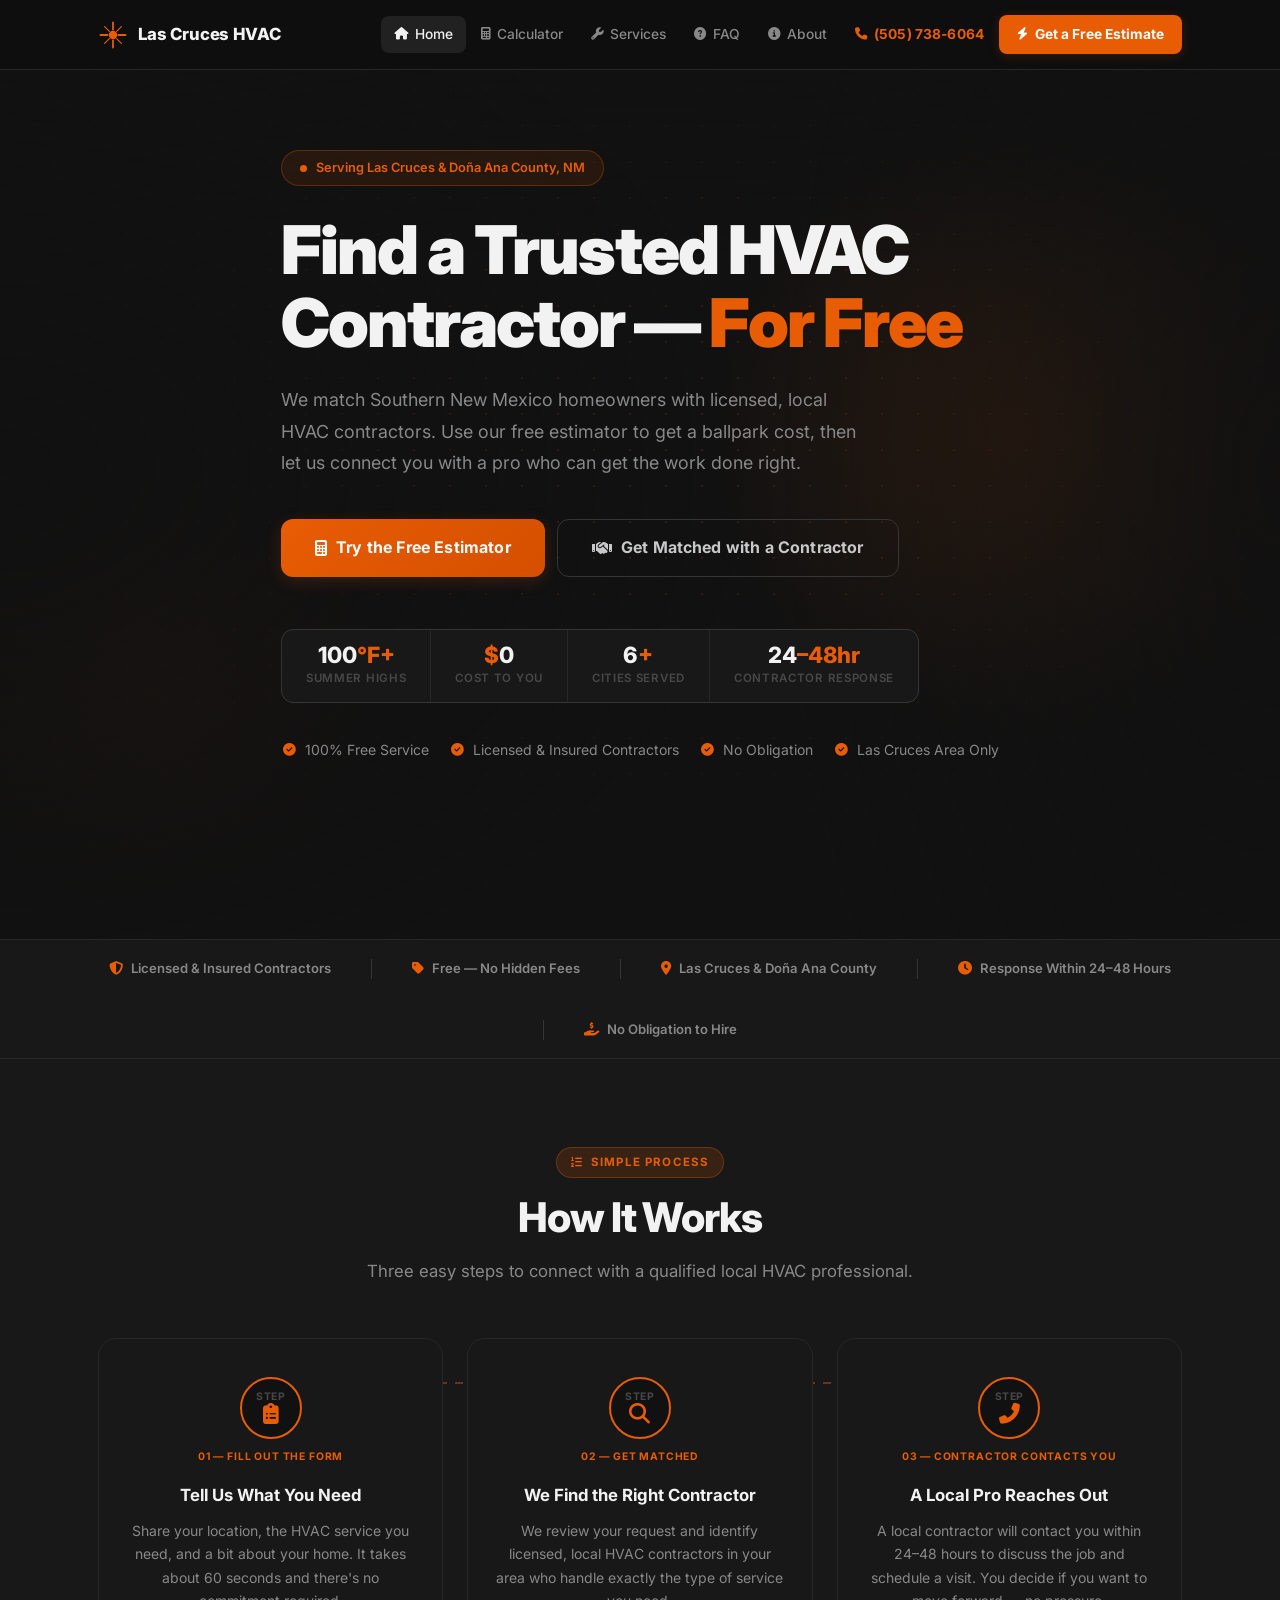
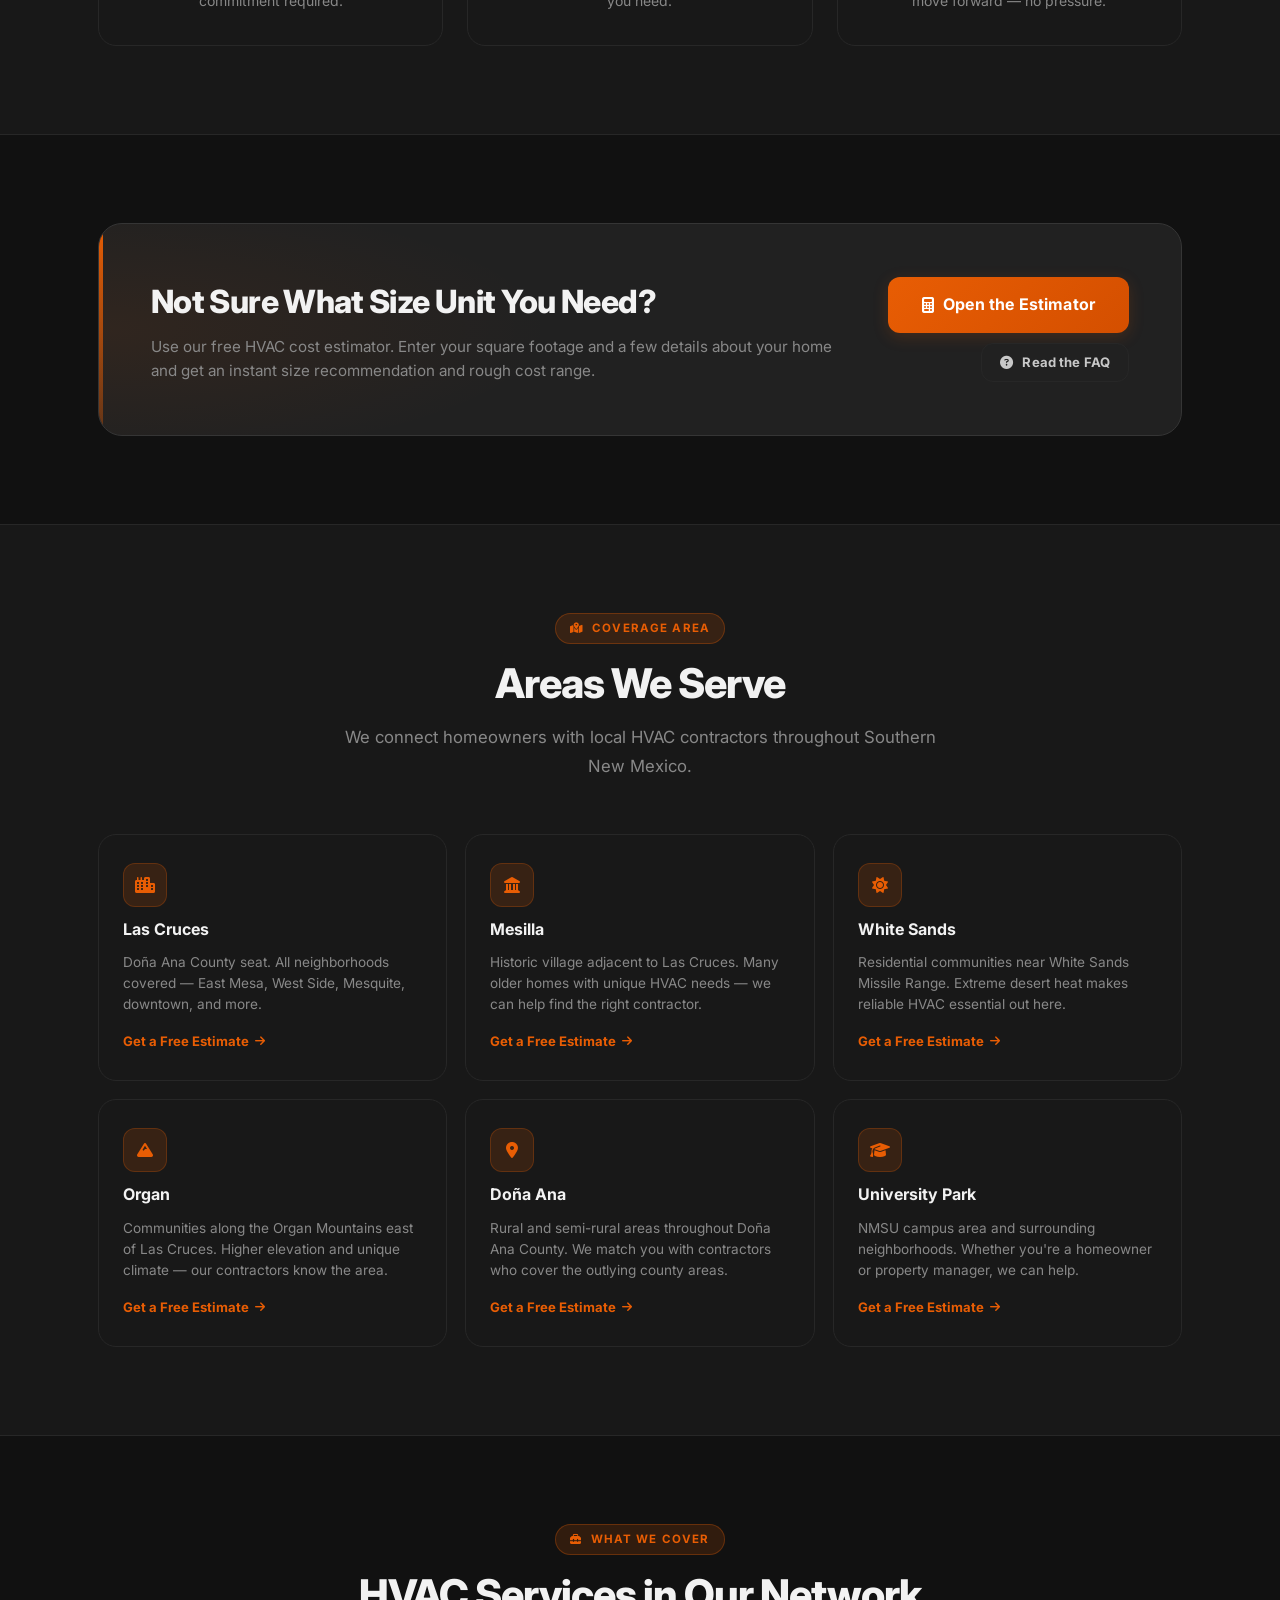
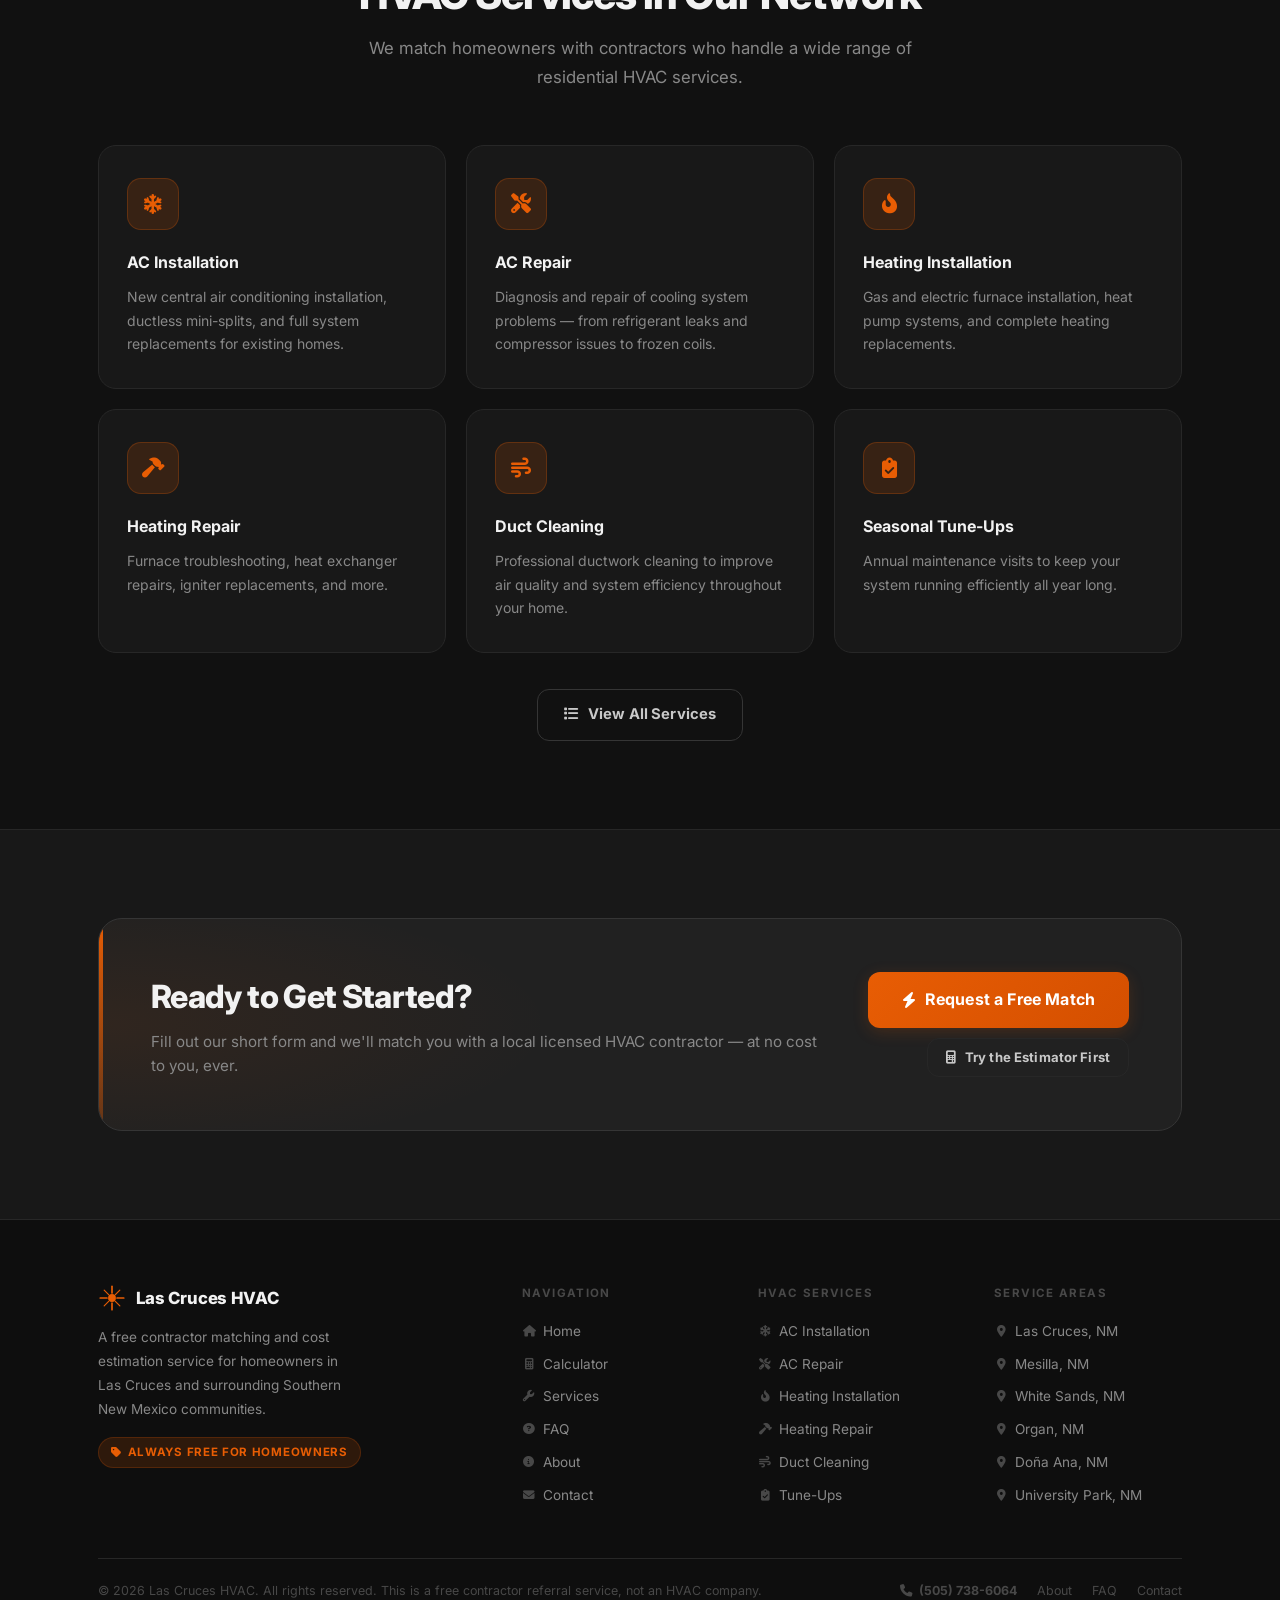
<file: index.html>
<!DOCTYPE html>
<html lang="en">
<head>
  <meta charset="UTF-8">
  <meta name="viewport" content="width=device-width, initial-scale=1.0">
  <title>Las Cruces HVAC | Free Contractor Matching &amp; Cost Estimator</title>
  <meta name="description" content="Connect with licensed local HVAC contractors in Las Cruces, NM. Free cost estimation tool and free contractor matching for Doña Ana County homeowners.">
  <meta name="keywords" content="Las Cruces HVAC, HVAC contractors Las Cruces NM, AC installation, heating repair, Doña Ana County HVAC">
  <link rel="canonical" href="https://lascrucesnmhvac.com/">
  <meta property="og:type" content="website">
  <meta property="og:url" content="https://lascrucesnmhvac.com/">
  <meta property="og:title" content="Las Cruces HVAC | Free Contractor Matching &amp; Cost Estimator">
  <meta property="og:description" content="Connect with licensed local HVAC contractors in Las Cruces, NM. Free cost estimation and contractor matching for Southern New Mexico homeowners.">
  <link rel="preconnect" href="https://fonts.googleapis.com">
  <link rel="preconnect" href="https://fonts.gstatic.com" crossorigin>
  <link href="https://fonts.googleapis.com/css2?family=Inter:wght@400;500;600;700;800;900&display=swap" rel="stylesheet">
  <link rel="stylesheet" href="https://cdnjs.cloudflare.com/ajax/libs/font-awesome/6.5.1/css/all.min.css">
  <link rel="stylesheet" href="styles.css">
</head>
<body>

<!-- ===== NAVBAR ===== -->
<nav class="navbar">
  <div class="nav-container">
    <a href="index.html" class="logo">
      <svg width="30" height="30" viewBox="0 0 50 50" class="zia-icon" aria-hidden="true">
        <circle cx="25" cy="25" r="7" fill="currentColor"/>
        <line x1="25" y1="4" x2="25" y2="16" stroke="currentColor" stroke-width="3" stroke-linecap="round"/>
        <line x1="25" y1="34" x2="25" y2="46" stroke="currentColor" stroke-width="3" stroke-linecap="round"/>
        <line x1="4" y1="25" x2="16" y2="25" stroke="currentColor" stroke-width="3" stroke-linecap="round"/>
        <line x1="34" y1="25" x2="46" y2="25" stroke="currentColor" stroke-width="3" stroke-linecap="round"/>
        <line x1="11" y1="11" x2="19" y2="19" stroke="currentColor" stroke-width="2" stroke-linecap="round"/>
        <line x1="31" y1="31" x2="39" y2="39" stroke="currentColor" stroke-width="2" stroke-linecap="round"/>
        <line x1="39" y1="11" x2="31" y2="19" stroke="currentColor" stroke-width="2" stroke-linecap="round"/>
        <line x1="19" y1="31" x2="11" y2="39" stroke="currentColor" stroke-width="2" stroke-linecap="round"/>
      </svg>
      Las Cruces HVAC
    </a>
    <ul class="nav-menu">
      <li><a href="index.html" class="active"><i class="fa-solid fa-house"></i> Home</a></li>
      <li><a href="calculator.html"><i class="fa-solid fa-calculator"></i> Calculator</a></li>
      <li><a href="services.html"><i class="fa-solid fa-wrench"></i> Services</a></li>
      <li><a href="faq.html"><i class="fa-solid fa-circle-question"></i> FAQ</a></li>
      <li><a href="about.html"><i class="fa-solid fa-info-circle"></i> About</a></li>
      <li><a href="tel:+15057386064" class="nav-phone"><i class="fa-solid fa-phone"></i> (505) 738-6064</a></li>
      <li><a href="contact.html" class="nav-cta"><i class="fa-solid fa-bolt"></i> Get a Free Estimate</a></li>
    </ul>
    <button class="mobile-toggle" aria-label="Toggle navigation"><i class="fa-solid fa-bars"></i></button>
  </div>
</nav>

<!-- ===== HERO ===== -->
<section class="hero">
  <div class="hero-glow-1"></div>
  <div class="hero-glow-2"></div>
  <div class="container">
    <div class="hero-content">
      <div class="hero-badge">
        <span class="dot"></span>
        Serving Las Cruces &amp; Doña Ana County, NM
      </div>

      <h1>Find a Trusted HVAC<br>Contractor — <span class="accent">For Free</span></h1>

      <p class="hero-sub">
        We match Southern New Mexico homeowners with licensed, local HVAC contractors.
        Use our free estimator to get a ballpark cost, then let us connect you with a pro
        who can get the work done right.
      </p>

      <div class="hero-actions">
        <a href="calculator.html" class="btn btn-primary btn-lg">
          <i class="fa-solid fa-calculator"></i> Try the Free Estimator
        </a>
        <a href="contact.html" class="btn btn-outline btn-lg">
          <i class="fa-solid fa-handshake"></i> Get Matched with a Contractor
        </a>
      </div>

      <div class="hero-stats">
        <div class="hero-stat">
          <div class="hero-stat-val">100<span>°F+</span></div>
          <div class="hero-stat-label">Summer Highs</div>
        </div>
        <div class="hero-stat">
          <div class="hero-stat-val"><span>$</span>0</div>
          <div class="hero-stat-label">Cost to You</div>
        </div>
        <div class="hero-stat">
          <div class="hero-stat-val">6<span>+</span></div>
          <div class="hero-stat-label">Cities Served</div>
        </div>
        <div class="hero-stat">
          <div class="hero-stat-val">24<span>–48hr</span></div>
          <div class="hero-stat-label">Contractor Response</div>
        </div>
      </div>

      <div class="hero-checks">
        <div class="hero-check"><i class="fa-solid fa-circle-check"></i> 100% Free Service</div>
        <div class="hero-check"><i class="fa-solid fa-circle-check"></i> Licensed &amp; Insured Contractors</div>
        <div class="hero-check"><i class="fa-solid fa-circle-check"></i> No Obligation</div>
        <div class="hero-check"><i class="fa-solid fa-circle-check"></i> Las Cruces Area Only</div>
      </div>
    </div>
  </div>
</section>

<!-- ===== TRUST STRIP ===== -->
<div class="trust-strip">
  <div class="container">
    <div class="trust-strip-inner">
      <div class="trust-item"><i class="fa-solid fa-shield-halved"></i> Licensed &amp; Insured Contractors</div>
      <div class="trust-sep"></div>
      <div class="trust-item"><i class="fa-solid fa-tag"></i> Free — No Hidden Fees</div>
      <div class="trust-sep"></div>
      <div class="trust-item"><i class="fa-solid fa-location-dot"></i> Las Cruces &amp; Doña Ana County</div>
      <div class="trust-sep"></div>
      <div class="trust-item"><i class="fa-solid fa-clock"></i> Response Within 24–48 Hours</div>
      <div class="trust-sep"></div>
      <div class="trust-item"><i class="fa-solid fa-hand-holding-dollar"></i> No Obligation to Hire</div>
    </div>
  </div>
</div>

<!-- ===== HOW IT WORKS ===== -->
<section style="background:var(--bg-card); border-bottom:1px solid var(--border);">
  <div class="container">
    <div class="text-center fade-up">
      <span class="section-eyebrow"><i class="fa-solid fa-list-ol"></i> Simple Process</span>
      <h2 class="section-title">How It Works</h2>
      <p class="section-sub">Three easy steps to connect with a qualified local HVAC professional.</p>
    </div>
    <div class="steps-grid">
      <div class="step-card fade-up">
        <div class="step-num">
          <div class="step-num-inner">
            <span class="step-n">Step</span>
            <i class="fa-solid fa-clipboard-list step-i"></i>
          </div>
        </div>
        <span class="step-badge">01 — Fill Out the Form</span>
        <h3>Tell Us What You Need</h3>
        <p>Share your location, the HVAC service you need, and a bit about your home. It takes about 60 seconds and there's no commitment required.</p>
      </div>
      <div class="step-card fade-up">
        <div class="step-num">
          <div class="step-num-inner">
            <span class="step-n">Step</span>
            <i class="fa-solid fa-magnifying-glass step-i"></i>
          </div>
        </div>
        <span class="step-badge">02 — Get Matched</span>
        <h3>We Find the Right Contractor</h3>
        <p>We review your request and identify licensed, local HVAC contractors in your area who handle exactly the type of service you need.</p>
      </div>
      <div class="step-card fade-up">
        <div class="step-num">
          <div class="step-num-inner">
            <span class="step-n">Step</span>
            <i class="fa-solid fa-phone-flip step-i"></i>
          </div>
        </div>
        <span class="step-badge">03 — Contractor Contacts You</span>
        <h3>A Local Pro Reaches Out</h3>
        <p>A local contractor will contact you within 24–48 hours to discuss the job and schedule a visit. You decide if you want to move forward — no pressure.</p>
      </div>
    </div>
  </div>
</section>

<!-- ===== CALCULATOR PROMO ===== -->
<section>
  <div class="container">
    <div class="cta-banner fade-up">
      <div>
        <h2>Not Sure What Size Unit You Need?</h2>
        <p>Use our free HVAC cost estimator. Enter your square footage and a few details about your home and get an instant size recommendation and rough cost range.</p>
      </div>
      <div class="cta-banner-actions">
        <a href="calculator.html" class="btn btn-primary btn-lg">
          <i class="fa-solid fa-calculator"></i> Open the Estimator
        </a>
        <a href="faq.html" class="btn btn-ghost btn-sm">
          <i class="fa-solid fa-circle-question"></i> Read the FAQ
        </a>
      </div>
    </div>
  </div>
</section>

<!-- ===== SERVICE AREAS ===== -->
<section style="background:var(--bg-card); border-top:1px solid var(--border); border-bottom:1px solid var(--border);">
  <div class="container">
    <div class="text-center fade-up">
      <span class="section-eyebrow"><i class="fa-solid fa-map-location-dot"></i> Coverage Area</span>
      <h2 class="section-title">Areas We Serve</h2>
      <p class="section-sub">We connect homeowners with local HVAC contractors throughout Southern New Mexico.</p>
    </div>
    <div class="cities-grid">
      <div class="city-card fade-up">
        <div class="city-icon"><i class="fa-solid fa-city"></i></div>
        <h3>Las Cruces</h3>
        <p>Doña Ana County seat. All neighborhoods covered — East Mesa, West Side, Mesquite, downtown, and more.</p>
        <a href="contact.html" class="city-link">Get a Free Estimate <i class="fa-solid fa-arrow-right"></i></a>
      </div>
      <div class="city-card fade-up">
        <div class="city-icon"><i class="fa-solid fa-landmark"></i></div>
        <h3>Mesilla</h3>
        <p>Historic village adjacent to Las Cruces. Many older homes with unique HVAC needs — we can help find the right contractor.</p>
        <a href="contact.html" class="city-link">Get a Free Estimate <i class="fa-solid fa-arrow-right"></i></a>
      </div>
      <div class="city-card fade-up">
        <div class="city-icon"><i class="fa-solid fa-sun"></i></div>
        <h3>White Sands</h3>
        <p>Residential communities near White Sands Missile Range. Extreme desert heat makes reliable HVAC essential out here.</p>
        <a href="contact.html" class="city-link">Get a Free Estimate <i class="fa-solid fa-arrow-right"></i></a>
      </div>
      <div class="city-card fade-up">
        <div class="city-icon"><i class="fa-solid fa-mountain"></i></div>
        <h3>Organ</h3>
        <p>Communities along the Organ Mountains east of Las Cruces. Higher elevation and unique climate — our contractors know the area.</p>
        <a href="contact.html" class="city-link">Get a Free Estimate <i class="fa-solid fa-arrow-right"></i></a>
      </div>
      <div class="city-card fade-up">
        <div class="city-icon"><i class="fa-solid fa-location-dot"></i></div>
        <h3>Doña Ana</h3>
        <p>Rural and semi-rural areas throughout Doña Ana County. We match you with contractors who cover the outlying county areas.</p>
        <a href="contact.html" class="city-link">Get a Free Estimate <i class="fa-solid fa-arrow-right"></i></a>
      </div>
      <div class="city-card fade-up">
        <div class="city-icon"><i class="fa-solid fa-graduation-cap"></i></div>
        <h3>University Park</h3>
        <p>NMSU campus area and surrounding neighborhoods. Whether you're a homeowner or property manager, we can help.</p>
        <a href="contact.html" class="city-link">Get a Free Estimate <i class="fa-solid fa-arrow-right"></i></a>
      </div>
    </div>
  </div>
</section>

<!-- ===== SERVICES SNAPSHOT ===== -->
<section>
  <div class="container">
    <div class="text-center fade-up">
      <span class="section-eyebrow"><i class="fa-solid fa-toolbox"></i> What We Cover</span>
      <h2 class="section-title">HVAC Services in Our Network</h2>
      <p class="section-sub">We match homeowners with contractors who handle a wide range of residential HVAC services.</p>
    </div>
    <div class="services-grid">
      <div class="service-card fade-up">
        <div class="icon-box"><i class="fa-solid fa-snowflake"></i></div>
        <h3>AC Installation</h3>
        <p>New central air conditioning installation, ductless mini-splits, and full system replacements for existing homes.</p>
      </div>
      <div class="service-card fade-up">
        <div class="icon-box"><i class="fa-solid fa-screwdriver-wrench"></i></div>
        <h3>AC Repair</h3>
        <p>Diagnosis and repair of cooling system problems — from refrigerant leaks and compressor issues to frozen coils.</p>
      </div>
      <div class="service-card fade-up">
        <div class="icon-box"><i class="fa-solid fa-fire-flame-curved"></i></div>
        <h3>Heating Installation</h3>
        <p>Gas and electric furnace installation, heat pump systems, and complete heating replacements.</p>
      </div>
      <div class="service-card fade-up">
        <div class="icon-box"><i class="fa-solid fa-hammer"></i></div>
        <h3>Heating Repair</h3>
        <p>Furnace troubleshooting, heat exchanger repairs, igniter replacements, and more.</p>
      </div>
      <div class="service-card fade-up">
        <div class="icon-box"><i class="fa-solid fa-wind"></i></div>
        <h3>Duct Cleaning</h3>
        <p>Professional ductwork cleaning to improve air quality and system efficiency throughout your home.</p>
      </div>
      <div class="service-card fade-up">
        <div class="icon-box"><i class="fa-solid fa-clipboard-check"></i></div>
        <h3>Seasonal Tune-Ups</h3>
        <p>Annual maintenance visits to keep your system running efficiently all year long.</p>
      </div>
    </div>
    <div style="text-align:center; margin-top:36px;">
      <a href="services.html" class="btn btn-outline">
        <i class="fa-solid fa-list"></i> View All Services
      </a>
    </div>
  </div>
</section>

<!-- ===== FINAL CTA ===== -->
<section style="background:var(--bg-card); border-top:1px solid var(--border);">
  <div class="container">
    <div class="cta-banner fade-up">
      <div>
        <h2>Ready to Get Started?</h2>
        <p>Fill out our short form and we'll match you with a local licensed HVAC contractor — at no cost to you, ever.</p>
      </div>
      <div class="cta-banner-actions">
        <a href="contact.html" class="btn btn-primary btn-lg">
          <i class="fa-solid fa-bolt"></i> Request a Free Match
        </a>
        <a href="calculator.html" class="btn btn-ghost btn-sm">
          <i class="fa-solid fa-calculator"></i> Try the Estimator First
        </a>
      </div>
    </div>
  </div>
</section>

<!-- ===== FOOTER ===== -->
<footer class="footer">
  <div class="container">
    <div class="footer-grid">
      <div class="footer-brand">
        <a href="index.html" class="logo">
          <svg width="28" height="28" viewBox="0 0 50 50" class="zia-icon" aria-hidden="true">
            <circle cx="25" cy="25" r="7" fill="currentColor"/>
            <line x1="25" y1="4" x2="25" y2="16" stroke="currentColor" stroke-width="3" stroke-linecap="round"/>
            <line x1="25" y1="34" x2="25" y2="46" stroke="currentColor" stroke-width="3" stroke-linecap="round"/>
            <line x1="4" y1="25" x2="16" y2="25" stroke="currentColor" stroke-width="3" stroke-linecap="round"/>
            <line x1="34" y1="25" x2="46" y2="25" stroke="currentColor" stroke-width="3" stroke-linecap="round"/>
            <line x1="11" y1="11" x2="19" y2="19" stroke="currentColor" stroke-width="2" stroke-linecap="round"/>
            <line x1="31" y1="31" x2="39" y2="39" stroke="currentColor" stroke-width="2" stroke-linecap="round"/>
            <line x1="39" y1="11" x2="31" y2="19" stroke="currentColor" stroke-width="2" stroke-linecap="round"/>
            <line x1="19" y1="31" x2="11" y2="39" stroke="currentColor" stroke-width="2" stroke-linecap="round"/>
          </svg>
          Las Cruces HVAC
        </a>
        <p>A free contractor matching and cost estimation service for homeowners in Las Cruces and surrounding Southern New Mexico communities.</p>
        <div class="footer-tagline"><i class="fa-solid fa-tag"></i> Always Free for Homeowners</div>
      </div>
      <div class="footer-col">
        <h4>Navigation</h4>
        <ul>
          <li><a href="index.html"><i class="fa-solid fa-house"></i> Home</a></li>
          <li><a href="calculator.html"><i class="fa-solid fa-calculator"></i> Calculator</a></li>
          <li><a href="services.html"><i class="fa-solid fa-wrench"></i> Services</a></li>
          <li><a href="faq.html"><i class="fa-solid fa-circle-question"></i> FAQ</a></li>
          <li><a href="about.html"><i class="fa-solid fa-info-circle"></i> About</a></li>
          <li><a href="contact.html"><i class="fa-solid fa-envelope"></i> Contact</a></li>
        </ul>
      </div>
      <div class="footer-col">
        <h4>HVAC Services</h4>
        <ul>
          <li><span><i class="fa-solid fa-snowflake"></i> AC Installation</span></li>
          <li><span><i class="fa-solid fa-screwdriver-wrench"></i> AC Repair</span></li>
          <li><span><i class="fa-solid fa-fire-flame-curved"></i> Heating Installation</span></li>
          <li><span><i class="fa-solid fa-hammer"></i> Heating Repair</span></li>
          <li><span><i class="fa-solid fa-wind"></i> Duct Cleaning</span></li>
          <li><span><i class="fa-solid fa-clipboard-check"></i> Tune-Ups</span></li>
        </ul>
      </div>
      <div class="footer-col">
        <h4>Service Areas</h4>
        <ul>
          <li><span><i class="fa-solid fa-location-dot"></i> Las Cruces, NM</span></li>
          <li><span><i class="fa-solid fa-location-dot"></i> Mesilla, NM</span></li>
          <li><span><i class="fa-solid fa-location-dot"></i> White Sands, NM</span></li>
          <li><span><i class="fa-solid fa-location-dot"></i> Organ, NM</span></li>
          <li><span><i class="fa-solid fa-location-dot"></i> Doña Ana, NM</span></li>
          <li><span><i class="fa-solid fa-location-dot"></i> University Park, NM</span></li>
        </ul>
      </div>
    </div>
    <div class="footer-bottom">
      <p>&copy; 2026 Las Cruces HVAC. All rights reserved. This is a free contractor referral service, not an HVAC company.</p>
      <div class="footer-bottom-links">
        <a href="tel:+15057386064" class="footer-phone"><i class="fa-solid fa-phone"></i> (505) 738-6064</a>
        <a href="about.html">About</a>
        <a href="faq.html">FAQ</a>
        <a href="contact.html">Contact</a>
      </div>
    </div>
  </div>
</footer>

<script src="script.js"></script>
</body>
</html>
</file>
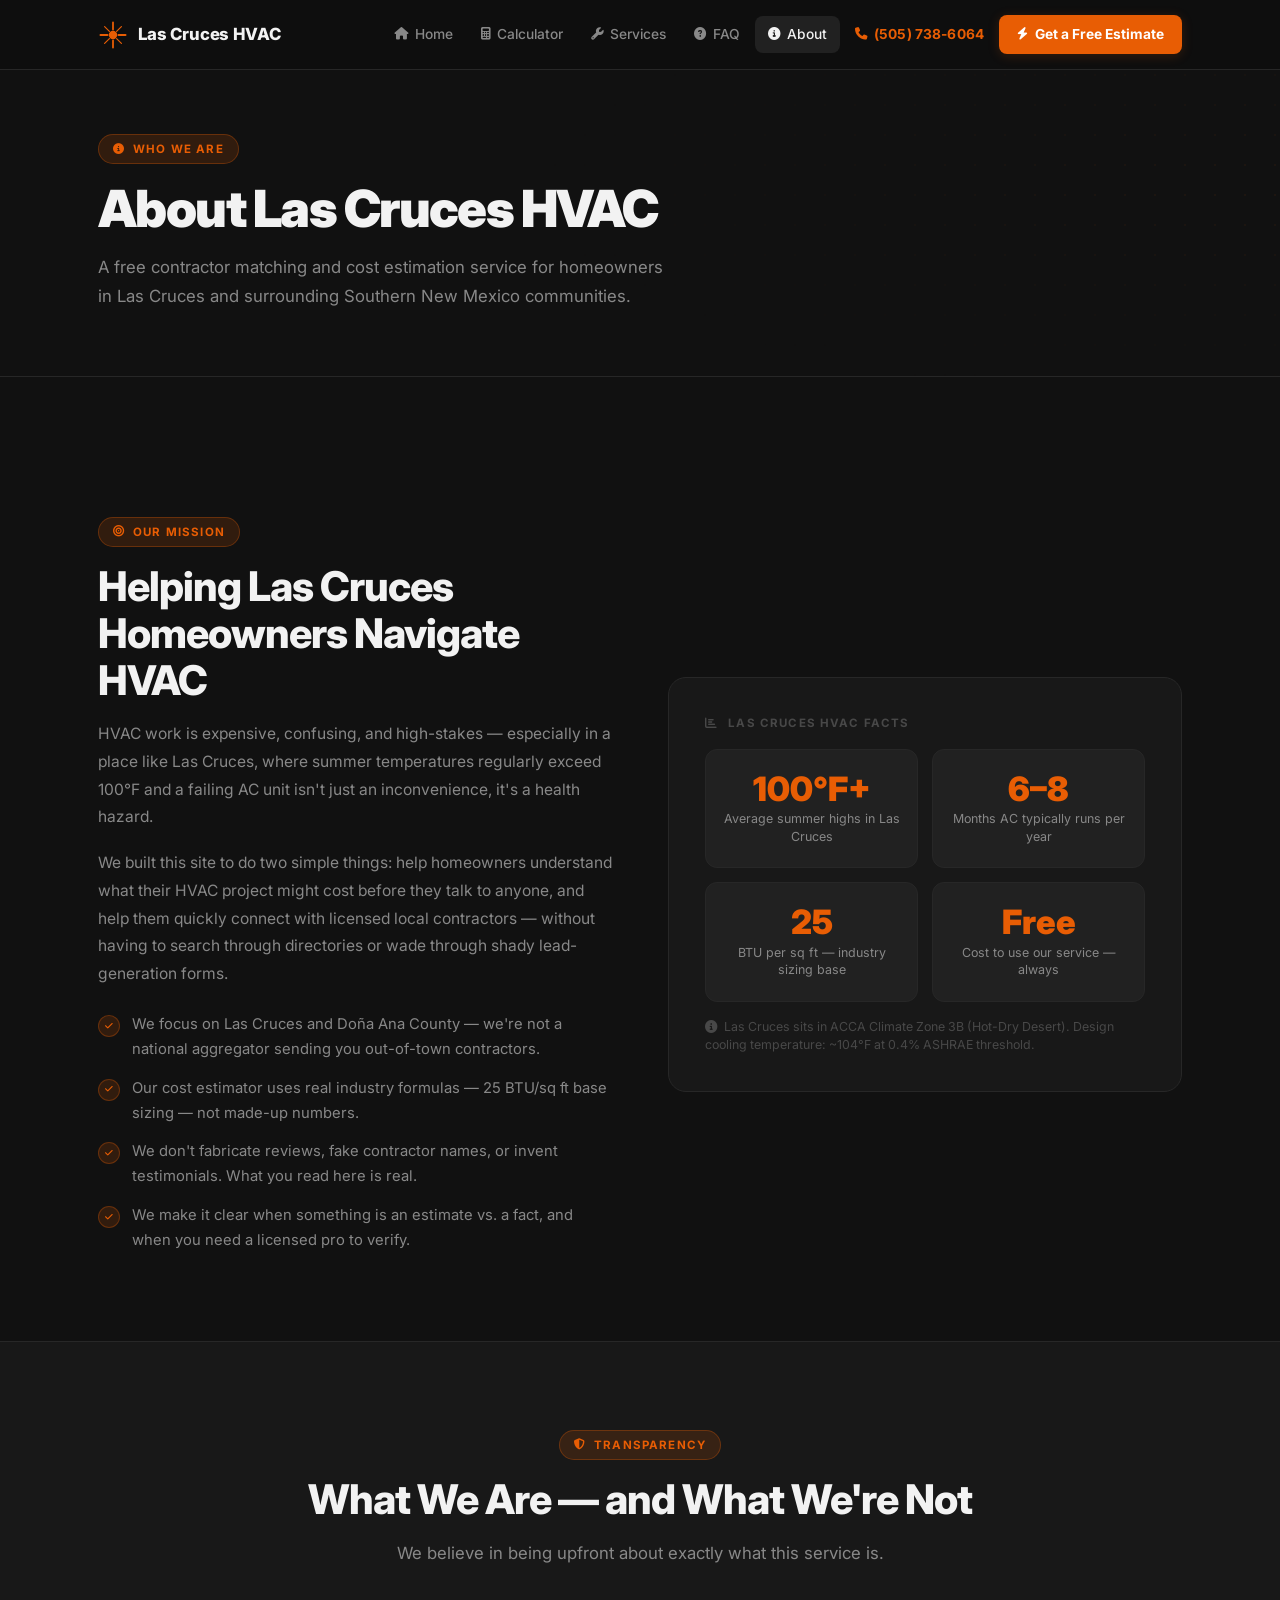
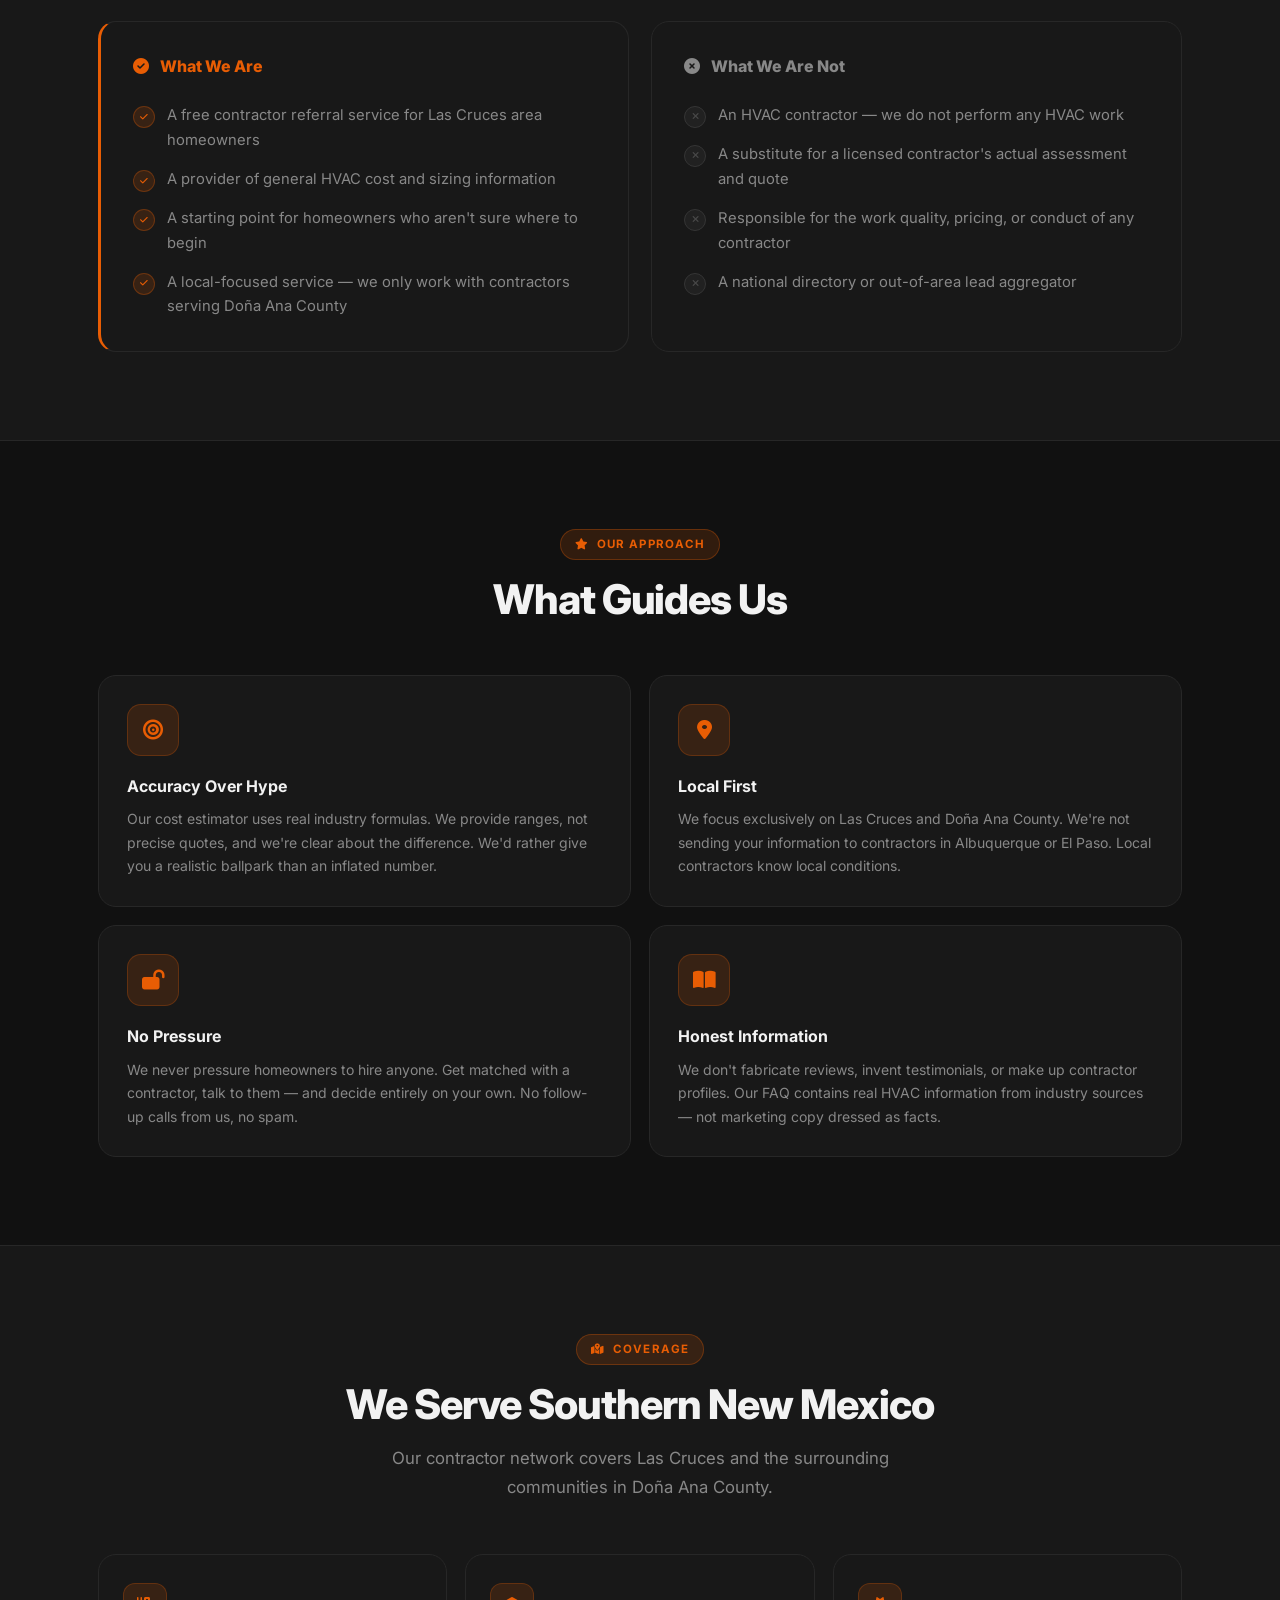
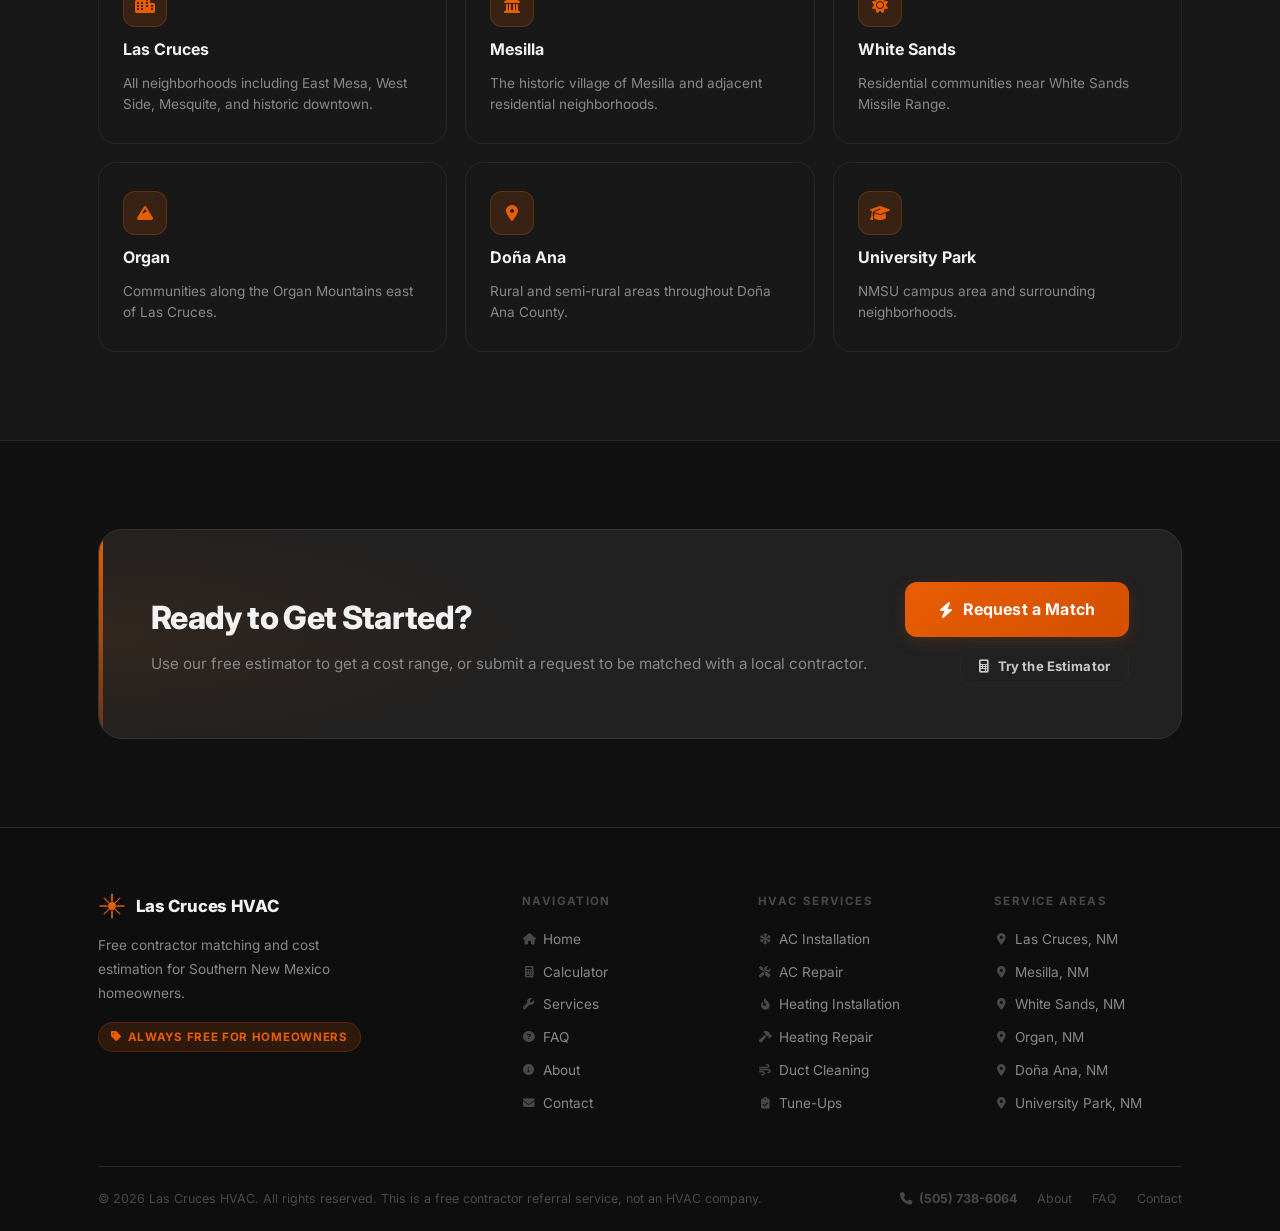
<file: about.html>
<!DOCTYPE html>
<html lang="en">
<head>
  <meta charset="UTF-8">
  <meta name="viewport" content="width=device-width, initial-scale=1.0">
  <title>About Us | Las Cruces HVAC</title>
  <meta name="description" content="Learn about Las Cruces HVAC — a free contractor matching and cost estimation service for homeowners in Las Cruces, NM and surrounding Southern New Mexico communities.">
  <link rel="preconnect" href="https://fonts.googleapis.com">
  <link rel="preconnect" href="https://fonts.gstatic.com" crossorigin>
  <link href="https://fonts.googleapis.com/css2?family=Inter:wght@400;500;600;700;800;900&display=swap" rel="stylesheet">
  <link rel="stylesheet" href="https://cdnjs.cloudflare.com/ajax/libs/font-awesome/6.5.1/css/all.min.css">
  <link rel="stylesheet" href="styles.css">
</head>
<body>

<!-- NAVBAR -->
<nav class="navbar">
  <div class="nav-container">
    <a href="index.html" class="logo">
      <svg width="30" height="30" viewBox="0 0 50 50" class="zia-icon" aria-hidden="true">
        <circle cx="25" cy="25" r="7" fill="currentColor"/>
        <line x1="25" y1="4" x2="25" y2="16" stroke="currentColor" stroke-width="3" stroke-linecap="round"/>
        <line x1="25" y1="34" x2="25" y2="46" stroke="currentColor" stroke-width="3" stroke-linecap="round"/>
        <line x1="4" y1="25" x2="16" y2="25" stroke="currentColor" stroke-width="3" stroke-linecap="round"/>
        <line x1="34" y1="25" x2="46" y2="25" stroke="currentColor" stroke-width="3" stroke-linecap="round"/>
        <line x1="11" y1="11" x2="19" y2="19" stroke="currentColor" stroke-width="2" stroke-linecap="round"/>
        <line x1="31" y1="31" x2="39" y2="39" stroke="currentColor" stroke-width="2" stroke-linecap="round"/>
        <line x1="39" y1="11" x2="31" y2="19" stroke="currentColor" stroke-width="2" stroke-linecap="round"/>
        <line x1="19" y1="31" x2="11" y2="39" stroke="currentColor" stroke-width="2" stroke-linecap="round"/>
      </svg>
      Las Cruces HVAC
    </a>
    <ul class="nav-menu">
      <li><a href="index.html"><i class="fa-solid fa-house"></i> Home</a></li>
      <li><a href="calculator.html"><i class="fa-solid fa-calculator"></i> Calculator</a></li>
      <li><a href="services.html"><i class="fa-solid fa-wrench"></i> Services</a></li>
      <li><a href="faq.html"><i class="fa-solid fa-circle-question"></i> FAQ</a></li>
      <li><a href="about.html" class="active"><i class="fa-solid fa-info-circle"></i> About</a></li>
      <li><a href="tel:+15057386064" class="nav-phone"><i class="fa-solid fa-phone"></i> (505) 738-6064</a></li>
      <li><a href="contact.html" class="nav-cta"><i class="fa-solid fa-bolt"></i> Get a Free Estimate</a></li>
    </ul>
    <button class="mobile-toggle" aria-label="Toggle navigation"><i class="fa-solid fa-bars"></i></button>
  </div>
</nav>

<!-- PAGE HEADER -->
<div class="page-header">
  <div class="container">
    <span class="section-eyebrow"><i class="fa-solid fa-info-circle"></i> Who We Are</span>
    <h1>About Las Cruces HVAC</h1>
    <p>A free contractor matching and cost estimation service for homeowners in Las Cruces and surrounding Southern New Mexico communities.</p>
  </div>
</div>

<!-- ABOUT INTRO -->
<section>
  <div class="container">
    <div class="about-intro-grid">
      <div class="fade-up">
        <span class="section-eyebrow"><i class="fa-solid fa-bullseye"></i> Our Mission</span>
        <h2 class="section-title">Helping Las Cruces Homeowners Navigate HVAC</h2>
        <p style="color:var(--text-muted); line-height:1.78; margin-bottom:18px; font-size:0.975rem;">
          HVAC work is expensive, confusing, and high-stakes — especially in a place like Las Cruces, where summer temperatures regularly exceed 100°F and a failing AC unit isn't just an inconvenience, it's a health hazard.
        </p>
        <p style="color:var(--text-muted); line-height:1.78; margin-bottom:24px; font-size:0.975rem;">
          We built this site to do two simple things: help homeowners understand what their HVAC project might cost before they talk to anyone, and help them quickly connect with licensed local contractors — without having to search through directories or wade through shady lead-generation forms.
        </p>

        <div class="about-list">
          <div class="about-list-item">
            <span class="about-check"><i class="fa-solid fa-check"></i></span>
            <p>We focus on Las Cruces and Doña Ana County — we're not a national aggregator sending you out-of-town contractors.</p>
          </div>
          <div class="about-list-item">
            <span class="about-check"><i class="fa-solid fa-check"></i></span>
            <p>Our cost estimator uses real industry formulas — 25 BTU/sq ft base sizing — not made-up numbers.</p>
          </div>
          <div class="about-list-item">
            <span class="about-check"><i class="fa-solid fa-check"></i></span>
            <p>We don't fabricate reviews, fake contractor names, or invent testimonials. What you read here is real.</p>
          </div>
          <div class="about-list-item">
            <span class="about-check"><i class="fa-solid fa-check"></i></span>
            <p>We make it clear when something is an estimate vs. a fact, and when you need a licensed pro to verify.</p>
          </div>
        </div>
      </div>

      <div class="about-visual fade-up">
        <p style="font-size:0.72rem; font-weight:700; letter-spacing:0.1em; text-transform:uppercase; color:var(--text-dim); margin-bottom:16px;">
          <i class="fa-solid fa-chart-bar" style="margin-right:6px;"></i> Las Cruces HVAC Facts
        </p>
        <div class="stats-2col">
          <div class="stat-block">
            <div class="stat-num">100°F+</div>
            <div class="stat-label">Average summer highs in Las Cruces</div>
          </div>
          <div class="stat-block">
            <div class="stat-num">6–8</div>
            <div class="stat-label">Months AC typically runs per year</div>
          </div>
          <div class="stat-block">
            <div class="stat-num">25</div>
            <div class="stat-label">BTU per sq ft — industry sizing base</div>
          </div>
          <div class="stat-block">
            <div class="stat-num">Free</div>
            <div class="stat-label">Cost to use our service — always</div>
          </div>
        </div>
        <p style="font-size:0.775rem; color:var(--text-dim); margin-top:16px; line-height:1.5;">
          <i class="fa-solid fa-circle-info" style="margin-right:4px;"></i>
          Las Cruces sits in ACCA Climate Zone 3B (Hot-Dry Desert). Design cooling temperature: ~104°F at 0.4% ASHRAE threshold.
        </p>
      </div>
    </div>
  </div>
</section>

<!-- WHAT WE ARE / AREN'T -->
<section style="background:var(--bg-card); border-top:1px solid var(--border); border-bottom:1px solid var(--border);">
  <div class="container">
    <div class="text-center fade-up">
      <span class="section-eyebrow"><i class="fa-solid fa-shield-halved"></i> Transparency</span>
      <h2 class="section-title">What We Are — and What We're Not</h2>
      <p class="section-sub">We believe in being upfront about exactly what this service is.</p>
    </div>

    <div style="display:grid; grid-template-columns:1fr 1fr; gap:22px; margin-top:52px;">
      <div class="card fade-up" style="border-left:3px solid var(--accent);">
        <h3 style="font-size:1rem; font-weight:800; margin-bottom:20px; color:var(--accent);">
          <i class="fa-solid fa-circle-check" style="margin-right:8px;"></i> What We Are
        </h3>
        <div class="about-list">
          <div class="about-list-item">
            <span class="about-check"><i class="fa-solid fa-check"></i></span>
            <p>A free contractor referral service for Las Cruces area homeowners</p>
          </div>
          <div class="about-list-item">
            <span class="about-check"><i class="fa-solid fa-check"></i></span>
            <p>A provider of general HVAC cost and sizing information</p>
          </div>
          <div class="about-list-item">
            <span class="about-check"><i class="fa-solid fa-check"></i></span>
            <p>A starting point for homeowners who aren't sure where to begin</p>
          </div>
          <div class="about-list-item">
            <span class="about-check"><i class="fa-solid fa-check"></i></span>
            <p>A local-focused service — we only work with contractors serving Doña Ana County</p>
          </div>
        </div>
      </div>

      <div class="card fade-up">
        <h3 style="font-size:1rem; font-weight:800; margin-bottom:20px; color:var(--text-muted);">
          <i class="fa-solid fa-circle-xmark" style="margin-right:8px;"></i> What We Are Not
        </h3>
        <div class="about-list">
          <div class="about-list-item">
            <span style="width:22px; height:22px; border-radius:50%; background:var(--bg-raised); border:1px solid var(--border-mid); display:flex; align-items:center; justify-content:center; font-size:0.6rem; color:var(--text-dim); flex-shrink:0; margin-top:3px;">
              <i class="fa-solid fa-xmark"></i>
            </span>
            <p>An HVAC contractor — we do not perform any HVAC work</p>
          </div>
          <div class="about-list-item">
            <span style="width:22px; height:22px; border-radius:50%; background:var(--bg-raised); border:1px solid var(--border-mid); display:flex; align-items:center; justify-content:center; font-size:0.6rem; color:var(--text-dim); flex-shrink:0; margin-top:3px;">
              <i class="fa-solid fa-xmark"></i>
            </span>
            <p>A substitute for a licensed contractor's actual assessment and quote</p>
          </div>
          <div class="about-list-item">
            <span style="width:22px; height:22px; border-radius:50%; background:var(--bg-raised); border:1px solid var(--border-mid); display:flex; align-items:center; justify-content:center; font-size:0.6rem; color:var(--text-dim); flex-shrink:0; margin-top:3px;">
              <i class="fa-solid fa-xmark"></i>
            </span>
            <p>Responsible for the work quality, pricing, or conduct of any contractor</p>
          </div>
          <div class="about-list-item">
            <span style="width:22px; height:22px; border-radius:50%; background:var(--bg-raised); border:1px solid var(--border-mid); display:flex; align-items:center; justify-content:center; font-size:0.6rem; color:var(--text-dim); flex-shrink:0; margin-top:3px;">
              <i class="fa-solid fa-xmark"></i>
            </span>
            <p>A national directory or out-of-area lead aggregator</p>
          </div>
        </div>
      </div>
    </div>
  </div>
</section>

<!-- OUR VALUES -->
<section>
  <div class="container">
    <div class="text-center fade-up">
      <span class="section-eyebrow"><i class="fa-solid fa-star"></i> Our Approach</span>
      <h2 class="section-title">What Guides Us</h2>
    </div>

    <div class="values-grid">
      <div class="value-card fade-up">
        <div class="icon-box" style="margin-bottom:18px;"><i class="fa-solid fa-bullseye"></i></div>
        <h3>Accuracy Over Hype</h3>
        <p>Our cost estimator uses real industry formulas. We provide ranges, not precise quotes, and we're clear about the difference. We'd rather give you a realistic ballpark than an inflated number.</p>
      </div>
      <div class="value-card fade-up">
        <div class="icon-box" style="margin-bottom:18px;"><i class="fa-solid fa-location-dot"></i></div>
        <h3>Local First</h3>
        <p>We focus exclusively on Las Cruces and Doña Ana County. We're not sending your information to contractors in Albuquerque or El Paso. Local contractors know local conditions.</p>
      </div>
      <div class="value-card fade-up">
        <div class="icon-box" style="margin-bottom:18px;"><i class="fa-solid fa-lock-open"></i></div>
        <h3>No Pressure</h3>
        <p>We never pressure homeowners to hire anyone. Get matched with a contractor, talk to them — and decide entirely on your own. No follow-up calls from us, no spam.</p>
      </div>
      <div class="value-card fade-up">
        <div class="icon-box" style="margin-bottom:18px;"><i class="fa-solid fa-book-open"></i></div>
        <h3>Honest Information</h3>
        <p>We don't fabricate reviews, invent testimonials, or make up contractor profiles. Our FAQ contains real HVAC information from industry sources — not marketing copy dressed as facts.</p>
      </div>
    </div>
  </div>
</section>

<!-- SERVICE AREAS -->
<section style="background:var(--bg-card); border-top:1px solid var(--border); border-bottom:1px solid var(--border);">
  <div class="container">
    <div class="text-center fade-up">
      <span class="section-eyebrow"><i class="fa-solid fa-map-location-dot"></i> Coverage</span>
      <h2 class="section-title">We Serve Southern New Mexico</h2>
      <p class="section-sub">Our contractor network covers Las Cruces and the surrounding communities in Doña Ana County.</p>
    </div>
    <div class="cities-grid">
      <div class="city-card fade-up">
        <div class="city-icon"><i class="fa-solid fa-city"></i></div>
        <h3>Las Cruces</h3>
        <p>All neighborhoods including East Mesa, West Side, Mesquite, and historic downtown.</p>
      </div>
      <div class="city-card fade-up">
        <div class="city-icon"><i class="fa-solid fa-landmark"></i></div>
        <h3>Mesilla</h3>
        <p>The historic village of Mesilla and adjacent residential neighborhoods.</p>
      </div>
      <div class="city-card fade-up">
        <div class="city-icon"><i class="fa-solid fa-sun"></i></div>
        <h3>White Sands</h3>
        <p>Residential communities near White Sands Missile Range.</p>
      </div>
      <div class="city-card fade-up">
        <div class="city-icon"><i class="fa-solid fa-mountain"></i></div>
        <h3>Organ</h3>
        <p>Communities along the Organ Mountains east of Las Cruces.</p>
      </div>
      <div class="city-card fade-up">
        <div class="city-icon"><i class="fa-solid fa-location-dot"></i></div>
        <h3>Doña Ana</h3>
        <p>Rural and semi-rural areas throughout Doña Ana County.</p>
      </div>
      <div class="city-card fade-up">
        <div class="city-icon"><i class="fa-solid fa-graduation-cap"></i></div>
        <h3>University Park</h3>
        <p>NMSU campus area and surrounding neighborhoods.</p>
      </div>
    </div>
  </div>
</section>

<!-- CTA -->
<section>
  <div class="container">
    <div class="cta-banner fade-up">
      <div>
        <h2>Ready to Get Started?</h2>
        <p>Use our free estimator to get a cost range, or submit a request to be matched with a local contractor.</p>
      </div>
      <div class="cta-banner-actions">
        <a href="contact.html" class="btn btn-primary btn-lg">
          <i class="fa-solid fa-bolt"></i> Request a Match
        </a>
        <a href="calculator.html" class="btn btn-ghost btn-sm">
          <i class="fa-solid fa-calculator"></i> Try the Estimator
        </a>
      </div>
    </div>
  </div>
</section>

<!-- FOOTER -->
<footer class="footer">
  <div class="container">
    <div class="footer-grid">
      <div class="footer-brand">
        <a href="index.html" class="logo">
          <svg width="28" height="28" viewBox="0 0 50 50" class="zia-icon" aria-hidden="true">
            <circle cx="25" cy="25" r="7" fill="currentColor"/>
            <line x1="25" y1="4" x2="25" y2="16" stroke="currentColor" stroke-width="3" stroke-linecap="round"/>
            <line x1="25" y1="34" x2="25" y2="46" stroke="currentColor" stroke-width="3" stroke-linecap="round"/>
            <line x1="4" y1="25" x2="16" y2="25" stroke="currentColor" stroke-width="3" stroke-linecap="round"/>
            <line x1="34" y1="25" x2="46" y2="25" stroke="currentColor" stroke-width="3" stroke-linecap="round"/>
            <line x1="11" y1="11" x2="19" y2="19" stroke="currentColor" stroke-width="2" stroke-linecap="round"/>
            <line x1="31" y1="31" x2="39" y2="39" stroke="currentColor" stroke-width="2" stroke-linecap="round"/>
            <line x1="39" y1="11" x2="31" y2="19" stroke="currentColor" stroke-width="2" stroke-linecap="round"/>
            <line x1="19" y1="31" x2="11" y2="39" stroke="currentColor" stroke-width="2" stroke-linecap="round"/>
          </svg>
          Las Cruces HVAC
        </a>
        <p>Free contractor matching and cost estimation for Southern New Mexico homeowners.</p>
        <div class="footer-tagline"><i class="fa-solid fa-tag"></i> Always Free for Homeowners</div>
      </div>
      <div class="footer-col">
        <h4>Navigation</h4>
        <ul>
          <li><a href="index.html"><i class="fa-solid fa-house"></i> Home</a></li>
          <li><a href="calculator.html"><i class="fa-solid fa-calculator"></i> Calculator</a></li>
          <li><a href="services.html"><i class="fa-solid fa-wrench"></i> Services</a></li>
          <li><a href="faq.html"><i class="fa-solid fa-circle-question"></i> FAQ</a></li>
          <li><a href="about.html"><i class="fa-solid fa-info-circle"></i> About</a></li>
          <li><a href="contact.html"><i class="fa-solid fa-envelope"></i> Contact</a></li>
        </ul>
      </div>
      <div class="footer-col">
        <h4>HVAC Services</h4>
        <ul>
          <li><span><i class="fa-solid fa-snowflake"></i> AC Installation</span></li>
          <li><span><i class="fa-solid fa-screwdriver-wrench"></i> AC Repair</span></li>
          <li><span><i class="fa-solid fa-fire-flame-curved"></i> Heating Installation</span></li>
          <li><span><i class="fa-solid fa-hammer"></i> Heating Repair</span></li>
          <li><span><i class="fa-solid fa-wind"></i> Duct Cleaning</span></li>
          <li><span><i class="fa-solid fa-clipboard-check"></i> Tune-Ups</span></li>
        </ul>
      </div>
      <div class="footer-col">
        <h4>Service Areas</h4>
        <ul>
          <li><span><i class="fa-solid fa-location-dot"></i> Las Cruces, NM</span></li>
          <li><span><i class="fa-solid fa-location-dot"></i> Mesilla, NM</span></li>
          <li><span><i class="fa-solid fa-location-dot"></i> White Sands, NM</span></li>
          <li><span><i class="fa-solid fa-location-dot"></i> Organ, NM</span></li>
          <li><span><i class="fa-solid fa-location-dot"></i> Doña Ana, NM</span></li>
          <li><span><i class="fa-solid fa-location-dot"></i> University Park, NM</span></li>
        </ul>
      </div>
    </div>
    <div class="footer-bottom">
      <p>&copy; 2026 Las Cruces HVAC. All rights reserved. This is a free contractor referral service, not an HVAC company.</p>
      <div class="footer-bottom-links">
        <a href="tel:+15057386064" class="footer-phone"><i class="fa-solid fa-phone"></i> (505) 738-6064</a>
        <a href="about.html">About</a>
        <a href="faq.html">FAQ</a>
        <a href="contact.html">Contact</a>
      </div>
    </div>
  </div>
</footer>

<script src="script.js"></script>
</body>
</html>
</file>
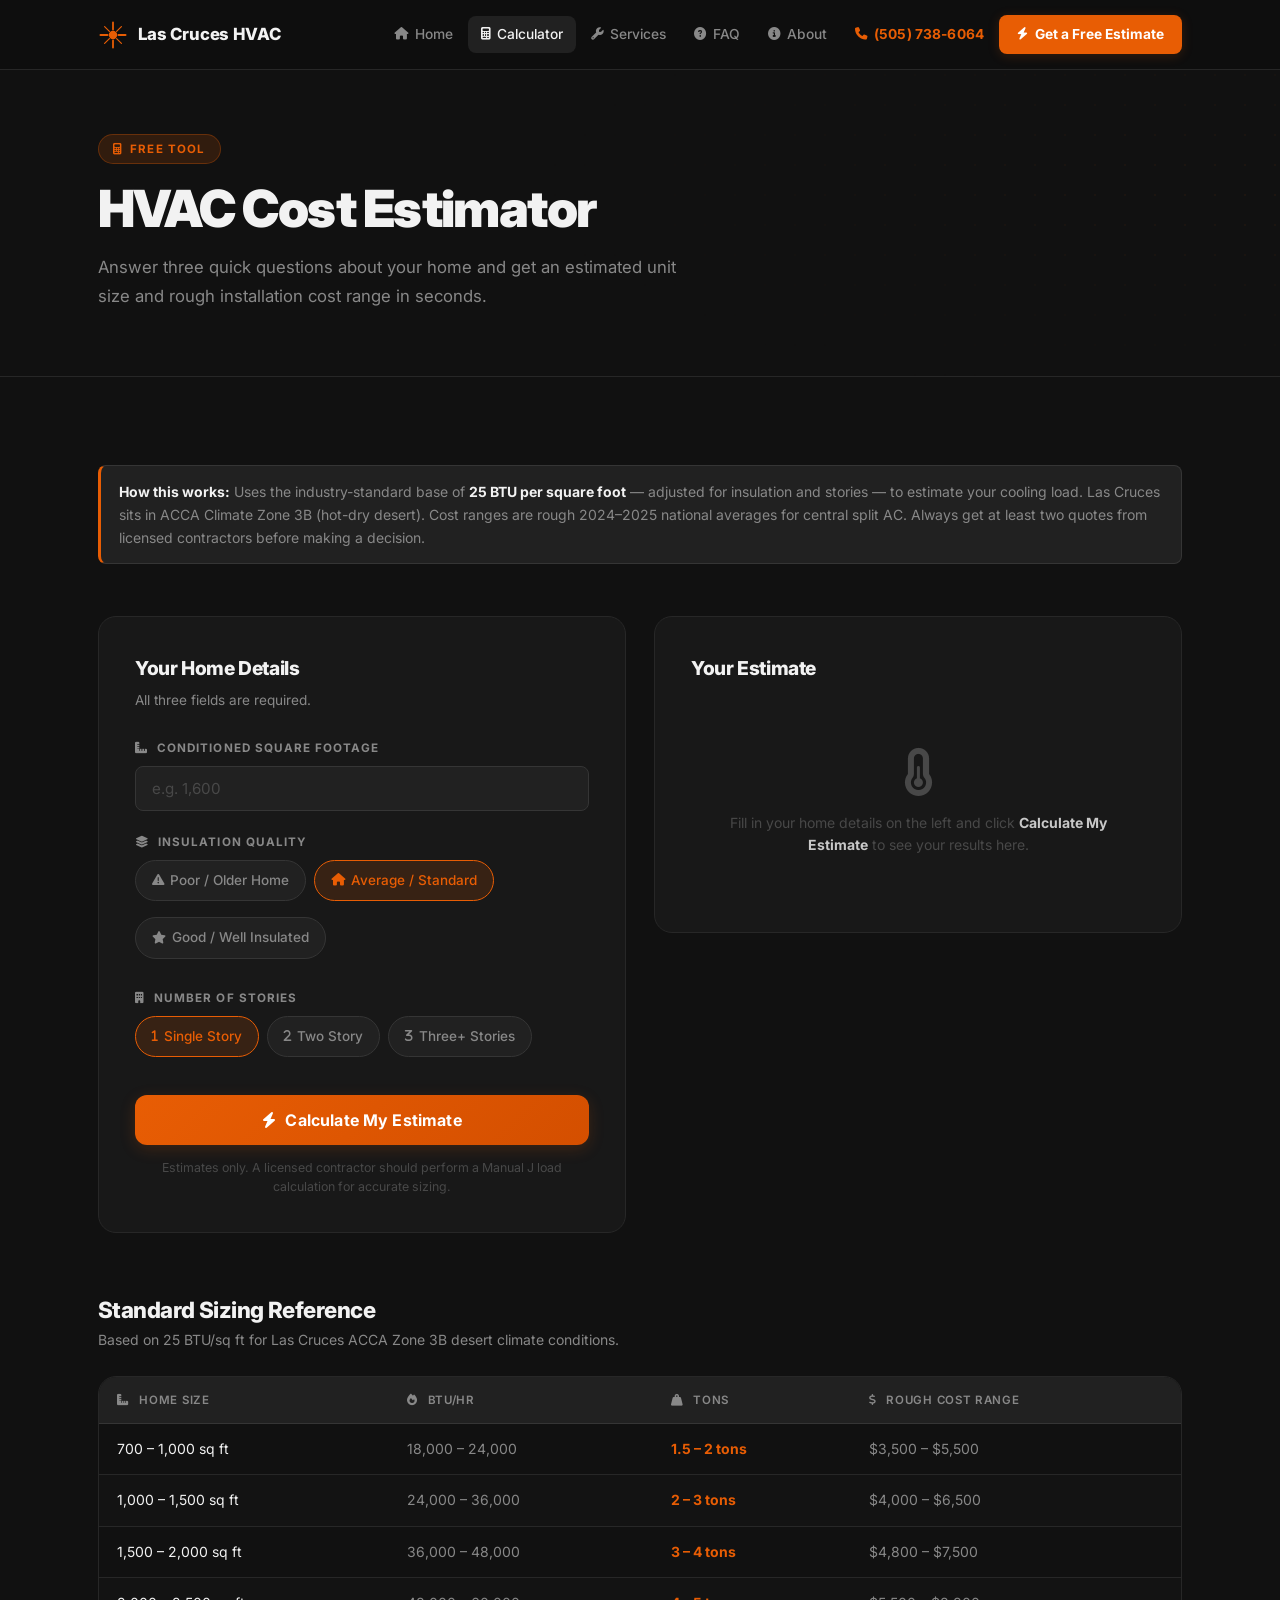
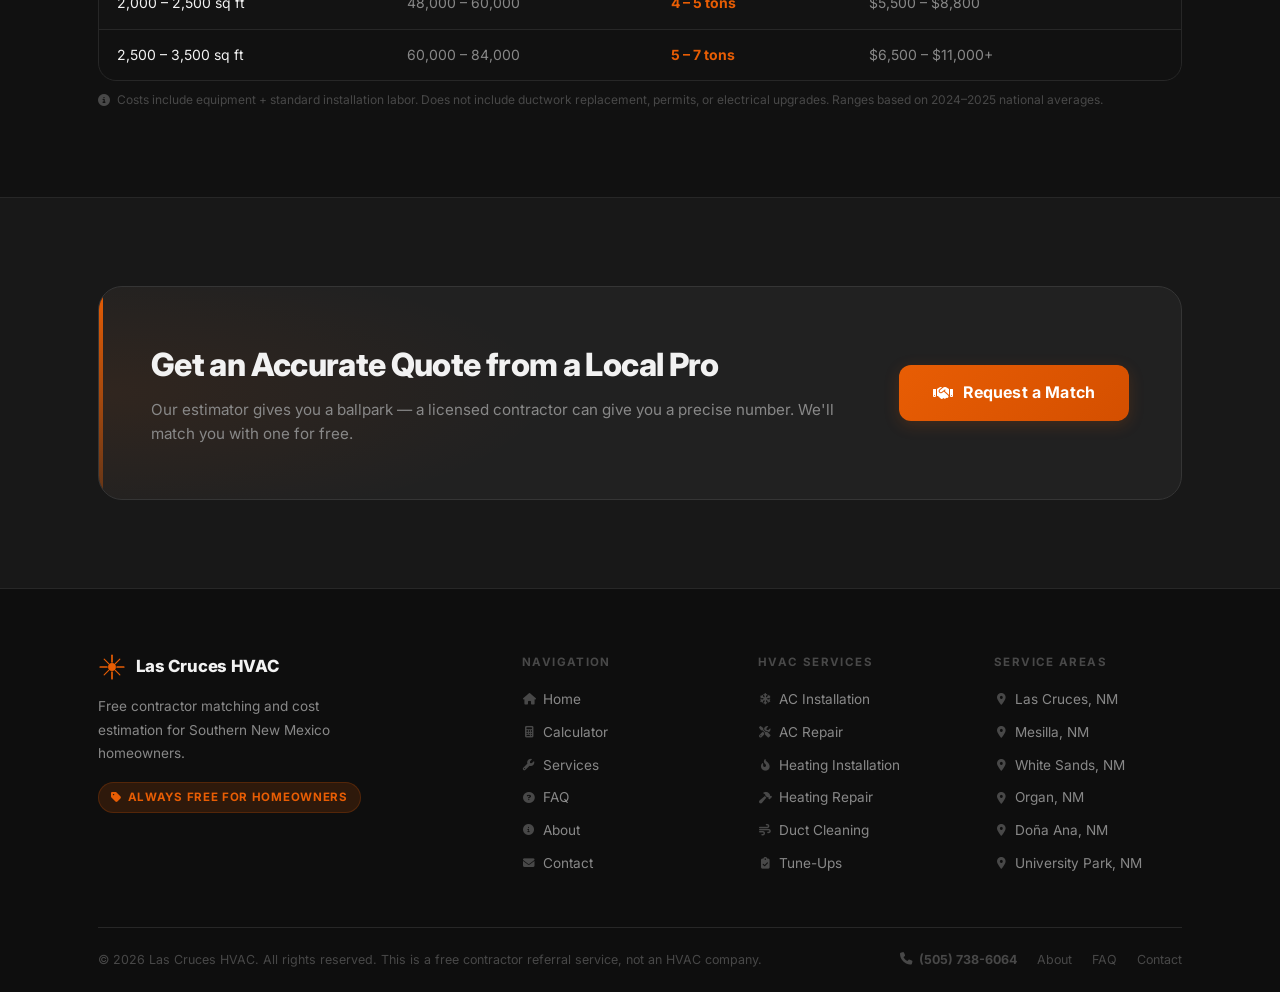
<file: calculator.html>
<!DOCTYPE html>
<html lang="en">
<head>
  <meta charset="UTF-8">
  <meta name="viewport" content="width=device-width, initial-scale=1.0">
  <title>HVAC Cost Estimator | Las Cruces HVAC</title>
  <meta name="description" content="Free HVAC size and cost estimator for Las Cruces, NM. Enter your square footage and get a recommended unit size plus rough installation cost range.">
  <link rel="preconnect" href="https://fonts.googleapis.com">
  <link rel="preconnect" href="https://fonts.gstatic.com" crossorigin>
  <link href="https://fonts.googleapis.com/css2?family=Inter:wght@400;500;600;700;800;900&display=swap" rel="stylesheet">
  <link rel="stylesheet" href="https://cdnjs.cloudflare.com/ajax/libs/font-awesome/6.5.1/css/all.min.css">
  <link rel="stylesheet" href="styles.css">
</head>
<body>

<!-- NAVBAR -->
<nav class="navbar">
  <div class="nav-container">
    <a href="index.html" class="logo">
      <svg width="30" height="30" viewBox="0 0 50 50" class="zia-icon" aria-hidden="true">
        <circle cx="25" cy="25" r="7" fill="currentColor"/>
        <line x1="25" y1="4" x2="25" y2="16" stroke="currentColor" stroke-width="3" stroke-linecap="round"/>
        <line x1="25" y1="34" x2="25" y2="46" stroke="currentColor" stroke-width="3" stroke-linecap="round"/>
        <line x1="4" y1="25" x2="16" y2="25" stroke="currentColor" stroke-width="3" stroke-linecap="round"/>
        <line x1="34" y1="25" x2="46" y2="25" stroke="currentColor" stroke-width="3" stroke-linecap="round"/>
        <line x1="11" y1="11" x2="19" y2="19" stroke="currentColor" stroke-width="2" stroke-linecap="round"/>
        <line x1="31" y1="31" x2="39" y2="39" stroke="currentColor" stroke-width="2" stroke-linecap="round"/>
        <line x1="39" y1="11" x2="31" y2="19" stroke="currentColor" stroke-width="2" stroke-linecap="round"/>
        <line x1="19" y1="31" x2="11" y2="39" stroke="currentColor" stroke-width="2" stroke-linecap="round"/>
      </svg>
      Las Cruces HVAC
    </a>
    <ul class="nav-menu">
      <li><a href="index.html"><i class="fa-solid fa-house"></i> Home</a></li>
      <li><a href="calculator.html" class="active"><i class="fa-solid fa-calculator"></i> Calculator</a></li>
      <li><a href="services.html"><i class="fa-solid fa-wrench"></i> Services</a></li>
      <li><a href="faq.html"><i class="fa-solid fa-circle-question"></i> FAQ</a></li>
      <li><a href="about.html"><i class="fa-solid fa-info-circle"></i> About</a></li>
      <li><a href="tel:+15057386064" class="nav-phone"><i class="fa-solid fa-phone"></i> (505) 738-6064</a></li>
      <li><a href="contact.html" class="nav-cta"><i class="fa-solid fa-bolt"></i> Get a Free Estimate</a></li>
    </ul>
    <button class="mobile-toggle" aria-label="Toggle navigation"><i class="fa-solid fa-bars"></i></button>
  </div>
</nav>

<!-- PAGE HEADER -->
<div class="page-header">
  <div class="container">
    <span class="section-eyebrow"><i class="fa-solid fa-calculator"></i> Free Tool</span>
    <h1>HVAC Cost Estimator</h1>
    <p>Answer three quick questions about your home and get an estimated unit size and rough installation cost range in seconds.</p>
  </div>
</div>

<!-- CALCULATOR -->
<section>
  <div class="container">

    <div class="notice fade-up" style="margin-bottom:32px;">
      <strong>How this works:</strong>
      Uses the industry-standard base of <strong>25 BTU per square foot</strong> — adjusted for insulation and stories — to estimate your cooling load.
      Las Cruces sits in ACCA Climate Zone 3B (hot-dry desert). Cost ranges are rough 2024–2025 national averages for central split AC. Always get at least two quotes from licensed contractors before making a decision.
    </div>

    <div class="calc-layout">

      <!-- Input form -->
      <div class="calc-form-card fade-up">
        <h2 style="font-size:1.2rem; font-weight:800; margin-bottom:6px; letter-spacing:-0.02em;">Your Home Details</h2>
        <p style="font-size:0.85rem; color:var(--text-muted); margin-bottom:28px;">All three fields are required.</p>

        <div class="form-group">
          <label for="squareFootage"><i class="fa-solid fa-ruler-combined" style="margin-right:5px;"></i> Conditioned Square Footage</label>
          <input type="number" id="squareFootage" placeholder="e.g. 1,600" min="100" max="20000" step="50">
        </div>

        <div class="form-group">
          <label><i class="fa-solid fa-layer-group" style="margin-right:5px;"></i> Insulation Quality</label>
          <div class="radio-group">
            <div class="radio-pill">
              <input type="radio" name="insulation" id="ins-poor" value="poor">
              <label for="ins-poor"><i class="fa-solid fa-triangle-exclamation"></i> Poor / Older Home</label>
            </div>
            <div class="radio-pill">
              <input type="radio" name="insulation" id="ins-good" value="good" checked>
              <label for="ins-good"><i class="fa-solid fa-house"></i> Average / Standard</label>
            </div>
            <div class="radio-pill">
              <input type="radio" name="insulation" id="ins-excel" value="excellent">
              <label for="ins-excel"><i class="fa-solid fa-star"></i> Good / Well Insulated</label>
            </div>
          </div>
        </div>

        <div class="form-group">
          <label><i class="fa-solid fa-building" style="margin-right:5px;"></i> Number of Stories</label>
          <div class="radio-group">
            <div class="radio-pill">
              <input type="radio" name="floors" id="fl-one" value="one" checked>
              <label for="fl-one"><i class="fa-solid fa-1"></i> Single Story</label>
            </div>
            <div class="radio-pill">
              <input type="radio" name="floors" id="fl-two" value="two">
              <label for="fl-two"><i class="fa-solid fa-2"></i> Two Story</label>
            </div>
            <div class="radio-pill">
              <input type="radio" name="floors" id="fl-three" value="three">
              <label for="fl-three"><i class="fa-solid fa-3"></i> Three+ Stories</label>
            </div>
          </div>
        </div>

        <button class="btn btn-primary btn-lg" style="width:100%; justify-content:center; margin-top:8px;" onclick="calculateHVAC()">
          <i class="fa-solid fa-bolt"></i> Calculate My Estimate
        </button>

        <p style="font-size:0.775rem; color:var(--text-dim); text-align:center; margin-top:14px; line-height:1.5;">
          Estimates only. A licensed contractor should perform a Manual J load calculation for accurate sizing.
        </p>
      </div>

      <!-- Results panel -->
      <div class="calc-result-card fade-up">
        <h2 style="font-size:1.2rem; font-weight:800; margin-bottom:24px; letter-spacing:-0.02em;">Your Estimate</h2>

        <div id="result-placeholder" class="result-placeholder">
          <i class="fa-solid fa-temperature-half placeholder-icon"></i>
          <p>Fill in your home details on the left and click <strong style="color:var(--text-soft);">Calculate My Estimate</strong> to see your results here.</p>
        </div>

        <div id="result-display" class="result-display">
          <div class="result-row">
            <span class="result-label"><i class="fa-solid fa-ruler-combined" style="margin-right:6px; color:var(--accent);"></i> Home Size</span>
            <span class="result-value" id="res-sqft">—</span>
          </div>
          <div class="result-row">
            <span class="result-label"><i class="fa-solid fa-thermometer-half" style="margin-right:6px; color:var(--accent);"></i> Cooling Load (BTU/hr)</span>
            <span class="result-value" id="res-btu">—</span>
          </div>
          <div class="result-row">
            <span class="result-label"><i class="fa-solid fa-weight-hanging" style="margin-right:6px; color:var(--accent);"></i> Recommended Unit Size</span>
            <span class="result-value accent" id="res-tons">—</span>
          </div>
          <div class="result-row">
            <span class="result-label"><i class="fa-solid fa-dollar-sign" style="margin-right:6px; color:var(--accent);"></i> Rough Installation Range</span>
            <span class="result-value accent" id="res-cost">—</span>
          </div>

          <div class="result-disclaimer">
            <i class="fa-solid fa-circle-info" style="margin-right:6px;"></i>
            <strong>Note:</strong> These are rough estimates. Actual costs vary by brand, SEER rating, ductwork condition, and local labor. Always get at least two quotes from licensed contractors.
          </div>

          <a href="contact.html" class="btn btn-primary btn-lg" style="width:100%; justify-content:center; margin-top:22px;">
            <i class="fa-solid fa-handshake"></i> Get Matched with a Contractor
          </a>
        </div>
      </div>

    </div>

    <!-- Sizing reference table -->
    <div style="margin-top:64px;" class="fade-up">
      <h2 class="section-title" style="font-size:1.4rem; margin-bottom:6px;">Standard Sizing Reference</h2>
      <p style="font-size:0.875rem; color:var(--text-muted); margin-bottom:24px;">Based on 25 BTU/sq ft for Las Cruces ACCA Zone 3B desert climate conditions.</p>
      <div class="data-table-wrap">
        <table class="data-table">
          <thead>
            <tr>
              <th><i class="fa-solid fa-ruler-combined" style="margin-right:6px;"></i> Home Size</th>
              <th><i class="fa-solid fa-fire" style="margin-right:6px;"></i> BTU/hr</th>
              <th><i class="fa-solid fa-weight-hanging" style="margin-right:6px;"></i> Tons</th>
              <th><i class="fa-solid fa-dollar-sign" style="margin-right:6px;"></i> Rough Cost Range</th>
            </tr>
          </thead>
          <tbody>
            <tr>
              <td class="td-text">700 – 1,000 sq ft</td>
              <td class="td-muted">18,000 – 24,000</td>
              <td class="td-accent">1.5 – 2 tons</td>
              <td class="td-muted">$3,500 – $5,500</td>
            </tr>
            <tr>
              <td class="td-text">1,000 – 1,500 sq ft</td>
              <td class="td-muted">24,000 – 36,000</td>
              <td class="td-accent">2 – 3 tons</td>
              <td class="td-muted">$4,000 – $6,500</td>
            </tr>
            <tr>
              <td class="td-text">1,500 – 2,000 sq ft</td>
              <td class="td-muted">36,000 – 48,000</td>
              <td class="td-accent">3 – 4 tons</td>
              <td class="td-muted">$4,800 – $7,500</td>
            </tr>
            <tr>
              <td class="td-text">2,000 – 2,500 sq ft</td>
              <td class="td-muted">48,000 – 60,000</td>
              <td class="td-accent">4 – 5 tons</td>
              <td class="td-muted">$5,500 – $8,800</td>
            </tr>
            <tr>
              <td class="td-text">2,500 – 3,500 sq ft</td>
              <td class="td-muted">60,000 – 84,000</td>
              <td class="td-accent">5 – 7 tons</td>
              <td class="td-muted">$6,500 – $11,000+</td>
            </tr>
          </tbody>
        </table>
      </div>
      <p style="font-size:0.75rem; color:var(--text-dim); margin-top:10px; line-height:1.5;">
        <i class="fa-solid fa-circle-info" style="margin-right:4px;"></i>
        Costs include equipment + standard installation labor. Does not include ductwork replacement, permits, or electrical upgrades. Ranges based on 2024–2025 national averages.
      </p>
    </div>

  </div>
</section>

<!-- CTA -->
<section style="background:var(--bg-card); border-top:1px solid var(--border);">
  <div class="container">
    <div class="cta-banner fade-up">
      <div>
        <h2>Get an Accurate Quote from a Local Pro</h2>
        <p>Our estimator gives you a ballpark — a licensed contractor can give you a precise number. We'll match you with one for free.</p>
      </div>
      <div class="cta-banner-actions">
        <a href="contact.html" class="btn btn-primary btn-lg" style="flex-shrink:0;">
          <i class="fa-solid fa-handshake"></i> Request a Match
        </a>
      </div>
    </div>
  </div>
</section>

<!-- FOOTER -->
<footer class="footer">
  <div class="container">
    <div class="footer-grid">
      <div class="footer-brand">
        <a href="index.html" class="logo">
          <svg width="28" height="28" viewBox="0 0 50 50" class="zia-icon" aria-hidden="true">
            <circle cx="25" cy="25" r="7" fill="currentColor"/>
            <line x1="25" y1="4" x2="25" y2="16" stroke="currentColor" stroke-width="3" stroke-linecap="round"/>
            <line x1="25" y1="34" x2="25" y2="46" stroke="currentColor" stroke-width="3" stroke-linecap="round"/>
            <line x1="4" y1="25" x2="16" y2="25" stroke="currentColor" stroke-width="3" stroke-linecap="round"/>
            <line x1="34" y1="25" x2="46" y2="25" stroke="currentColor" stroke-width="3" stroke-linecap="round"/>
            <line x1="11" y1="11" x2="19" y2="19" stroke="currentColor" stroke-width="2" stroke-linecap="round"/>
            <line x1="31" y1="31" x2="39" y2="39" stroke="currentColor" stroke-width="2" stroke-linecap="round"/>
            <line x1="39" y1="11" x2="31" y2="19" stroke="currentColor" stroke-width="2" stroke-linecap="round"/>
            <line x1="19" y1="31" x2="11" y2="39" stroke="currentColor" stroke-width="2" stroke-linecap="round"/>
          </svg>
          Las Cruces HVAC
        </a>
        <p>Free contractor matching and cost estimation for Southern New Mexico homeowners.</p>
        <div class="footer-tagline"><i class="fa-solid fa-tag"></i> Always Free for Homeowners</div>
      </div>
      <div class="footer-col">
        <h4>Navigation</h4>
        <ul>
          <li><a href="index.html"><i class="fa-solid fa-house"></i> Home</a></li>
          <li><a href="calculator.html"><i class="fa-solid fa-calculator"></i> Calculator</a></li>
          <li><a href="services.html"><i class="fa-solid fa-wrench"></i> Services</a></li>
          <li><a href="faq.html"><i class="fa-solid fa-circle-question"></i> FAQ</a></li>
          <li><a href="about.html"><i class="fa-solid fa-info-circle"></i> About</a></li>
          <li><a href="contact.html"><i class="fa-solid fa-envelope"></i> Contact</a></li>
        </ul>
      </div>
      <div class="footer-col">
        <h4>HVAC Services</h4>
        <ul>
          <li><span><i class="fa-solid fa-snowflake"></i> AC Installation</span></li>
          <li><span><i class="fa-solid fa-screwdriver-wrench"></i> AC Repair</span></li>
          <li><span><i class="fa-solid fa-fire-flame-curved"></i> Heating Installation</span></li>
          <li><span><i class="fa-solid fa-hammer"></i> Heating Repair</span></li>
          <li><span><i class="fa-solid fa-wind"></i> Duct Cleaning</span></li>
          <li><span><i class="fa-solid fa-clipboard-check"></i> Tune-Ups</span></li>
        </ul>
      </div>
      <div class="footer-col">
        <h4>Service Areas</h4>
        <ul>
          <li><span><i class="fa-solid fa-location-dot"></i> Las Cruces, NM</span></li>
          <li><span><i class="fa-solid fa-location-dot"></i> Mesilla, NM</span></li>
          <li><span><i class="fa-solid fa-location-dot"></i> White Sands, NM</span></li>
          <li><span><i class="fa-solid fa-location-dot"></i> Organ, NM</span></li>
          <li><span><i class="fa-solid fa-location-dot"></i> Doña Ana, NM</span></li>
          <li><span><i class="fa-solid fa-location-dot"></i> University Park, NM</span></li>
        </ul>
      </div>
    </div>
    <div class="footer-bottom">
      <p>&copy; 2026 Las Cruces HVAC. All rights reserved. This is a free contractor referral service, not an HVAC company.</p>
      <div class="footer-bottom-links">
        <a href="tel:+15057386064" class="footer-phone"><i class="fa-solid fa-phone"></i> (505) 738-6064</a>
        <a href="about.html">About</a>
        <a href="faq.html">FAQ</a>
        <a href="contact.html">Contact</a>
      </div>
    </div>
  </div>
</footer>

<script src="script.js"></script>
</body>
</html>
</file>
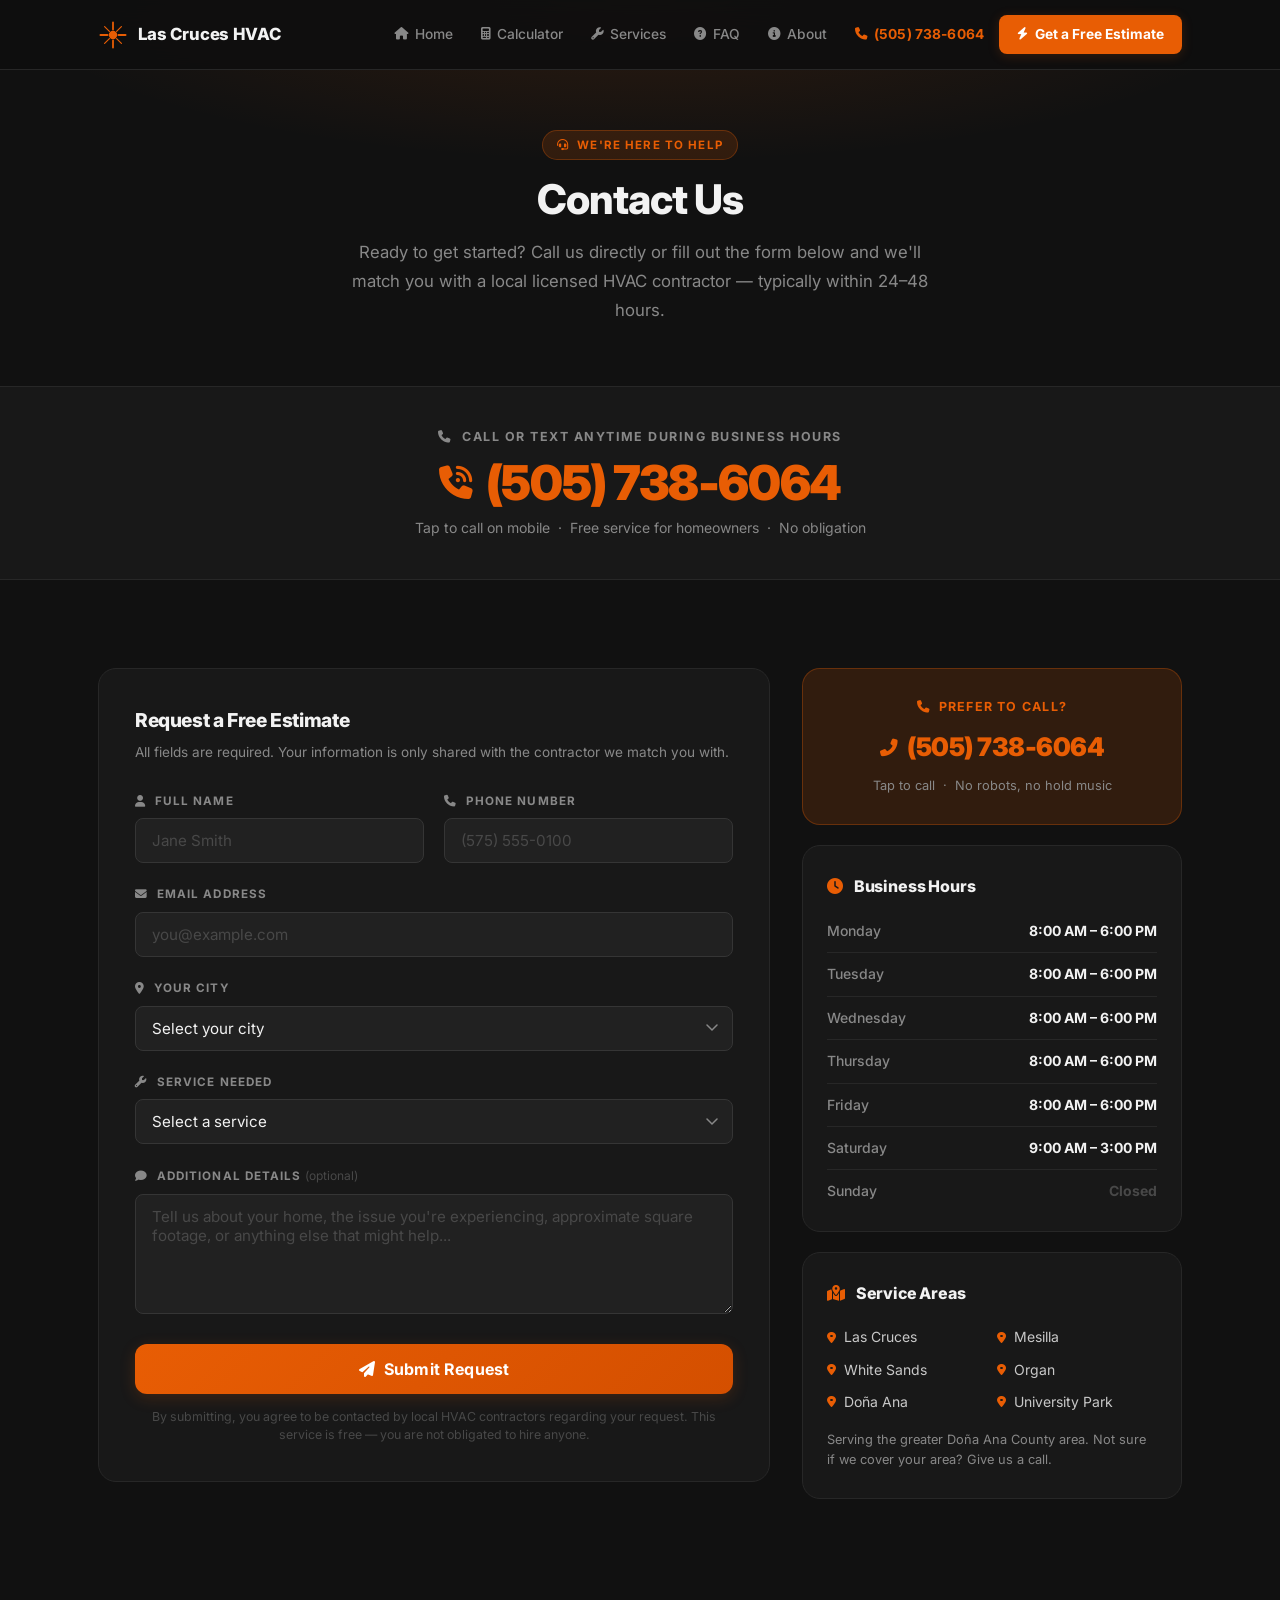
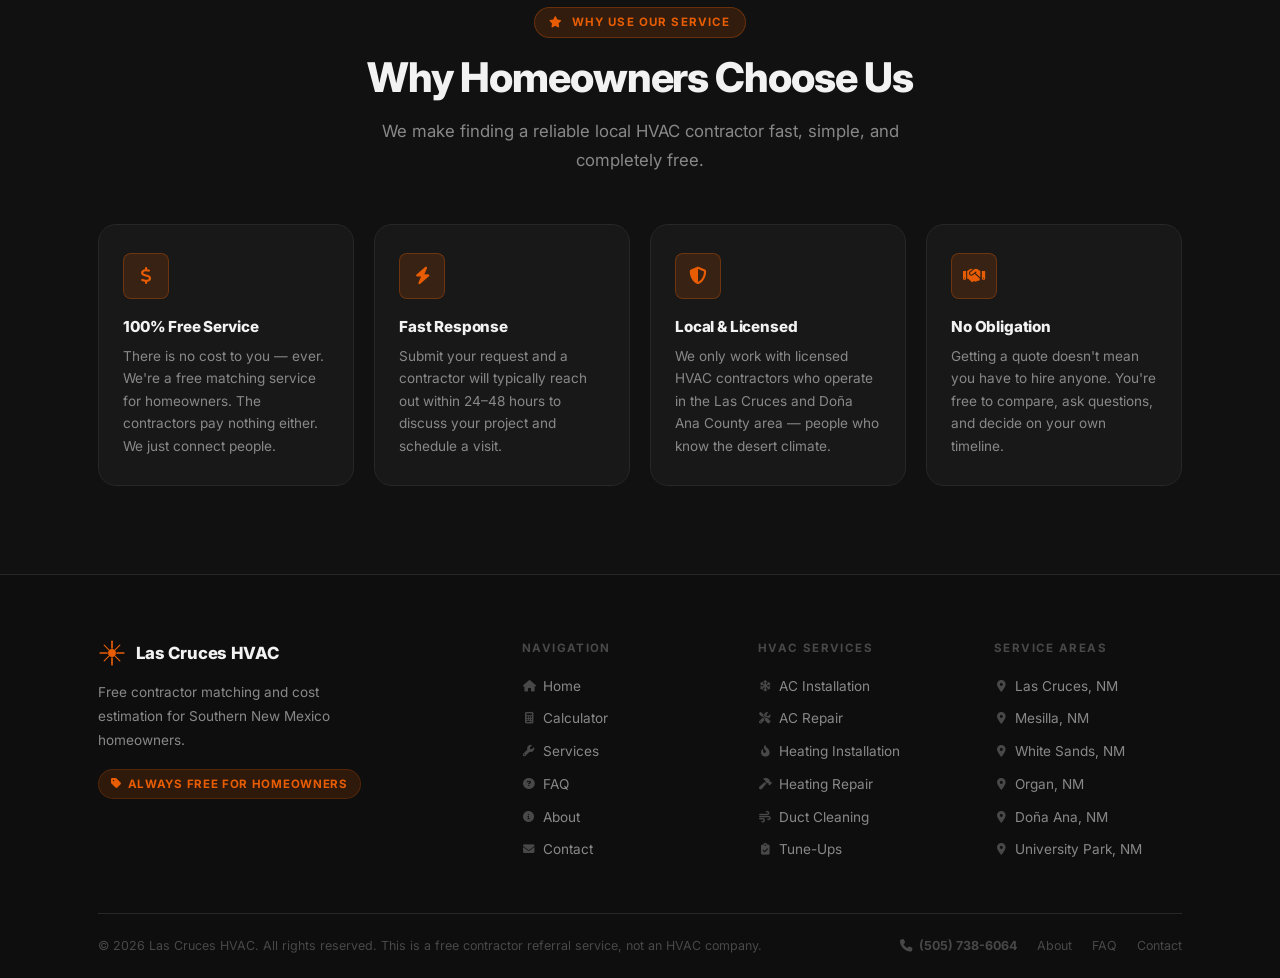
<file: contact.html>
<!DOCTYPE html>
<html lang="en">
<head>
  <meta charset="UTF-8">
  <meta name="viewport" content="width=device-width, initial-scale=1.0">
  <title>Contact Us | Las Cruces HVAC</title>
  <meta name="description" content="Contact Las Cruces HVAC for a free contractor match. Call (505) 738-6064 or fill out our form. Local licensed HVAC contractors serving Las Cruces, NM and surrounding areas.">
  <link rel="preconnect" href="https://fonts.googleapis.com">
  <link rel="preconnect" href="https://fonts.gstatic.com" crossorigin>
  <link href="https://fonts.googleapis.com/css2?family=Inter:wght@400;500;600;700;800;900&display=swap" rel="stylesheet">
  <link rel="stylesheet" href="https://cdnjs.cloudflare.com/ajax/libs/font-awesome/6.5.1/css/all.min.css">
  <link rel="stylesheet" href="styles.css">
  <style>
    /* ---- Contact page extras ---- */
    .contact-hero {
      padding: calc(var(--nav-h) + 60px) 0 60px;
      text-align: center;
      position: relative;
      overflow: hidden;
    }
    .contact-hero::before {
      content: '';
      position: absolute;
      inset: 0;
      background: radial-gradient(ellipse 70% 60% at 50% 0%, rgba(232,93,4,0.13) 0%, transparent 70%);
      pointer-events: none;
    }

    /* Phone callout band */
    .phone-band {
      background: var(--bg-card);
      border-top: 1px solid var(--border);
      border-bottom: 1px solid var(--border);
      padding: 40px 0;
      text-align: center;
    }
    .phone-band-label {
      font-size: 0.78rem;
      font-weight: 700;
      letter-spacing: 0.12em;
      text-transform: uppercase;
      color: var(--text-muted);
      margin-bottom: 12px;
    }
    .phone-number-link {
      display: inline-flex;
      align-items: center;
      gap: 14px;
      font-size: clamp(2rem, 5vw, 3rem);
      font-weight: 900;
      color: var(--accent);
      letter-spacing: -0.03em;
      line-height: 1;
      transition: color var(--transition), transform var(--transition);
    }
    .phone-number-link:hover {
      color: var(--accent-light);
      transform: scale(1.02);
    }
    .phone-number-link i { font-size: 0.7em; }
    .phone-band-sub {
      font-size: 0.875rem;
      color: var(--text-muted);
      margin-top: 10px;
    }

    /* Main contact layout */
    .contact-grid {
      display: grid;
      grid-template-columns: 1fr 380px;
      gap: 32px;
      align-items: start;
    }
    @media (max-width: 880px) {
      .contact-grid { grid-template-columns: 1fr; }
    }

    /* Why contact us */
    .why-grid {
      display: grid;
      grid-template-columns: repeat(auto-fit, minmax(220px, 1fr));
      gap: 20px;
      margin-top: 48px;
    }
    .why-card {
      background: var(--bg-card);
      border: 1px solid var(--border);
      border-radius: var(--radius-lg);
      padding: 28px 24px;
      transition: border-color var(--transition), transform var(--transition), box-shadow var(--transition);
      position: relative;
      overflow: hidden;
    }
    .why-card::before {
      content: '';
      position: absolute;
      inset: 0;
      border-radius: var(--radius-lg);
      background: linear-gradient(135deg, var(--accent-dim) 0%, transparent 60%);
      opacity: 0;
      transition: opacity var(--transition);
    }
    .why-card:hover { border-color: var(--accent); transform: translateY(-3px); box-shadow: var(--shadow); }
    .why-card:hover::before { opacity: 1; }
    .why-card-icon {
      width: 46px; height: 46px;
      background: var(--accent-dim);
      border: 1px solid rgba(232,93,4,0.3);
      border-radius: var(--radius-sm);
      display: flex; align-items: center; justify-content: center;
      font-size: 1.1rem;
      color: var(--accent);
      margin-bottom: 16px;
      transition: background var(--transition), color var(--transition);
      position: relative;
    }
    .why-card:hover .why-card-icon { background: var(--accent); color: #fff; }
    .why-card h4 {
      font-size: 0.95rem;
      font-weight: 800;
      margin-bottom: 6px;
      letter-spacing: -0.01em;
      position: relative;
    }
    .why-card p {
      font-size: 0.85rem;
      color: var(--text-muted);
      line-height: 1.65;
      position: relative;
    }

    /* Hours + areas sidebar cards */
    .sidebar-card {
      background: var(--bg-card);
      border: 1px solid var(--border);
      border-radius: var(--radius-lg);
      padding: 28px 24px;
      margin-bottom: 20px;
    }
    .sidebar-card h3 {
      font-size: 1rem;
      font-weight: 800;
      margin-bottom: 20px;
      letter-spacing: -0.01em;
    }
    .sidebar-card h3 i { color: var(--accent); margin-right: 8px; }

    /* Hours table */
    .hours-list { display: flex; flex-direction: column; gap: 10px; }
    .hours-row {
      display: flex;
      justify-content: space-between;
      align-items: center;
      font-size: 0.875rem;
      padding-bottom: 10px;
      border-bottom: 1px solid var(--border);
    }
    .hours-row:last-child { border-bottom: none; padding-bottom: 0; }
    .hours-day { color: var(--text-muted); font-weight: 500; }
    .hours-time { font-weight: 700; color: var(--text); }
    .hours-time.closed { color: var(--text-dim); }

    /* Areas list */
    .areas-list {
      display: grid;
      grid-template-columns: 1fr 1fr;
      gap: 10px;
    }
    .area-item {
      display: flex;
      align-items: center;
      gap: 8px;
      font-size: 0.875rem;
      color: var(--text-soft);
    }
    .area-item i { color: var(--accent); font-size: 0.75rem; flex-shrink: 0; }
  </style>
</head>
<body>

<!-- NAVBAR -->
<nav class="navbar">
  <div class="nav-container">
    <a href="index.html" class="logo">
      <svg width="30" height="30" viewBox="0 0 50 50" class="zia-icon" aria-hidden="true">
        <circle cx="25" cy="25" r="7" fill="currentColor"/>
        <line x1="25" y1="4" x2="25" y2="16" stroke="currentColor" stroke-width="3" stroke-linecap="round"/>
        <line x1="25" y1="34" x2="25" y2="46" stroke="currentColor" stroke-width="3" stroke-linecap="round"/>
        <line x1="4" y1="25" x2="16" y2="25" stroke="currentColor" stroke-width="3" stroke-linecap="round"/>
        <line x1="34" y1="25" x2="46" y2="25" stroke="currentColor" stroke-width="3" stroke-linecap="round"/>
        <line x1="11" y1="11" x2="19" y2="19" stroke="currentColor" stroke-width="2" stroke-linecap="round"/>
        <line x1="31" y1="31" x2="39" y2="39" stroke="currentColor" stroke-width="2" stroke-linecap="round"/>
        <line x1="39" y1="11" x2="31" y2="19" stroke="currentColor" stroke-width="2" stroke-linecap="round"/>
        <line x1="19" y1="31" x2="11" y2="39" stroke="currentColor" stroke-width="2" stroke-linecap="round"/>
      </svg>
      Las Cruces HVAC
    </a>
    <ul class="nav-menu">
      <li><a href="index.html"><i class="fa-solid fa-house"></i> Home</a></li>
      <li><a href="calculator.html"><i class="fa-solid fa-calculator"></i> Calculator</a></li>
      <li><a href="services.html"><i class="fa-solid fa-wrench"></i> Services</a></li>
      <li><a href="faq.html"><i class="fa-solid fa-circle-question"></i> FAQ</a></li>
      <li><a href="about.html"><i class="fa-solid fa-info-circle"></i> About</a></li>
      <li><a href="tel:+15057386064" class="nav-phone"><i class="fa-solid fa-phone"></i> (505) 738-6064</a></li>
      <li><a href="contact.html" class="nav-cta active"><i class="fa-solid fa-bolt"></i> Get a Free Estimate</a></li>
    </ul>
    <button class="mobile-toggle" aria-label="Toggle navigation"><i class="fa-solid fa-bars"></i></button>
  </div>
</nav>

<!-- HERO -->
<div class="contact-hero">
  <div class="container">
    <span class="section-eyebrow"><i class="fa-solid fa-headset"></i> We're Here to Help</span>
    <h1 class="section-title" style="margin-bottom:14px;">Contact Us</h1>
    <p class="section-sub" style="margin:0 auto; text-align:center;">
      Ready to get started? Call us directly or fill out the form below and we'll match you with a local licensed HVAC contractor — typically within 24–48 hours.
    </p>
  </div>
</div>

<!-- PHONE BAND -->
<div class="phone-band">
  <div class="container">
    <p class="phone-band-label"><i class="fa-solid fa-phone" style="margin-right:6px;"></i> Call or Text Anytime During Business Hours</p>
    <a href="tel:+15057386064" class="phone-number-link">
      <i class="fa-solid fa-phone-volume"></i>
      (505) 738-6064
    </a>
    <p class="phone-band-sub">Tap to call on mobile &nbsp;·&nbsp; Free service for homeowners &nbsp;·&nbsp; No obligation</p>
  </div>
</div>

<!-- CONTACT FORM + SIDEBAR -->
<section>
  <div class="container">
    <div class="contact-grid">

      <!-- Form -->
      <div class="calc-form-card fade-up">
        <div id="contact-form-wrap">
          <h2 style="font-size:1.2rem; font-weight:800; margin-bottom:6px; letter-spacing:-0.02em;">Request a Free Estimate</h2>
          <p style="font-size:0.85rem; color:var(--text-muted); margin-bottom:28px;">All fields are required. Your information is only shared with the contractor we match you with.</p>

          <form onsubmit="handleContactForm(event)">
            <div style="display:grid; grid-template-columns:repeat(auto-fit, minmax(200px, 1fr)); gap:0 20px;">
              <div class="form-group">
                <label for="contact-name"><i class="fa-solid fa-user" style="margin-right:5px;"></i> Full Name</label>
                <input type="text" id="contact-name" name="name" placeholder="Jane Smith" required autocomplete="name">
              </div>
              <div class="form-group">
                <label for="contact-phone"><i class="fa-solid fa-phone" style="margin-right:5px;"></i> Phone Number</label>
                <input type="tel" id="contact-phone" name="phone" placeholder="(575) 555-0100" required autocomplete="tel">
              </div>
            </div>

            <div class="form-group">
              <label for="contact-email"><i class="fa-solid fa-envelope" style="margin-right:5px;"></i> Email Address</label>
              <input type="email" id="contact-email" name="email" placeholder="you@example.com" required autocomplete="email">
            </div>

            <div class="form-group">
              <label for="contact-city"><i class="fa-solid fa-location-dot" style="margin-right:5px;"></i> Your City</label>
              <select id="contact-city" name="city" required>
                <option value="" disabled selected>Select your city</option>
                <option value="Las Cruces">Las Cruces</option>
                <option value="Mesilla">Mesilla</option>
                <option value="White Sands">White Sands</option>
                <option value="Organ">Organ</option>
                <option value="Doña Ana">Doña Ana</option>
                <option value="University Park">University Park</option>
                <option value="Other Doña Ana County">Other (Doña Ana County)</option>
              </select>
            </div>

            <div class="form-group">
              <label for="contact-service"><i class="fa-solid fa-wrench" style="margin-right:5px;"></i> Service Needed</label>
              <select id="contact-service" name="service" required>
                <option value="" disabled selected>Select a service</option>
                <option value="AC Installation">AC Installation / Replacement</option>
                <option value="AC Repair">AC Repair</option>
                <option value="Heating Installation">Heating Installation / Replacement</option>
                <option value="Heating Repair">Heating Repair</option>
                <option value="Duct Cleaning">Duct Cleaning</option>
                <option value="Tune-Up / Maintenance">Seasonal Tune-Up / Maintenance</option>
                <option value="Thermostat">Thermostat Installation / Replacement</option>
                <option value="Other / Not Sure">Other / Not Sure</option>
              </select>
            </div>

            <div class="form-group">
              <label for="contact-message">
                <i class="fa-solid fa-comment" style="margin-right:5px;"></i>
                Additional Details
                <span style="font-weight:400; text-transform:none; letter-spacing:0; font-size:0.75rem; color:var(--text-dim);">(optional)</span>
              </label>
              <textarea id="contact-message" name="message" placeholder="Tell us about your home, the issue you're experiencing, approximate square footage, or anything else that might help..."></textarea>
            </div>

            <button type="submit" class="btn btn-primary btn-lg" style="width:100%; justify-content:center;">
              <i class="fa-solid fa-paper-plane"></i> Submit Request
            </button>

            <p style="font-size:0.775rem; color:var(--text-dim); text-align:center; margin-top:14px; line-height:1.5;">
              By submitting, you agree to be contacted by local HVAC contractors regarding your request. This service is free — you are not obligated to hire anyone.
            </p>
          </form>
        </div>

        <!-- Success state -->
        <div id="form-success" class="form-success">
          <i class="fa-solid fa-circle-check success-icon"></i>
          <h3>Request Submitted!</h3>
          <p>Thank you. A local licensed HVAC contractor will reach out to you within 24–48 hours to discuss your project and provide a quote. You're under no obligation to hire anyone.</p>
          <a href="index.html" class="btn btn-outline" style="margin-top:28px;">
            <i class="fa-solid fa-house"></i> Back to Home
          </a>
        </div>
      </div>

      <!-- Sidebar -->
      <div class="fade-up">

        <!-- Direct call CTA -->
        <div class="sidebar-card" style="background:var(--accent-dim); border-color:rgba(232,93,4,0.3); text-align:center; margin-bottom:20px;">
          <p style="font-size:0.78rem; font-weight:700; letter-spacing:0.1em; text-transform:uppercase; color:var(--accent); margin-bottom:10px;">
            <i class="fa-solid fa-phone"></i> &nbsp;Prefer to Call?
          </p>
          <a href="tel:+15057386064" style="display:inline-flex; align-items:center; gap:10px; font-size:1.6rem; font-weight:900; color:var(--accent); letter-spacing:-0.02em; transition:color var(--transition);" onmouseover="this.style.color='var(--accent-light)'" onmouseout="this.style.color='var(--accent)'">
            <i class="fa-solid fa-phone-flip" style="font-size:1.1rem;"></i>
            (505) 738-6064
          </a>
          <p style="font-size:0.8rem; color:var(--text-muted); margin-top:8px;">Tap to call &nbsp;·&nbsp; No robots, no hold music</p>
        </div>

        <!-- Business hours -->
        <div class="sidebar-card">
          <h3><i class="fa-solid fa-clock"></i> Business Hours</h3>
          <div class="hours-list">
            <div class="hours-row">
              <span class="hours-day">Monday</span>
              <span class="hours-time">8:00 AM – 6:00 PM</span>
            </div>
            <div class="hours-row">
              <span class="hours-day">Tuesday</span>
              <span class="hours-time">8:00 AM – 6:00 PM</span>
            </div>
            <div class="hours-row">
              <span class="hours-day">Wednesday</span>
              <span class="hours-time">8:00 AM – 6:00 PM</span>
            </div>
            <div class="hours-row">
              <span class="hours-day">Thursday</span>
              <span class="hours-time">8:00 AM – 6:00 PM</span>
            </div>
            <div class="hours-row">
              <span class="hours-day">Friday</span>
              <span class="hours-time">8:00 AM – 6:00 PM</span>
            </div>
            <div class="hours-row">
              <span class="hours-day">Saturday</span>
              <span class="hours-time">9:00 AM – 3:00 PM</span>
            </div>
            <div class="hours-row">
              <span class="hours-day">Sunday</span>
              <span class="hours-time closed">Closed</span>
            </div>
          </div>
        </div>

        <!-- Service areas -->
        <div class="sidebar-card">
          <h3><i class="fa-solid fa-map-location-dot"></i> Service Areas</h3>
          <div class="areas-list">
            <div class="area-item"><i class="fa-solid fa-location-dot"></i> Las Cruces</div>
            <div class="area-item"><i class="fa-solid fa-location-dot"></i> Mesilla</div>
            <div class="area-item"><i class="fa-solid fa-location-dot"></i> White Sands</div>
            <div class="area-item"><i class="fa-solid fa-location-dot"></i> Organ</div>
            <div class="area-item"><i class="fa-solid fa-location-dot"></i> Doña Ana</div>
            <div class="area-item"><i class="fa-solid fa-location-dot"></i> University Park</div>
          </div>
          <p style="font-size:0.8rem; color:var(--text-muted); margin-top:16px; line-height:1.6;">
            Serving the greater Doña Ana County area. Not sure if we cover your area? Give us a call.
          </p>
        </div>

      </div>
    </div>
  </div>
</section>

<!-- WHY CONTACT US -->
<section style="padding-top:0;">
  <div class="container">
    <div class="text-center">
      <span class="section-eyebrow"><i class="fa-solid fa-star"></i> Why Use Our Service</span>
      <h2 class="section-title">Why Homeowners Choose Us</h2>
      <p class="section-sub">We make finding a reliable local HVAC contractor fast, simple, and completely free.</p>
    </div>

    <div class="why-grid">
      <div class="why-card fade-up">
        <div class="why-card-icon"><i class="fa-solid fa-dollar-sign"></i></div>
        <h4>100% Free Service</h4>
        <p>There is no cost to you — ever. We're a free matching service for homeowners. The contractors pay nothing either. We just connect people.</p>
      </div>
      <div class="why-card fade-up">
        <div class="why-card-icon"><i class="fa-solid fa-bolt"></i></div>
        <h4>Fast Response</h4>
        <p>Submit your request and a contractor will typically reach out within 24–48 hours to discuss your project and schedule a visit.</p>
      </div>
      <div class="why-card fade-up">
        <div class="why-card-icon"><i class="fa-solid fa-shield-halved"></i></div>
        <h4>Local &amp; Licensed</h4>
        <p>We only work with licensed HVAC contractors who operate in the Las Cruces and Doña Ana County area — people who know the desert climate.</p>
      </div>
      <div class="why-card fade-up">
        <div class="why-card-icon"><i class="fa-solid fa-handshake"></i></div>
        <h4>No Obligation</h4>
        <p>Getting a quote doesn't mean you have to hire anyone. You're free to compare, ask questions, and decide on your own timeline.</p>
      </div>
    </div>
  </div>
</section>

<!-- FOOTER -->
<footer class="footer">
  <div class="container">
    <div class="footer-grid">
      <div class="footer-brand">
        <a href="index.html" class="logo">
          <svg width="28" height="28" viewBox="0 0 50 50" class="zia-icon" aria-hidden="true">
            <circle cx="25" cy="25" r="7" fill="currentColor"/>
            <line x1="25" y1="4" x2="25" y2="16" stroke="currentColor" stroke-width="3" stroke-linecap="round"/>
            <line x1="25" y1="34" x2="25" y2="46" stroke="currentColor" stroke-width="3" stroke-linecap="round"/>
            <line x1="4" y1="25" x2="16" y2="25" stroke="currentColor" stroke-width="3" stroke-linecap="round"/>
            <line x1="34" y1="25" x2="46" y2="25" stroke="currentColor" stroke-width="3" stroke-linecap="round"/>
            <line x1="11" y1="11" x2="19" y2="19" stroke="currentColor" stroke-width="2" stroke-linecap="round"/>
            <line x1="31" y1="31" x2="39" y2="39" stroke="currentColor" stroke-width="2" stroke-linecap="round"/>
            <line x1="39" y1="11" x2="31" y2="19" stroke="currentColor" stroke-width="2" stroke-linecap="round"/>
            <line x1="19" y1="31" x2="11" y2="39" stroke="currentColor" stroke-width="2" stroke-linecap="round"/>
          </svg>
          Las Cruces HVAC
        </a>
        <p>Free contractor matching and cost estimation for Southern New Mexico homeowners.</p>
        <div class="footer-tagline"><i class="fa-solid fa-tag"></i> Always Free for Homeowners</div>
      </div>
      <div class="footer-col">
        <h4>Navigation</h4>
        <ul>
          <li><a href="index.html"><i class="fa-solid fa-house"></i> Home</a></li>
          <li><a href="calculator.html"><i class="fa-solid fa-calculator"></i> Calculator</a></li>
          <li><a href="services.html"><i class="fa-solid fa-wrench"></i> Services</a></li>
          <li><a href="faq.html"><i class="fa-solid fa-circle-question"></i> FAQ</a></li>
          <li><a href="about.html"><i class="fa-solid fa-info-circle"></i> About</a></li>
          <li><a href="contact.html"><i class="fa-solid fa-envelope"></i> Contact</a></li>
        </ul>
      </div>
      <div class="footer-col">
        <h4>HVAC Services</h4>
        <ul>
          <li><span><i class="fa-solid fa-snowflake"></i> AC Installation</span></li>
          <li><span><i class="fa-solid fa-screwdriver-wrench"></i> AC Repair</span></li>
          <li><span><i class="fa-solid fa-fire-flame-curved"></i> Heating Installation</span></li>
          <li><span><i class="fa-solid fa-hammer"></i> Heating Repair</span></li>
          <li><span><i class="fa-solid fa-wind"></i> Duct Cleaning</span></li>
          <li><span><i class="fa-solid fa-clipboard-check"></i> Tune-Ups</span></li>
        </ul>
      </div>
      <div class="footer-col">
        <h4>Service Areas</h4>
        <ul>
          <li><span><i class="fa-solid fa-location-dot"></i> Las Cruces, NM</span></li>
          <li><span><i class="fa-solid fa-location-dot"></i> Mesilla, NM</span></li>
          <li><span><i class="fa-solid fa-location-dot"></i> White Sands, NM</span></li>
          <li><span><i class="fa-solid fa-location-dot"></i> Organ, NM</span></li>
          <li><span><i class="fa-solid fa-location-dot"></i> Doña Ana, NM</span></li>
          <li><span><i class="fa-solid fa-location-dot"></i> University Park, NM</span></li>
        </ul>
      </div>
    </div>
    <div class="footer-bottom">
      <p>&copy; 2026 Las Cruces HVAC. All rights reserved. This is a free contractor referral service, not an HVAC company.</p>
      <div class="footer-bottom-links">
        <a href="tel:+15057386064" class="footer-phone"><i class="fa-solid fa-phone"></i> (505) 738-6064</a>
        <a href="about.html">About</a>
        <a href="faq.html">FAQ</a>
        <a href="contact.html">Contact</a>
      </div>
    </div>
  </div>
</footer>

<script src="script.js"></script>
</body>
</html>
</file>
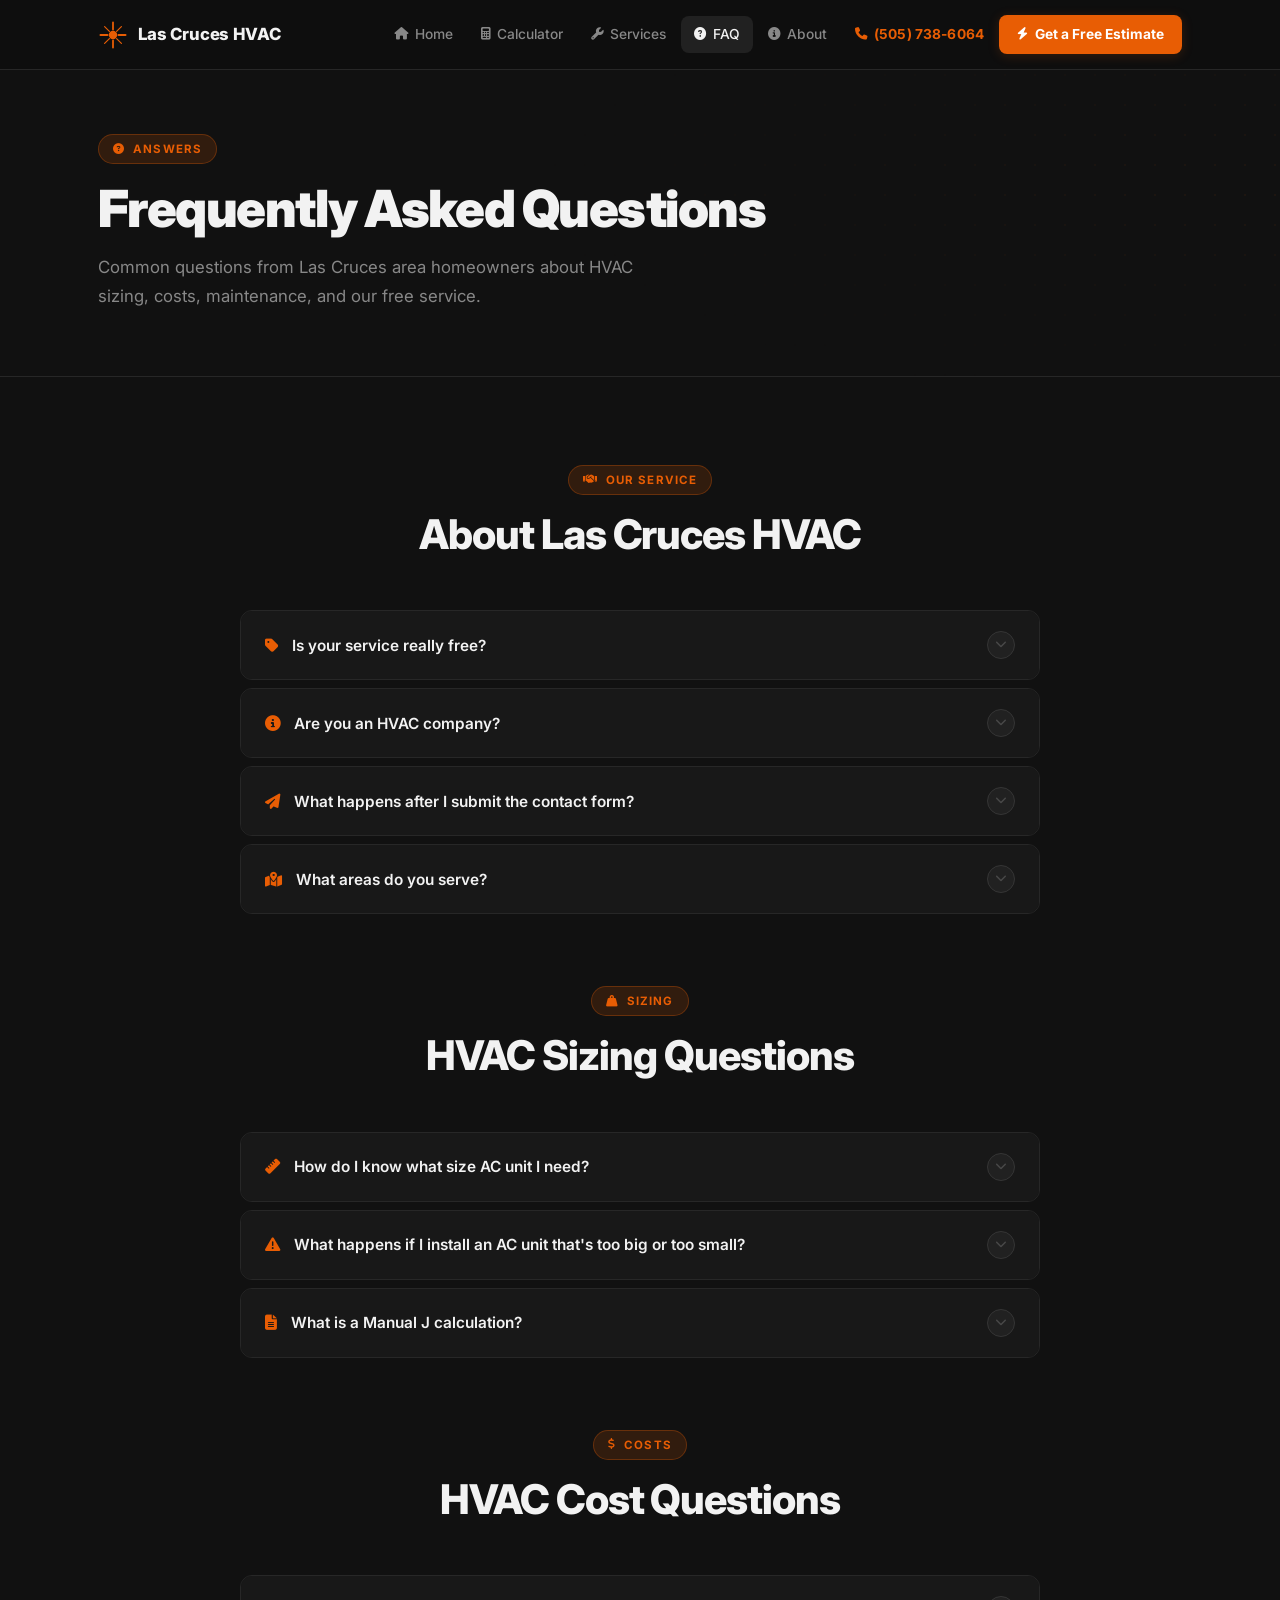
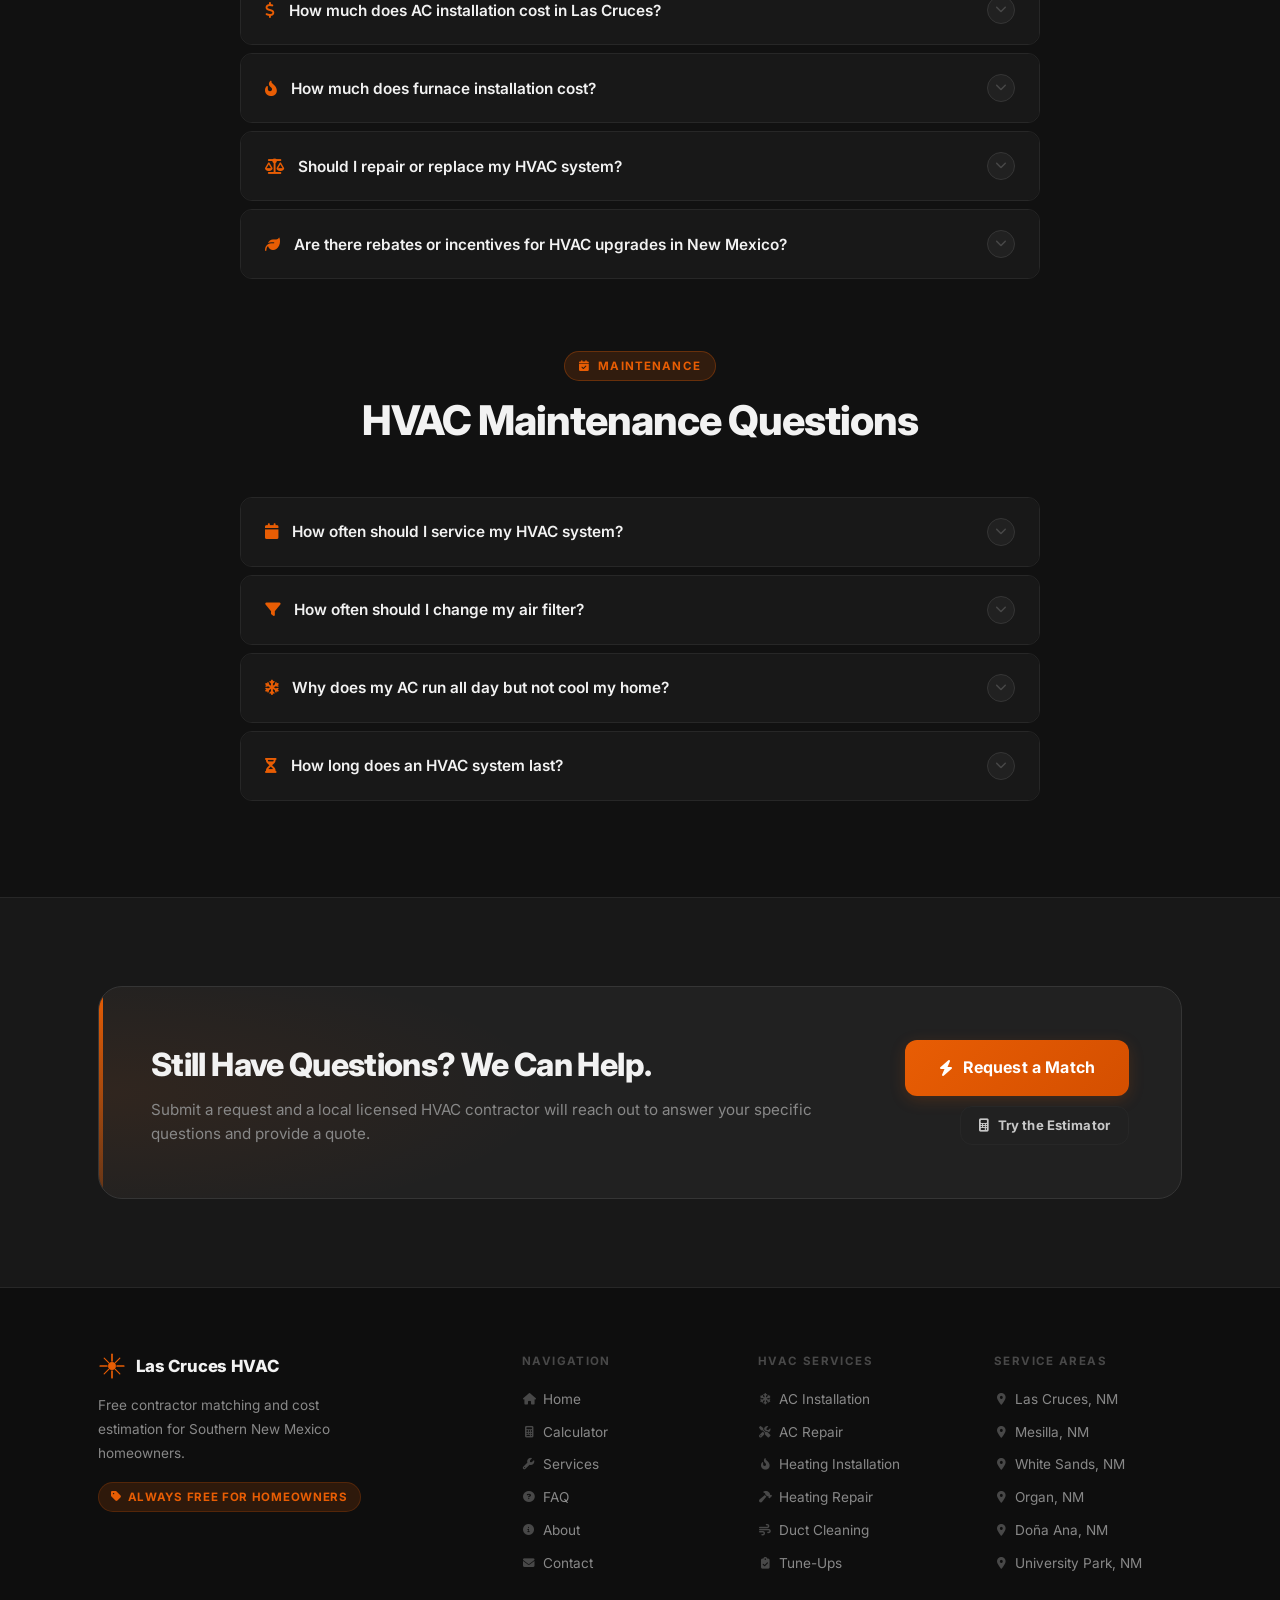
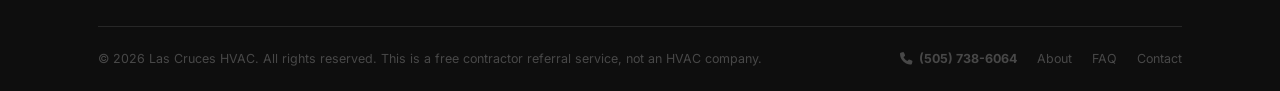
<file: faq.html>
<!DOCTYPE html>
<html lang="en">
<head>
  <meta charset="UTF-8">
  <meta name="viewport" content="width=device-width, initial-scale=1.0">
  <title>HVAC FAQ | Las Cruces HVAC</title>
  <meta name="description" content="Common HVAC questions answered for Las Cruces, NM homeowners. Unit sizing, installation costs, maintenance schedules, and more.">
  <link rel="preconnect" href="https://fonts.googleapis.com">
  <link rel="preconnect" href="https://fonts.gstatic.com" crossorigin>
  <link href="https://fonts.googleapis.com/css2?family=Inter:wght@400;500;600;700;800;900&display=swap" rel="stylesheet">
  <link rel="stylesheet" href="https://cdnjs.cloudflare.com/ajax/libs/font-awesome/6.5.1/css/all.min.css">
  <link rel="stylesheet" href="styles.css">
</head>
<body>

<!-- NAVBAR -->
<nav class="navbar">
  <div class="nav-container">
    <a href="index.html" class="logo">
      <svg width="30" height="30" viewBox="0 0 50 50" class="zia-icon" aria-hidden="true">
        <circle cx="25" cy="25" r="7" fill="currentColor"/>
        <line x1="25" y1="4" x2="25" y2="16" stroke="currentColor" stroke-width="3" stroke-linecap="round"/>
        <line x1="25" y1="34" x2="25" y2="46" stroke="currentColor" stroke-width="3" stroke-linecap="round"/>
        <line x1="4" y1="25" x2="16" y2="25" stroke="currentColor" stroke-width="3" stroke-linecap="round"/>
        <line x1="34" y1="25" x2="46" y2="25" stroke="currentColor" stroke-width="3" stroke-linecap="round"/>
        <line x1="11" y1="11" x2="19" y2="19" stroke="currentColor" stroke-width="2" stroke-linecap="round"/>
        <line x1="31" y1="31" x2="39" y2="39" stroke="currentColor" stroke-width="2" stroke-linecap="round"/>
        <line x1="39" y1="11" x2="31" y2="19" stroke="currentColor" stroke-width="2" stroke-linecap="round"/>
        <line x1="19" y1="31" x2="11" y2="39" stroke="currentColor" stroke-width="2" stroke-linecap="round"/>
      </svg>
      Las Cruces HVAC
    </a>
    <ul class="nav-menu">
      <li><a href="index.html"><i class="fa-solid fa-house"></i> Home</a></li>
      <li><a href="calculator.html"><i class="fa-solid fa-calculator"></i> Calculator</a></li>
      <li><a href="services.html"><i class="fa-solid fa-wrench"></i> Services</a></li>
      <li><a href="faq.html" class="active"><i class="fa-solid fa-circle-question"></i> FAQ</a></li>
      <li><a href="about.html"><i class="fa-solid fa-info-circle"></i> About</a></li>
      <li><a href="tel:+15057386064" class="nav-phone"><i class="fa-solid fa-phone"></i> (505) 738-6064</a></li>
      <li><a href="contact.html" class="nav-cta"><i class="fa-solid fa-bolt"></i> Get a Free Estimate</a></li>
    </ul>
    <button class="mobile-toggle" aria-label="Toggle navigation"><i class="fa-solid fa-bars"></i></button>
  </div>
</nav>

<!-- PAGE HEADER -->
<div class="page-header">
  <div class="container">
    <span class="section-eyebrow"><i class="fa-solid fa-circle-question"></i> Answers</span>
    <h1>Frequently Asked Questions</h1>
    <p>Common questions from Las Cruces area homeowners about HVAC sizing, costs, maintenance, and our free service.</p>
  </div>
</div>

<!-- FAQ SECTIONS -->
<section>
  <div class="container">

    <!-- About Our Service -->
    <div class="text-center fade-up">
      <span class="section-eyebrow"><i class="fa-solid fa-handshake"></i> Our Service</span>
      <h2 class="section-title">About Las Cruces HVAC</h2>
    </div>

    <div class="faq-list">
      <div class="faq-item fade-up">
        <button class="faq-question">
          <span><i class="fa-solid fa-tag" style="color:var(--accent); margin-right:10px;"></i> Is your service really free?</span>
          <span class="faq-chevron"><i class="fa-solid fa-chevron-down"></i></span>
        </button>
        <div class="faq-answer">
          <div class="faq-answer-inner">
            Yes — completely free for homeowners. We don't charge you anything to use the cost estimator or to be matched with a local contractor. We are compensated separately through our relationships with contractors in our network, not through fees to you.
          </div>
        </div>
      </div>

      <div class="faq-item fade-up">
        <button class="faq-question">
          <span><i class="fa-solid fa-circle-info" style="color:var(--accent); margin-right:10px;"></i> Are you an HVAC company?</span>
          <span class="faq-chevron"><i class="fa-solid fa-chevron-down"></i></span>
        </button>
        <div class="faq-answer">
          <div class="faq-answer-inner">
            No. We are a contractor referral and information service. We do not employ HVAC technicians, perform any HVAC work, or set prices. Our role is to help you connect with a qualified local contractor and to provide general cost information through our estimator tool.
          </div>
        </div>
      </div>

      <div class="faq-item fade-up">
        <button class="faq-question">
          <span><i class="fa-solid fa-paper-plane" style="color:var(--accent); margin-right:10px;"></i> What happens after I submit the contact form?</span>
          <span class="faq-chevron"><i class="fa-solid fa-chevron-down"></i></span>
        </button>
        <div class="faq-answer">
          <div class="faq-answer-inner">
            We review your request and identify local, licensed contractors in your area who handle the type of service you need. We pass your contact information to the contractor(s), and they will reach out to you — typically within 24–48 hours — to discuss the job and schedule a visit or provide a quote. You are under no obligation to hire anyone.
          </div>
        </div>
      </div>

      <div class="faq-item fade-up">
        <button class="faq-question">
          <span><i class="fa-solid fa-map-location-dot" style="color:var(--accent); margin-right:10px;"></i> What areas do you serve?</span>
          <span class="faq-chevron"><i class="fa-solid fa-chevron-down"></i></span>
        </button>
        <div class="faq-answer">
          <div class="faq-answer-inner">
            We currently serve homeowners in Las Cruces, Mesilla, White Sands, Organ, Doña Ana, and University Park — and the broader Doña Ana County area in Southern New Mexico. If you're unsure whether your location is covered, submit a request and we'll let you know.
          </div>
        </div>
      </div>
    </div>

    <!-- HVAC Sizing -->
    <div class="text-center fade-up" style="margin-top:72px;">
      <span class="section-eyebrow"><i class="fa-solid fa-weight-hanging"></i> Sizing</span>
      <h2 class="section-title">HVAC Sizing Questions</h2>
    </div>

    <div class="faq-list">
      <div class="faq-item fade-up">
        <button class="faq-question">
          <span><i class="fa-solid fa-ruler" style="color:var(--accent); margin-right:10px;"></i> How do I know what size AC unit I need?</span>
          <span class="faq-chevron"><i class="fa-solid fa-chevron-down"></i></span>
        </button>
        <div class="faq-answer">
          <div class="faq-answer-inner">
            AC units are sized in "tons" — one ton equals 12,000 BTU/hr of cooling capacity. The standard starting point is 25 BTU per square foot of conditioned living space. So a 1,600 sq ft home needs roughly 40,000 BTU/hr, or about a 3.5-ton unit. However, this is a rough estimate. Actual sizing should account for insulation quality, ceiling height, window area, local climate design temperatures, and attic conditions. A licensed contractor performs a Manual J load calculation to determine the precise size. Our calculator gives you a ballpark — always have a pro confirm before you buy.
          </div>
        </div>
      </div>

      <div class="faq-item fade-up">
        <button class="faq-question">
          <span><i class="fa-solid fa-triangle-exclamation" style="color:var(--accent); margin-right:10px;"></i> What happens if I install an AC unit that's too big or too small?</span>
          <span class="faq-chevron"><i class="fa-solid fa-chevron-down"></i></span>
        </button>
        <div class="faq-answer">
          <div class="faq-answer-inner">
            Both scenarios cause real problems. An oversized unit will "short cycle" — it cools air so quickly that it shuts off before removing enough humidity, leaving your home feeling clammy. It also wears out the compressor faster due to frequent start-stops. An undersized unit will run continuously, struggle to reach your set temperature on hot days (Las Cruces regularly hits 100°F+), and drive up your electric bill. Proper sizing is one of the most important factors in HVAC performance and longevity.
          </div>
        </div>
      </div>

      <div class="faq-item fade-up">
        <button class="faq-question">
          <span><i class="fa-solid fa-file-lines" style="color:var(--accent); margin-right:10px;"></i> What is a Manual J calculation?</span>
          <span class="faq-chevron"><i class="fa-solid fa-chevron-down"></i></span>
        </button>
        <div class="faq-answer">
          <div class="faq-answer-inner">
            Manual J (ACCA Manual J) is the industry-standard residential load calculation protocol used by HVAC professionals to determine the exact heating and cooling requirements for a specific home. It takes into account square footage, insulation R-values, window types and orientations, air infiltration, local climate data, and number of occupants. It's the most accurate way to size an HVAC system. Any reputable contractor should perform one before recommending a system size.
          </div>
        </div>
      </div>
    </div>

    <!-- Cost Questions -->
    <div class="text-center fade-up" style="margin-top:72px;">
      <span class="section-eyebrow"><i class="fa-solid fa-dollar-sign"></i> Costs</span>
      <h2 class="section-title">HVAC Cost Questions</h2>
    </div>

    <div class="faq-list">
      <div class="faq-item fade-up">
        <button class="faq-question">
          <span><i class="fa-solid fa-dollar-sign" style="color:var(--accent); margin-right:10px;"></i> How much does AC installation cost in Las Cruces?</span>
          <span class="faq-chevron"><i class="fa-solid fa-chevron-down"></i></span>
        </button>
        <div class="faq-answer">
          <div class="faq-answer-inner">
            For a standard central split air conditioning system (unit + installation labor), costs in the Las Cruces area generally range from around $3,500 to $8,500+ depending on system size, brand and SEER efficiency rating, whether ductwork needs to be replaced, and installation complexity. Higher-efficiency systems (18+ SEER) cost more upfront but save money on electricity long-term. Use our calculator for a rough estimate based on your square footage, then get quotes from at least two licensed contractors.
          </div>
        </div>
      </div>

      <div class="faq-item fade-up">
        <button class="faq-question">
          <span><i class="fa-solid fa-fire-flame-curved" style="color:var(--accent); margin-right:10px;"></i> How much does furnace installation cost?</span>
          <span class="faq-chevron"><i class="fa-solid fa-chevron-down"></i></span>
        </button>
        <div class="faq-answer">
          <div class="faq-answer-inner">
            Gas furnace installation in the Las Cruces area typically runs between $2,500 and $6,000 for a standard residential unit including labor. Heat pump systems (which provide both heating and cooling) generally range from $4,000 to $9,000+ installed, depending on capacity and efficiency. Prices vary by brand, efficiency rating, and whether any ductwork or electrical work is needed. Always get multiple quotes.
          </div>
        </div>
      </div>

      <div class="faq-item fade-up">
        <button class="faq-question">
          <span><i class="fa-solid fa-scale-balanced" style="color:var(--accent); margin-right:10px;"></i> Should I repair or replace my HVAC system?</span>
          <span class="faq-chevron"><i class="fa-solid fa-chevron-down"></i></span>
        </button>
        <div class="faq-answer">
          <div class="faq-answer-inner">
            A common rule of thumb: if the repair cost exceeds 50% of the cost of a new system, and the unit is more than 10 years old, replacement is usually the better investment. HVAC systems typically last 15–20 years with proper maintenance. Older systems are also significantly less efficient — a new unit can use 30–50% less electricity than a 15-year-old unit. A qualified contractor can help you weigh the options. Our calculator can give you a rough sense of what a new system would cost.
          </div>
        </div>
      </div>

      <div class="faq-item fade-up">
        <button class="faq-question">
          <span><i class="fa-solid fa-leaf" style="color:var(--accent); margin-right:10px;"></i> Are there rebates or incentives for HVAC upgrades in New Mexico?</span>
          <span class="faq-chevron"><i class="fa-solid fa-chevron-down"></i></span>
        </button>
        <div class="faq-answer">
          <div class="faq-answer-inner">
            Yes, there are several potential sources of savings. The federal Inflation Reduction Act (IRA) provides tax credits for energy-efficient HVAC upgrades including heat pumps and high-efficiency central AC. El Paso Electric (which serves the Las Cruces area) has periodically offered rebates for qualifying high-efficiency equipment. Additionally, some HVAC manufacturers offer rebates on specific models. Ask your contractor about current rebates when getting quotes, as programs change frequently.
          </div>
        </div>
      </div>
    </div>

    <!-- Maintenance Questions -->
    <div class="text-center fade-up" style="margin-top:72px;">
      <span class="section-eyebrow"><i class="fa-solid fa-calendar-check"></i> Maintenance</span>
      <h2 class="section-title">HVAC Maintenance Questions</h2>
    </div>

    <div class="faq-list">
      <div class="faq-item fade-up">
        <button class="faq-question">
          <span><i class="fa-solid fa-calendar" style="color:var(--accent); margin-right:10px;"></i> How often should I service my HVAC system?</span>
          <span class="faq-chevron"><i class="fa-solid fa-chevron-down"></i></span>
        </button>
        <div class="faq-answer">
          <div class="faq-answer-inner">
            Most HVAC professionals recommend at least one tune-up per year. For homes in Las Cruces where AC runs heavily from May through September, having the cooling system inspected in spring (before the heat arrives) makes sense. If you also use a furnace, a second tune-up in fall for the heating system is recommended. Regular maintenance extends equipment life, keeps efficiency high, and helps catch small problems before they become expensive failures.
          </div>
        </div>
      </div>

      <div class="faq-item fade-up">
        <button class="faq-question">
          <span><i class="fa-solid fa-filter" style="color:var(--accent); margin-right:10px;"></i> How often should I change my air filter?</span>
          <span class="faq-chevron"><i class="fa-solid fa-chevron-down"></i></span>
        </button>
        <div class="faq-answer">
          <div class="faq-answer-inner">
            In Las Cruces, desert dust and frequent wind events mean filters get dirty faster than in most other climates. A general guideline is every 1–3 months for standard 1-inch filters. If you have pets, allergies, or your system runs heavily during summer, check monthly. A clogged filter is one of the leading causes of HVAC system strain and premature failure — and it's the cheapest maintenance item you can stay on top of.
          </div>
        </div>
      </div>

      <div class="faq-item fade-up">
        <button class="faq-question">
          <span><i class="fa-solid fa-snowflake" style="color:var(--accent); margin-right:10px;"></i> Why does my AC run all day but not cool my home?</span>
          <span class="faq-chevron"><i class="fa-solid fa-chevron-down"></i></span>
        </button>
        <div class="faq-answer">
          <div class="faq-answer-inner">
            Several common causes: (1) The system is undersized for the home or the outdoor temp. On a 105°F day in Las Cruces, even a properly sized system may struggle to maintain 72°F. (2) Low refrigerant — a refrigerant leak reduces cooling capacity significantly. (3) Dirty evaporator or condenser coils reduce heat transfer efficiency. (4) The air filter is clogged, restricting airflow. (5) Duct leaks or poor duct insulation in hot attics. A technician can diagnose which issue affects your system.
          </div>
        </div>
      </div>

      <div class="faq-item fade-up">
        <button class="faq-question">
          <span><i class="fa-solid fa-hourglass-half" style="color:var(--accent); margin-right:10px;"></i> How long does an HVAC system last?</span>
          <span class="faq-chevron"><i class="fa-solid fa-chevron-down"></i></span>
        </button>
        <div class="faq-answer">
          <div class="faq-answer-inner">
            Central air conditioners typically last 15–20 years with regular maintenance. Gas furnaces can last 20–30 years. Heat pumps generally fall in the 15–20 year range. Systems in Las Cruces may experience slightly shorter AC lifespans due to the heavy cooling loads placed on units during long, hot summers — your system may run 6–8 months out of the year. Annual maintenance is especially important in this climate to maximize equipment life.
          </div>
        </div>
      </div>
    </div>

  </div>
</section>

<!-- CTA -->
<section style="background:var(--bg-card); border-top:1px solid var(--border);">
  <div class="container">
    <div class="cta-banner fade-up">
      <div>
        <h2>Still Have Questions? We Can Help.</h2>
        <p>Submit a request and a local licensed HVAC contractor will reach out to answer your specific questions and provide a quote.</p>
      </div>
      <div class="cta-banner-actions">
        <a href="contact.html" class="btn btn-primary btn-lg">
          <i class="fa-solid fa-bolt"></i> Request a Match
        </a>
        <a href="calculator.html" class="btn btn-ghost btn-sm">
          <i class="fa-solid fa-calculator"></i> Try the Estimator
        </a>
      </div>
    </div>
  </div>
</section>

<!-- FOOTER -->
<footer class="footer">
  <div class="container">
    <div class="footer-grid">
      <div class="footer-brand">
        <a href="index.html" class="logo">
          <svg width="28" height="28" viewBox="0 0 50 50" class="zia-icon" aria-hidden="true">
            <circle cx="25" cy="25" r="7" fill="currentColor"/>
            <line x1="25" y1="4" x2="25" y2="16" stroke="currentColor" stroke-width="3" stroke-linecap="round"/>
            <line x1="25" y1="34" x2="25" y2="46" stroke="currentColor" stroke-width="3" stroke-linecap="round"/>
            <line x1="4" y1="25" x2="16" y2="25" stroke="currentColor" stroke-width="3" stroke-linecap="round"/>
            <line x1="34" y1="25" x2="46" y2="25" stroke="currentColor" stroke-width="3" stroke-linecap="round"/>
            <line x1="11" y1="11" x2="19" y2="19" stroke="currentColor" stroke-width="2" stroke-linecap="round"/>
            <line x1="31" y1="31" x2="39" y2="39" stroke="currentColor" stroke-width="2" stroke-linecap="round"/>
            <line x1="39" y1="11" x2="31" y2="19" stroke="currentColor" stroke-width="2" stroke-linecap="round"/>
            <line x1="19" y1="31" x2="11" y2="39" stroke="currentColor" stroke-width="2" stroke-linecap="round"/>
          </svg>
          Las Cruces HVAC
        </a>
        <p>Free contractor matching and cost estimation for Southern New Mexico homeowners.</p>
        <div class="footer-tagline"><i class="fa-solid fa-tag"></i> Always Free for Homeowners</div>
      </div>
      <div class="footer-col">
        <h4>Navigation</h4>
        <ul>
          <li><a href="index.html"><i class="fa-solid fa-house"></i> Home</a></li>
          <li><a href="calculator.html"><i class="fa-solid fa-calculator"></i> Calculator</a></li>
          <li><a href="services.html"><i class="fa-solid fa-wrench"></i> Services</a></li>
          <li><a href="faq.html"><i class="fa-solid fa-circle-question"></i> FAQ</a></li>
          <li><a href="about.html"><i class="fa-solid fa-info-circle"></i> About</a></li>
          <li><a href="contact.html"><i class="fa-solid fa-envelope"></i> Contact</a></li>
        </ul>
      </div>
      <div class="footer-col">
        <h4>HVAC Services</h4>
        <ul>
          <li><span><i class="fa-solid fa-snowflake"></i> AC Installation</span></li>
          <li><span><i class="fa-solid fa-screwdriver-wrench"></i> AC Repair</span></li>
          <li><span><i class="fa-solid fa-fire-flame-curved"></i> Heating Installation</span></li>
          <li><span><i class="fa-solid fa-hammer"></i> Heating Repair</span></li>
          <li><span><i class="fa-solid fa-wind"></i> Duct Cleaning</span></li>
          <li><span><i class="fa-solid fa-clipboard-check"></i> Tune-Ups</span></li>
        </ul>
      </div>
      <div class="footer-col">
        <h4>Service Areas</h4>
        <ul>
          <li><span><i class="fa-solid fa-location-dot"></i> Las Cruces, NM</span></li>
          <li><span><i class="fa-solid fa-location-dot"></i> Mesilla, NM</span></li>
          <li><span><i class="fa-solid fa-location-dot"></i> White Sands, NM</span></li>
          <li><span><i class="fa-solid fa-location-dot"></i> Organ, NM</span></li>
          <li><span><i class="fa-solid fa-location-dot"></i> Doña Ana, NM</span></li>
          <li><span><i class="fa-solid fa-location-dot"></i> University Park, NM</span></li>
        </ul>
      </div>
    </div>
    <div class="footer-bottom">
      <p>&copy; 2026 Las Cruces HVAC. All rights reserved. This is a free contractor referral service, not an HVAC company.</p>
      <div class="footer-bottom-links">
        <a href="tel:+15057386064" class="footer-phone"><i class="fa-solid fa-phone"></i> (505) 738-6064</a>
        <a href="about.html">About</a>
        <a href="faq.html">FAQ</a>
        <a href="contact.html">Contact</a>
      </div>
    </div>
  </div>
</footer>

<script src="script.js"></script>
</body>
</html>
</file>
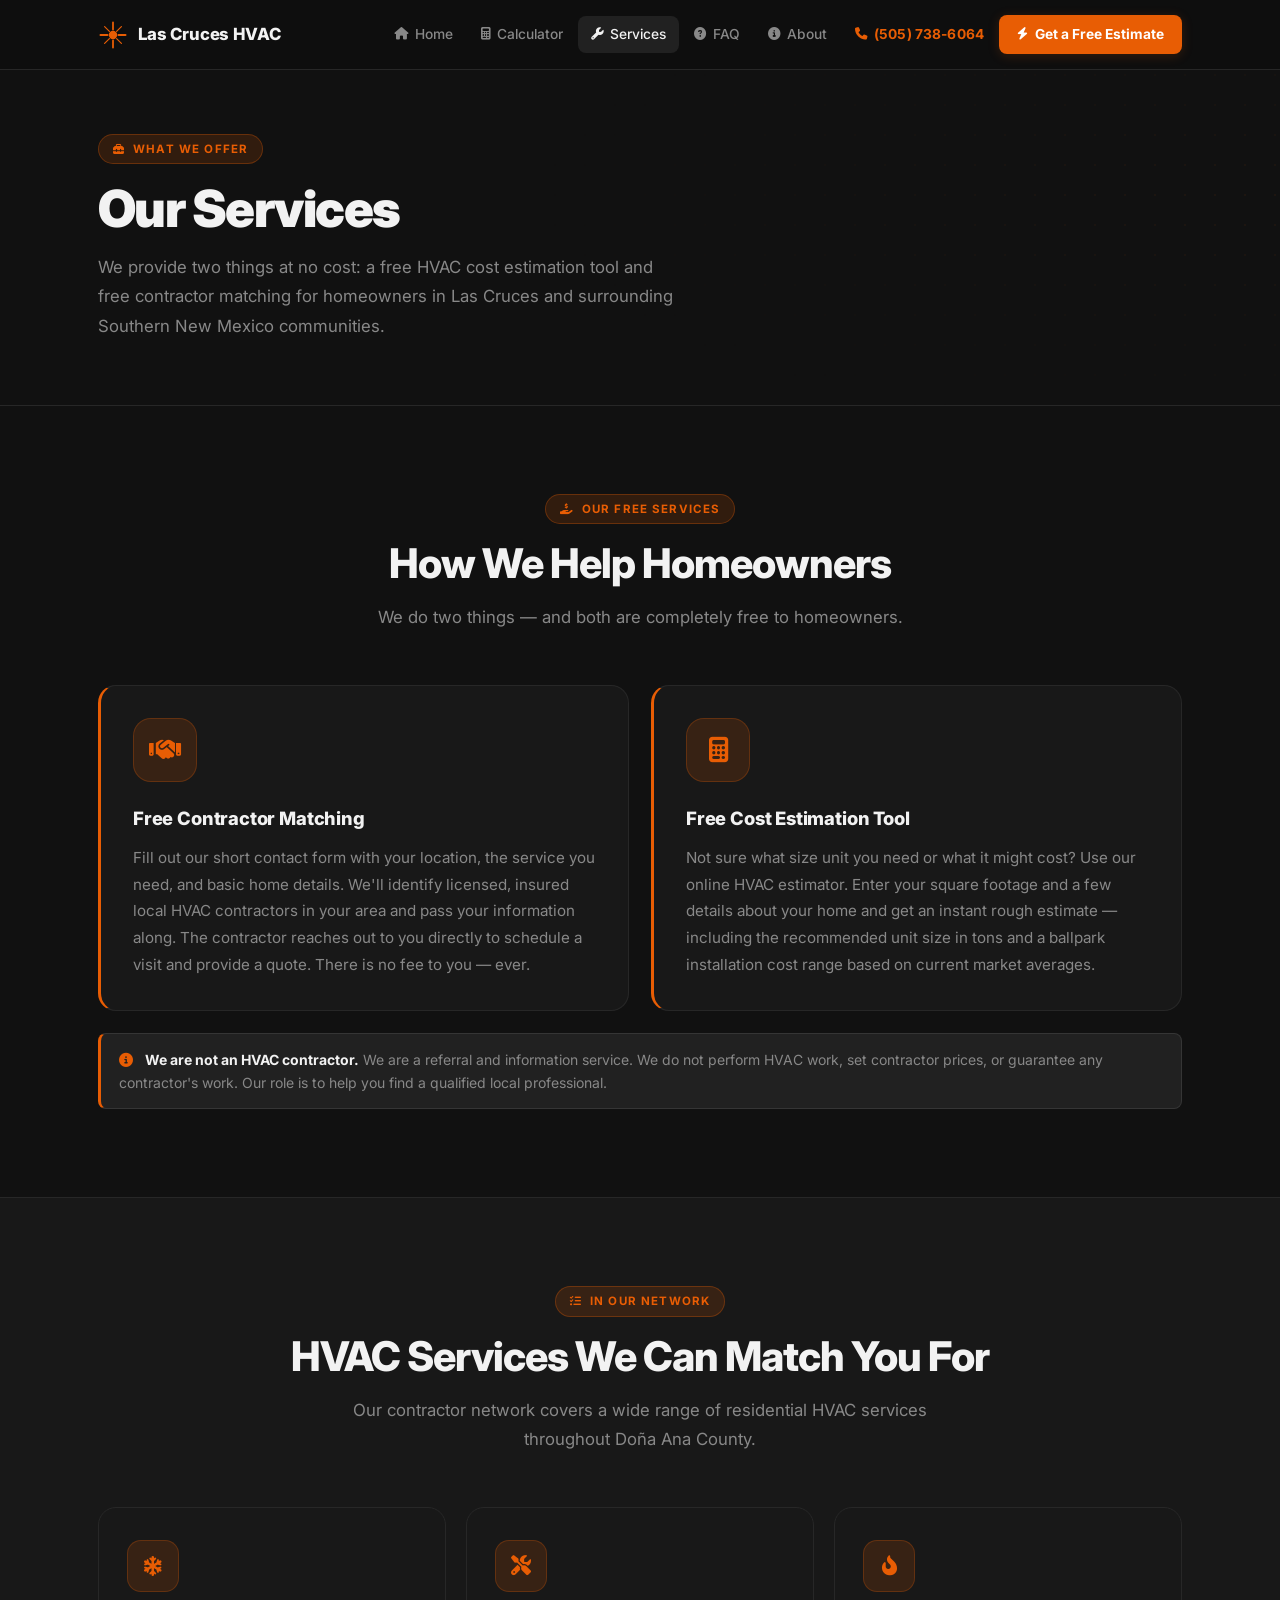
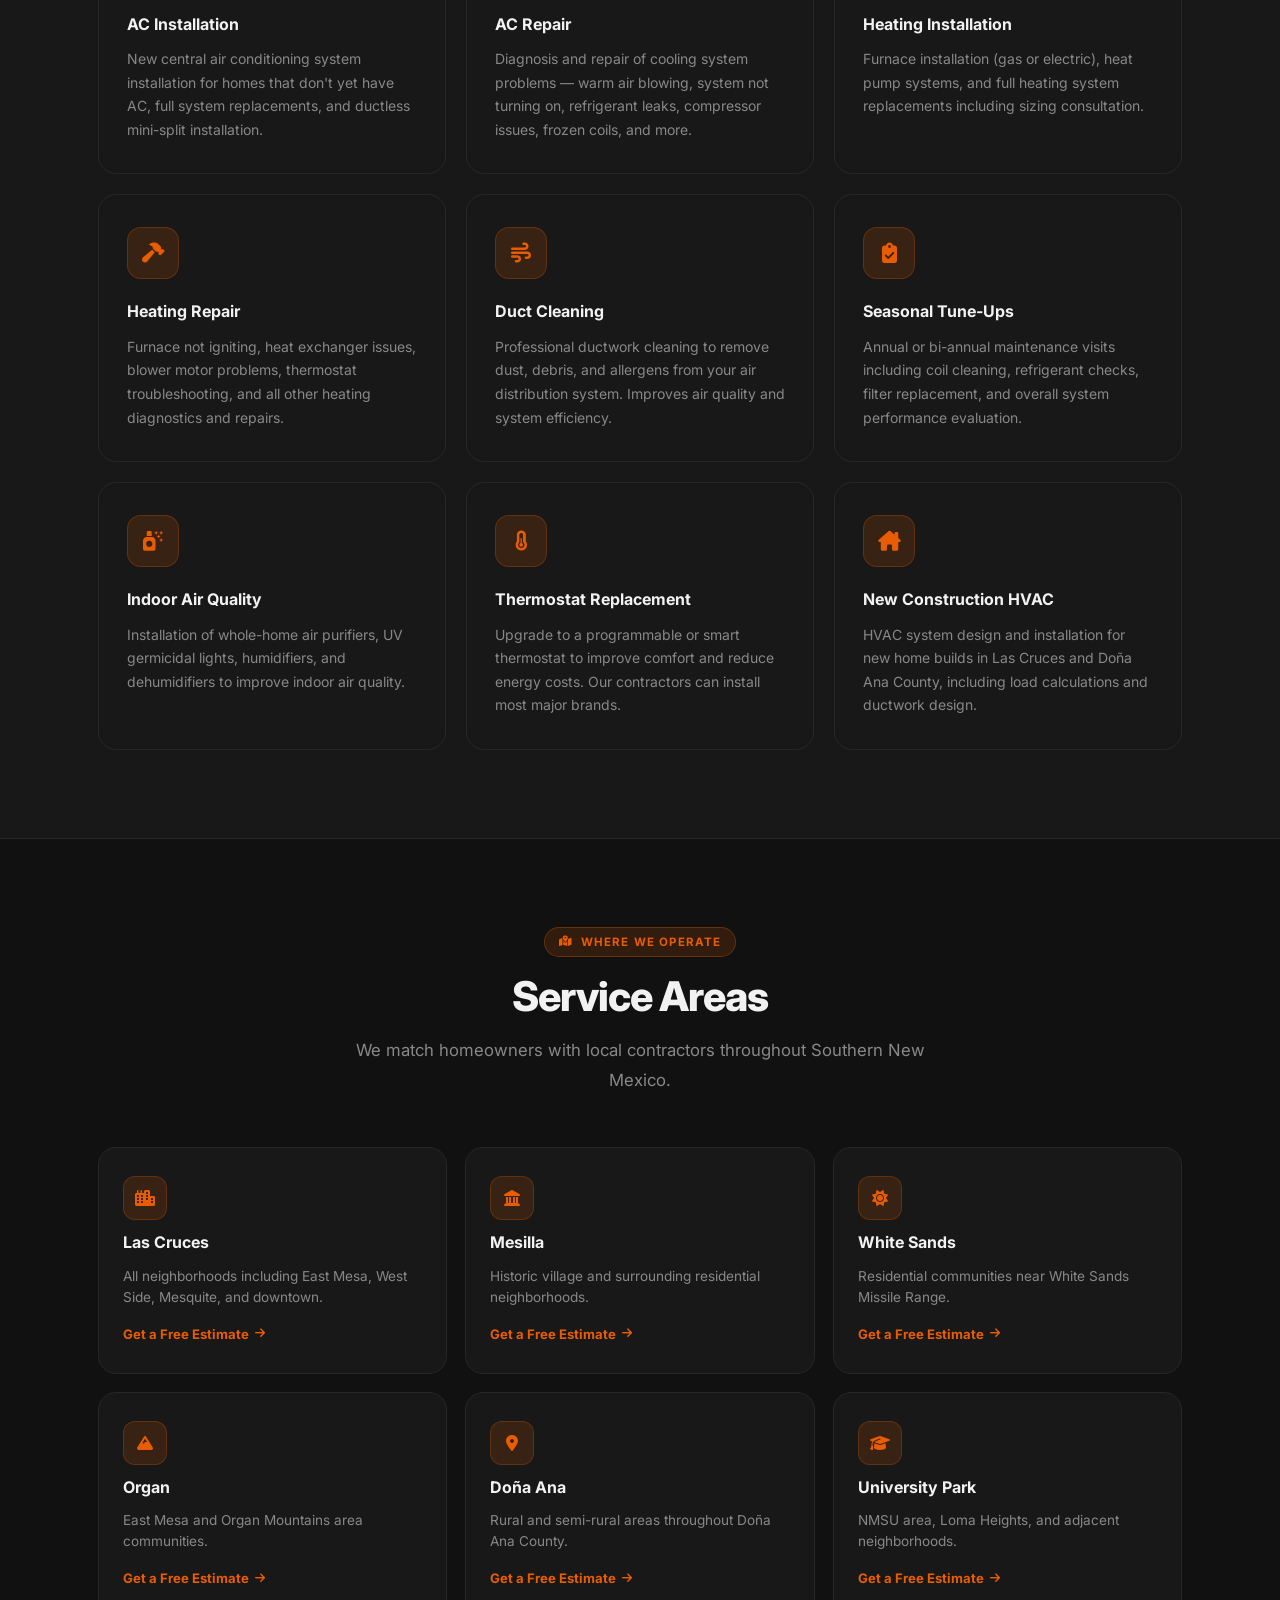
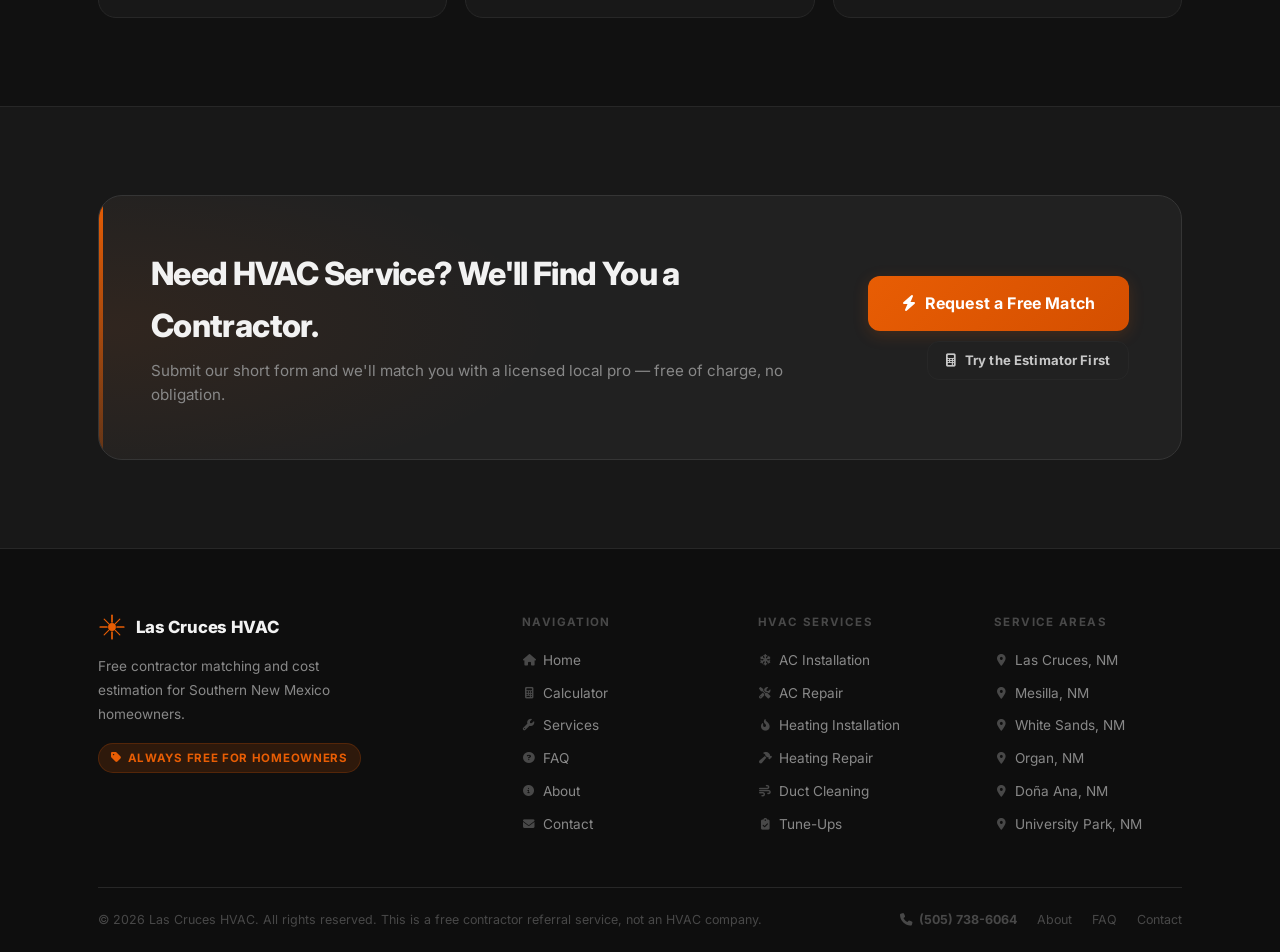
<file: services.html>
<!DOCTYPE html>
<html lang="en">
<head>
  <meta charset="UTF-8">
  <meta name="viewport" content="width=device-width, initial-scale=1.0">
  <title>HVAC Services | Las Cruces HVAC</title>
  <meta name="description" content="Free HVAC contractor matching for Las Cruces, NM. We help homeowners find licensed contractors for AC installation, AC repair, heating, duct cleaning, and more.">
  <link rel="preconnect" href="https://fonts.googleapis.com">
  <link rel="preconnect" href="https://fonts.gstatic.com" crossorigin>
  <link href="https://fonts.googleapis.com/css2?family=Inter:wght@400;500;600;700;800;900&display=swap" rel="stylesheet">
  <link rel="stylesheet" href="https://cdnjs.cloudflare.com/ajax/libs/font-awesome/6.5.1/css/all.min.css">
  <link rel="stylesheet" href="styles.css">
</head>
<body>

<!-- NAVBAR -->
<nav class="navbar">
  <div class="nav-container">
    <a href="index.html" class="logo">
      <svg width="30" height="30" viewBox="0 0 50 50" class="zia-icon" aria-hidden="true">
        <circle cx="25" cy="25" r="7" fill="currentColor"/>
        <line x1="25" y1="4" x2="25" y2="16" stroke="currentColor" stroke-width="3" stroke-linecap="round"/>
        <line x1="25" y1="34" x2="25" y2="46" stroke="currentColor" stroke-width="3" stroke-linecap="round"/>
        <line x1="4" y1="25" x2="16" y2="25" stroke="currentColor" stroke-width="3" stroke-linecap="round"/>
        <line x1="34" y1="25" x2="46" y2="25" stroke="currentColor" stroke-width="3" stroke-linecap="round"/>
        <line x1="11" y1="11" x2="19" y2="19" stroke="currentColor" stroke-width="2" stroke-linecap="round"/>
        <line x1="31" y1="31" x2="39" y2="39" stroke="currentColor" stroke-width="2" stroke-linecap="round"/>
        <line x1="39" y1="11" x2="31" y2="19" stroke="currentColor" stroke-width="2" stroke-linecap="round"/>
        <line x1="19" y1="31" x2="11" y2="39" stroke="currentColor" stroke-width="2" stroke-linecap="round"/>
      </svg>
      Las Cruces HVAC
    </a>
    <ul class="nav-menu">
      <li><a href="index.html"><i class="fa-solid fa-house"></i> Home</a></li>
      <li><a href="calculator.html"><i class="fa-solid fa-calculator"></i> Calculator</a></li>
      <li><a href="services.html" class="active"><i class="fa-solid fa-wrench"></i> Services</a></li>
      <li><a href="faq.html"><i class="fa-solid fa-circle-question"></i> FAQ</a></li>
      <li><a href="about.html"><i class="fa-solid fa-info-circle"></i> About</a></li>
      <li><a href="tel:+15057386064" class="nav-phone"><i class="fa-solid fa-phone"></i> (505) 738-6064</a></li>
      <li><a href="contact.html" class="nav-cta"><i class="fa-solid fa-bolt"></i> Get a Free Estimate</a></li>
    </ul>
    <button class="mobile-toggle" aria-label="Toggle navigation"><i class="fa-solid fa-bars"></i></button>
  </div>
</nav>

<!-- PAGE HEADER -->
<div class="page-header">
  <div class="container">
    <span class="section-eyebrow"><i class="fa-solid fa-toolbox"></i> What We Offer</span>
    <h1>Our Services</h1>
    <p>We provide two things at no cost: a free HVAC cost estimation tool and free contractor matching for homeowners in Las Cruces and surrounding Southern New Mexico communities.</p>
  </div>
</div>

<!-- WHAT WE DO -->
<section>
  <div class="container">
    <div class="text-center fade-up">
      <span class="section-eyebrow"><i class="fa-solid fa-hand-holding-dollar"></i> Our Free Services</span>
      <h2 class="section-title">How We Help Homeowners</h2>
      <p class="section-sub">We do two things — and both are completely free to homeowners.</p>
    </div>

    <div style="display:grid; grid-template-columns:1fr 1fr; gap:22px; margin-top:52px;">
      <div class="card fade-up" style="border-left:3px solid var(--accent);">
        <div class="icon-box icon-box-lg" style="margin-bottom:22px;"><i class="fa-solid fa-handshake"></i></div>
        <h3 style="font-size:1.15rem; font-weight:800; margin-bottom:12px; letter-spacing:-0.01em;">Free Contractor Matching</h3>
        <p style="color:var(--text-muted); line-height:1.75; font-size:0.95rem;">
          Fill out our short contact form with your location, the service you need, and basic home details. We'll identify licensed, insured local HVAC contractors in your area and pass your information along. The contractor reaches out to you directly to schedule a visit and provide a quote. There is no fee to you — ever.
        </p>
      </div>
      <div class="card fade-up" style="border-left:3px solid var(--accent);">
        <div class="icon-box icon-box-lg" style="margin-bottom:22px;"><i class="fa-solid fa-calculator"></i></div>
        <h3 style="font-size:1.15rem; font-weight:800; margin-bottom:12px; letter-spacing:-0.01em;">Free Cost Estimation Tool</h3>
        <p style="color:var(--text-muted); line-height:1.75; font-size:0.95rem;">
          Not sure what size unit you need or what it might cost? Use our online HVAC estimator. Enter your square footage and a few details about your home and get an instant rough estimate — including the recommended unit size in tons and a ballpark installation cost range based on current market averages.
        </p>
      </div>
    </div>

    <div class="notice fade-up" style="margin-top:22px;">
      <i class="fa-solid fa-circle-info" style="margin-right:8px; color:var(--accent);"></i>
      <strong>We are not an HVAC contractor.</strong> We are a referral and information service. We do not perform HVAC work, set contractor prices, or guarantee any contractor's work. Our role is to help you find a qualified local professional.
    </div>
  </div>
</section>

<!-- SERVICES WE COVER -->
<section style="background:var(--bg-card); border-top:1px solid var(--border); border-bottom:1px solid var(--border);">
  <div class="container">
    <div class="text-center fade-up">
      <span class="section-eyebrow"><i class="fa-solid fa-list-check"></i> In Our Network</span>
      <h2 class="section-title">HVAC Services We Can Match You For</h2>
      <p class="section-sub">Our contractor network covers a wide range of residential HVAC services throughout Doña Ana County.</p>
    </div>
    <div class="services-grid">
      <div class="service-card fade-up" id="ac-installation">
        <div class="icon-box"><i class="fa-solid fa-snowflake"></i></div>
        <h3>AC Installation</h3>
        <p>New central air conditioning system installation for homes that don't yet have AC, full system replacements, and ductless mini-split installation.</p>
      </div>
      <div class="service-card fade-up" id="ac-repair">
        <div class="icon-box"><i class="fa-solid fa-screwdriver-wrench"></i></div>
        <h3>AC Repair</h3>
        <p>Diagnosis and repair of cooling system problems — warm air blowing, system not turning on, refrigerant leaks, compressor issues, frozen coils, and more.</p>
      </div>
      <div class="service-card fade-up" id="heating-installation">
        <div class="icon-box"><i class="fa-solid fa-fire-flame-curved"></i></div>
        <h3>Heating Installation</h3>
        <p>Furnace installation (gas or electric), heat pump systems, and full heating system replacements including sizing consultation.</p>
      </div>
      <div class="service-card fade-up" id="heating-repair">
        <div class="icon-box"><i class="fa-solid fa-hammer"></i></div>
        <h3>Heating Repair</h3>
        <p>Furnace not igniting, heat exchanger issues, blower motor problems, thermostat troubleshooting, and all other heating diagnostics and repairs.</p>
      </div>
      <div class="service-card fade-up" id="duct-cleaning">
        <div class="icon-box"><i class="fa-solid fa-wind"></i></div>
        <h3>Duct Cleaning</h3>
        <p>Professional ductwork cleaning to remove dust, debris, and allergens from your air distribution system. Improves air quality and system efficiency.</p>
      </div>
      <div class="service-card fade-up" id="maintenance">
        <div class="icon-box"><i class="fa-solid fa-clipboard-check"></i></div>
        <h3>Seasonal Tune-Ups</h3>
        <p>Annual or bi-annual maintenance visits including coil cleaning, refrigerant checks, filter replacement, and overall system performance evaluation.</p>
      </div>
      <div class="service-card fade-up">
        <div class="icon-box"><i class="fa-solid fa-air-freshener"></i></div>
        <h3>Indoor Air Quality</h3>
        <p>Installation of whole-home air purifiers, UV germicidal lights, humidifiers, and dehumidifiers to improve indoor air quality.</p>
      </div>
      <div class="service-card fade-up">
        <div class="icon-box"><i class="fa-solid fa-temperature-half"></i></div>
        <h3>Thermostat Replacement</h3>
        <p>Upgrade to a programmable or smart thermostat to improve comfort and reduce energy costs. Our contractors can install most major brands.</p>
      </div>
      <div class="service-card fade-up">
        <div class="icon-box"><i class="fa-solid fa-house-chimney"></i></div>
        <h3>New Construction HVAC</h3>
        <p>HVAC system design and installation for new home builds in Las Cruces and Doña Ana County, including load calculations and ductwork design.</p>
      </div>
    </div>
  </div>
</section>

<!-- SERVICE AREAS -->
<section>
  <div class="container">
    <div class="text-center fade-up">
      <span class="section-eyebrow"><i class="fa-solid fa-map-location-dot"></i> Where We Operate</span>
      <h2 class="section-title">Service Areas</h2>
      <p class="section-sub">We match homeowners with local contractors throughout Southern New Mexico.</p>
    </div>
    <div class="cities-grid">
      <div class="city-card fade-up">
        <div class="city-icon"><i class="fa-solid fa-city"></i></div>
        <h3>Las Cruces</h3>
        <p>All neighborhoods including East Mesa, West Side, Mesquite, and downtown.</p>
        <a href="contact.html" class="city-link">Get a Free Estimate <i class="fa-solid fa-arrow-right"></i></a>
      </div>
      <div class="city-card fade-up">
        <div class="city-icon"><i class="fa-solid fa-landmark"></i></div>
        <h3>Mesilla</h3>
        <p>Historic village and surrounding residential neighborhoods.</p>
        <a href="contact.html" class="city-link">Get a Free Estimate <i class="fa-solid fa-arrow-right"></i></a>
      </div>
      <div class="city-card fade-up">
        <div class="city-icon"><i class="fa-solid fa-sun"></i></div>
        <h3>White Sands</h3>
        <p>Residential communities near White Sands Missile Range.</p>
        <a href="contact.html" class="city-link">Get a Free Estimate <i class="fa-solid fa-arrow-right"></i></a>
      </div>
      <div class="city-card fade-up">
        <div class="city-icon"><i class="fa-solid fa-mountain"></i></div>
        <h3>Organ</h3>
        <p>East Mesa and Organ Mountains area communities.</p>
        <a href="contact.html" class="city-link">Get a Free Estimate <i class="fa-solid fa-arrow-right"></i></a>
      </div>
      <div class="city-card fade-up">
        <div class="city-icon"><i class="fa-solid fa-location-dot"></i></div>
        <h3>Doña Ana</h3>
        <p>Rural and semi-rural areas throughout Doña Ana County.</p>
        <a href="contact.html" class="city-link">Get a Free Estimate <i class="fa-solid fa-arrow-right"></i></a>
      </div>
      <div class="city-card fade-up">
        <div class="city-icon"><i class="fa-solid fa-graduation-cap"></i></div>
        <h3>University Park</h3>
        <p>NMSU area, Loma Heights, and adjacent neighborhoods.</p>
        <a href="contact.html" class="city-link">Get a Free Estimate <i class="fa-solid fa-arrow-right"></i></a>
      </div>
    </div>
  </div>
</section>

<!-- CTA -->
<section style="background:var(--bg-card); border-top:1px solid var(--border);">
  <div class="container">
    <div class="cta-banner fade-up">
      <div>
        <h2>Need HVAC Service? We'll Find You a Contractor.</h2>
        <p>Submit our short form and we'll match you with a licensed local pro — free of charge, no obligation.</p>
      </div>
      <div class="cta-banner-actions">
        <a href="contact.html" class="btn btn-primary btn-lg">
          <i class="fa-solid fa-bolt"></i> Request a Free Match
        </a>
        <a href="calculator.html" class="btn btn-ghost btn-sm">
          <i class="fa-solid fa-calculator"></i> Try the Estimator First
        </a>
      </div>
    </div>
  </div>
</section>

<!-- FOOTER -->
<footer class="footer">
  <div class="container">
    <div class="footer-grid">
      <div class="footer-brand">
        <a href="index.html" class="logo">
          <svg width="28" height="28" viewBox="0 0 50 50" class="zia-icon" aria-hidden="true">
            <circle cx="25" cy="25" r="7" fill="currentColor"/>
            <line x1="25" y1="4" x2="25" y2="16" stroke="currentColor" stroke-width="3" stroke-linecap="round"/>
            <line x1="25" y1="34" x2="25" y2="46" stroke="currentColor" stroke-width="3" stroke-linecap="round"/>
            <line x1="4" y1="25" x2="16" y2="25" stroke="currentColor" stroke-width="3" stroke-linecap="round"/>
            <line x1="34" y1="25" x2="46" y2="25" stroke="currentColor" stroke-width="3" stroke-linecap="round"/>
            <line x1="11" y1="11" x2="19" y2="19" stroke="currentColor" stroke-width="2" stroke-linecap="round"/>
            <line x1="31" y1="31" x2="39" y2="39" stroke="currentColor" stroke-width="2" stroke-linecap="round"/>
            <line x1="39" y1="11" x2="31" y2="19" stroke="currentColor" stroke-width="2" stroke-linecap="round"/>
            <line x1="19" y1="31" x2="11" y2="39" stroke="currentColor" stroke-width="2" stroke-linecap="round"/>
          </svg>
          Las Cruces HVAC
        </a>
        <p>Free contractor matching and cost estimation for Southern New Mexico homeowners.</p>
        <div class="footer-tagline"><i class="fa-solid fa-tag"></i> Always Free for Homeowners</div>
      </div>
      <div class="footer-col">
        <h4>Navigation</h4>
        <ul>
          <li><a href="index.html"><i class="fa-solid fa-house"></i> Home</a></li>
          <li><a href="calculator.html"><i class="fa-solid fa-calculator"></i> Calculator</a></li>
          <li><a href="services.html"><i class="fa-solid fa-wrench"></i> Services</a></li>
          <li><a href="faq.html"><i class="fa-solid fa-circle-question"></i> FAQ</a></li>
          <li><a href="about.html"><i class="fa-solid fa-info-circle"></i> About</a></li>
          <li><a href="contact.html"><i class="fa-solid fa-envelope"></i> Contact</a></li>
        </ul>
      </div>
      <div class="footer-col">
        <h4>HVAC Services</h4>
        <ul>
          <li><span><i class="fa-solid fa-snowflake"></i> AC Installation</span></li>
          <li><span><i class="fa-solid fa-screwdriver-wrench"></i> AC Repair</span></li>
          <li><span><i class="fa-solid fa-fire-flame-curved"></i> Heating Installation</span></li>
          <li><span><i class="fa-solid fa-hammer"></i> Heating Repair</span></li>
          <li><span><i class="fa-solid fa-wind"></i> Duct Cleaning</span></li>
          <li><span><i class="fa-solid fa-clipboard-check"></i> Tune-Ups</span></li>
        </ul>
      </div>
      <div class="footer-col">
        <h4>Service Areas</h4>
        <ul>
          <li><span><i class="fa-solid fa-location-dot"></i> Las Cruces, NM</span></li>
          <li><span><i class="fa-solid fa-location-dot"></i> Mesilla, NM</span></li>
          <li><span><i class="fa-solid fa-location-dot"></i> White Sands, NM</span></li>
          <li><span><i class="fa-solid fa-location-dot"></i> Organ, NM</span></li>
          <li><span><i class="fa-solid fa-location-dot"></i> Doña Ana, NM</span></li>
          <li><span><i class="fa-solid fa-location-dot"></i> University Park, NM</span></li>
        </ul>
      </div>
    </div>
    <div class="footer-bottom">
      <p>&copy; 2026 Las Cruces HVAC. All rights reserved. This is a free contractor referral service, not an HVAC company.</p>
      <div class="footer-bottom-links">
        <a href="tel:+15057386064" class="footer-phone"><i class="fa-solid fa-phone"></i> (505) 738-6064</a>
        <a href="about.html">About</a>
        <a href="faq.html">FAQ</a>
        <a href="contact.html">Contact</a>
      </div>
    </div>
  </div>
</footer>

<script src="script.js"></script>
</body>
</html>
</file>
<file: styles.css>
/* ===========================
   Las Cruces HVAC — v2 Dark Theme
   =========================== */

:root {
  --bg:            #111111;
  --bg-card:       #181818;
  --bg-raised:     #212121;
  --bg-elevated:   #282828;
  --border:        #272727;
  --border-mid:    #353535;
  --border-light:  #404040;
  --text:          #f2f2f2;
  --text-soft:     #c8c8c8;
  --text-muted:    #888888;
  --text-dim:      #484848;
  --accent:        #e85d04;
  --accent-light:  #ff6d1a;
  --accent-dim:    rgba(232,93,4,0.15);
  --accent-glow:   rgba(232,93,4,0.30);
  --accent-glow-sm:rgba(232,93,4,0.18);
  --nav-h:         70px;
  --radius-sm:     8px;
  --radius:        12px;
  --radius-lg:     18px;
  --radius-xl:     24px;
  --shadow-sm:     0 2px 8px rgba(0,0,0,0.4);
  --shadow:        0 4px 20px rgba(0,0,0,0.55);
  --shadow-lg:     0 12px 48px rgba(0,0,0,0.65);
  --shadow-accent: 0 8px 32px rgba(232,93,4,0.35);
  --transition:    0.22s ease;
  --transition-slow: 0.4s ease;
}

/* ===========================
   RESET & BASE
   =========================== */

*, *::before, *::after { box-sizing: border-box; margin: 0; padding: 0; }
html { scroll-behavior: smooth; font-size: 16px; }
body {
  font-family: 'Inter', 'Segoe UI', system-ui, -apple-system, sans-serif;
  background: var(--bg);
  color: var(--text);
  line-height: 1.6;
  -webkit-font-smoothing: antialiased;
  -moz-osx-font-smoothing: grayscale;
}
a { color: inherit; text-decoration: none; }
ul { list-style: none; }
img { max-width: 100%; display: block; }
button { font-family: inherit; }

/* ===========================
   LAYOUT
   =========================== */

.container {
  max-width: 1140px;
  margin: 0 auto;
  padding: 0 28px;
}

section { padding: 88px 0; }

.section-eyebrow {
  display: inline-flex;
  align-items: center;
  gap: 8px;
  background: var(--accent-dim);
  border: 1px solid rgba(232,93,4,0.3);
  border-radius: 999px;
  padding: 5px 14px;
  font-size: 0.72rem;
  font-weight: 700;
  letter-spacing: 0.1em;
  text-transform: uppercase;
  color: var(--accent);
  margin-bottom: 16px;
}

.section-eyebrow i { font-size: 0.7rem; }

/* Legacy alias */
.section-label {
  display: inline-block;
  font-size: 0.72rem;
  font-weight: 700;
  letter-spacing: 0.1em;
  text-transform: uppercase;
  color: var(--accent);
  margin-bottom: 12px;
}

.section-title {
  font-size: clamp(1.8rem, 3.2vw, 2.6rem);
  font-weight: 800;
  line-height: 1.15;
  letter-spacing: -0.025em;
  color: var(--text);
  margin-bottom: 16px;
}

.section-sub {
  font-size: 1.05rem;
  color: var(--text-muted);
  max-width: 600px;
  line-height: 1.75;
}

.text-center { text-align: center; }
.text-center .section-sub { margin: 0 auto; }

/* ===========================
   NAVBAR
   =========================== */

.navbar {
  position: fixed;
  top: 0; left: 0; right: 0;
  height: var(--nav-h);
  background: rgba(15,15,15,0.96);
  backdrop-filter: blur(16px) saturate(180%);
  -webkit-backdrop-filter: blur(16px) saturate(180%);
  border-bottom: 1px solid var(--border);
  z-index: 1000;
  transition: box-shadow var(--transition), border-color var(--transition);
}

.navbar.scrolled {
  box-shadow: 0 4px 32px rgba(0,0,0,0.7);
  border-color: var(--border-mid);
}

.nav-container {
  max-width: 1140px;
  margin: 0 auto;
  padding: 0 28px;
  height: 100%;
  display: flex;
  align-items: center;
  justify-content: space-between;
  gap: 24px;
}

.logo {
  display: flex;
  align-items: center;
  gap: 10px;
  font-size: 1.05rem;
  font-weight: 800;
  color: var(--text);
  flex-shrink: 0;
  letter-spacing: -0.01em;
}

.zia-icon { color: var(--accent); flex-shrink: 0; }

.logo-text { display: flex; align-items: center; gap: 0; }

.nav-menu {
  display: flex;
  align-items: center;
  gap: 2px;
}

.nav-menu li a {
  display: flex;
  align-items: center;
  gap: 7px;
  padding: 7px 13px;
  border-radius: var(--radius-sm);
  font-size: 0.86rem;
  font-weight: 500;
  color: var(--text-muted);
  transition: color var(--transition), background var(--transition);
  white-space: nowrap;
}

.nav-menu li a i { font-size: 0.78rem; }

.nav-menu li a:hover { color: var(--text); background: var(--bg-raised); }
.nav-menu li a.active { color: var(--text); background: var(--bg-raised); }

.nav-cta {
  background: var(--accent) !important;
  color: #fff !important;
  padding: 8px 18px !important;
  border-radius: var(--radius-sm) !important;
  font-weight: 700 !important;
  transition: background var(--transition), box-shadow var(--transition), transform var(--transition) !important;
  box-shadow: 0 2px 12px var(--accent-glow-sm) !important;
}

.nav-cta:hover {
  background: var(--accent-light) !important;
  color: #fff !important;
  box-shadow: 0 4px 20px var(--accent-glow) !important;
  transform: translateY(-1px) !important;
}

.nav-phone {
  display: flex !important;
  align-items: center !important;
  gap: 7px !important;
  padding: 7px 13px !important;
  border-radius: var(--radius-sm) !important;
  font-size: 0.86rem !important;
  font-weight: 700 !important;
  color: var(--accent) !important;
  transition: color var(--transition), background var(--transition) !important;
  white-space: nowrap !important;
  letter-spacing: 0.01em !important;
}

.nav-phone:hover {
  background: var(--accent-dim) !important;
  color: var(--accent-light) !important;
}

/* Footer phone link */
.footer-phone {
  display: inline-flex;
  align-items: center;
  gap: 7px;
  font-size: 0.9rem;
  font-weight: 700;
  color: var(--accent);
  transition: color var(--transition);
}

.footer-phone:hover { color: var(--accent-light); }

/* Mobile: hide nav phone number, show only on wider screens */
@media (max-width: 960px) {
  .nav-phone { display: none !important; }
}

.mobile-toggle {
  display: none;
  background: none;
  border: 1px solid var(--border-mid);
  border-radius: var(--radius-sm);
  color: var(--text);
  cursor: pointer;
  width: 38px; height: 38px;
  align-items: center;
  justify-content: center;
  font-size: 1rem;
  transition: background var(--transition), border-color var(--transition);
}

.mobile-toggle:hover { background: var(--bg-raised); border-color: var(--border-light); }

/* ===========================
   BUTTONS
   =========================== */

.btn {
  display: inline-flex;
  align-items: center;
  gap: 9px;
  padding: 13px 26px;
  border-radius: var(--radius);
  font-size: 0.925rem;
  font-weight: 700;
  cursor: pointer;
  border: none;
  transition: all var(--transition);
  white-space: nowrap;
  text-decoration: none;
  font-family: inherit;
  letter-spacing: 0.01em;
  position: relative;
  overflow: hidden;
}

.btn::after {
  content: '';
  position: absolute;
  inset: 0;
  background: rgba(255,255,255,0);
  transition: background var(--transition);
}

.btn:hover::after { background: rgba(255,255,255,0.07); }

.btn-primary {
  background: linear-gradient(135deg, var(--accent) 0%, #d44f00 100%);
  color: #fff;
  box-shadow: 0 4px 16px var(--accent-glow-sm);
}

.btn-primary:hover {
  background: linear-gradient(135deg, var(--accent-light) 0%, var(--accent) 100%);
  transform: translateY(-2px);
  box-shadow: var(--shadow-accent);
  color: #fff;
}

.btn-primary:active { transform: translateY(0); }

.btn-outline {
  background: transparent;
  color: var(--text-soft);
  border: 1px solid var(--border-mid);
}

.btn-outline:hover {
  background: var(--bg-raised);
  border-color: var(--border-light);
  color: var(--text);
}

.btn-ghost {
  background: var(--bg-raised);
  color: var(--text-soft);
  border: 1px solid var(--border);
}

.btn-ghost:hover {
  background: var(--bg-elevated);
  border-color: var(--border-mid);
  color: var(--text);
}

.btn-lg {
  padding: 15px 34px;
  font-size: 1rem;
  border-radius: var(--radius);
}

.btn-sm {
  padding: 8px 18px;
  font-size: 0.82rem;
}

/* ===========================
   ICON BOXES
   =========================== */

.icon-box {
  width: 52px; height: 52px;
  border-radius: 14px;
  background: var(--accent-dim);
  border: 1px solid rgba(232,93,4,0.25);
  display: flex;
  align-items: center;
  justify-content: center;
  font-size: 1.25rem;
  color: var(--accent);
  margin-bottom: 20px;
  transition: all var(--transition);
  flex-shrink: 0;
}

.icon-box-sm {
  width: 40px; height: 40px;
  border-radius: 10px;
  font-size: 1rem;
}

.icon-box-lg {
  width: 64px; height: 64px;
  border-radius: 18px;
  font-size: 1.6rem;
}

/* ===========================
   HERO
   =========================== */

.hero {
  min-height: 100vh;
  display: flex;
  align-items: center;
  padding-top: var(--nav-h);
  position: relative;
  overflow: hidden;
  background: var(--bg);
}

/* Dot grid pattern */
.hero::before {
  content: '';
  position: absolute;
  inset: 0;
  background-image: radial-gradient(circle, rgba(232,93,4,0.18) 1px, transparent 1px);
  background-size: 36px 36px;
  mask-image: radial-gradient(ellipse 80% 80% at 50% 50%, black 0%, transparent 100%);
  -webkit-mask-image: radial-gradient(ellipse 80% 80% at 50% 50%, black 0%, transparent 100%);
  pointer-events: none;
  z-index: 0;
}

/* Vignette */
.hero::after {
  content: '';
  position: absolute;
  inset: 0;
  background:
    radial-gradient(ellipse 60% 60% at 0% 50%, rgba(17,17,17,0.92) 0%, transparent 100%),
    radial-gradient(ellipse 40% 100% at 100% 50%, rgba(17,17,17,0.75) 0%, transparent 100%),
    radial-gradient(ellipse 100% 30% at 50% 0%, rgba(17,17,17,0.9) 0%, transparent 100%),
    radial-gradient(ellipse 100% 40% at 50% 100%, rgba(17,17,17,0.95) 0%, transparent 100%);
  pointer-events: none;
  z-index: 0;
}

.hero-glow-1 {
  position: absolute;
  top: 10%; right: -80px;
  width: 680px; height: 680px;
  background: radial-gradient(circle, rgba(232,93,4,0.12) 0%, transparent 65%);
  pointer-events: none;
  z-index: 0;
}

.hero-glow-2 {
  position: absolute;
  bottom: 0; left: -100px;
  width: 500px; height: 500px;
  background: radial-gradient(circle, rgba(232,93,4,0.06) 0%, transparent 65%);
  pointer-events: none;
  z-index: 0;
}

.hero-content {
  position: relative;
  z-index: 1;
  max-width: 780px;
  padding: 80px 0 90px;
}

.hero-badge {
  display: inline-flex;
  align-items: center;
  gap: 9px;
  background: rgba(232,93,4,0.1);
  border: 1px solid rgba(232,93,4,0.28);
  border-radius: 999px;
  padding: 7px 18px;
  font-size: 0.8rem;
  font-weight: 600;
  color: var(--accent);
  margin-bottom: 28px;
}

.hero-badge .dot {
  width: 7px; height: 7px;
  border-radius: 50%;
  background: var(--accent);
  animation: pulse-dot 2.2s infinite;
}

@keyframes pulse-dot {
  0%, 100% { opacity: 1; transform: scale(1); }
  50% { opacity: 0.4; transform: scale(0.8); }
}

.hero h1 {
  font-size: clamp(2.6rem, 5.5vw, 4.2rem);
  font-weight: 900;
  line-height: 1.08;
  letter-spacing: -0.03em;
  margin-bottom: 24px;
  color: var(--text);
}

.hero h1 .accent {
  color: var(--accent);
  position: relative;
  display: inline-block;
}

/* Underline accent on hero */
.hero h1 .underline {
  text-decoration: underline;
  text-decoration-color: var(--accent);
  text-underline-offset: 6px;
  text-decoration-thickness: 3px;
}

.hero-sub {
  font-size: 1.12rem;
  color: var(--text-muted);
  line-height: 1.78;
  max-width: 580px;
  margin-bottom: 40px;
}

.hero-actions {
  display: flex;
  flex-wrap: wrap;
  gap: 12px;
  margin-bottom: 52px;
}

.hero-stats {
  display: flex;
  flex-wrap: wrap;
  gap: 0;
  border: 1px solid var(--border-mid);
  border-radius: var(--radius);
  background: var(--bg-card);
  overflow: hidden;
  max-width: fit-content;
}

.hero-stat {
  padding: 14px 24px;
  border-right: 1px solid var(--border);
  text-align: center;
}

.hero-stat:last-child { border-right: none; }

.hero-stat-val {
  font-size: 1.4rem;
  font-weight: 800;
  color: var(--text);
  line-height: 1;
  margin-bottom: 3px;
}

.hero-stat-val span { color: var(--accent); }

.hero-stat-label {
  font-size: 0.72rem;
  color: var(--text-dim);
  font-weight: 600;
  text-transform: uppercase;
  letter-spacing: 0.06em;
}

.hero-checks {
  display: flex;
  flex-wrap: wrap;
  gap: 20px;
  margin-top: 36px;
}

.hero-check {
  display: flex;
  align-items: center;
  gap: 8px;
  font-size: 0.875rem;
  color: var(--text-muted);
}

.hero-check i {
  color: var(--accent);
  font-size: 0.8rem;
  width: 16px;
  text-align: center;
}

/* ===========================
   HOW IT WORKS
   =========================== */

.steps-grid {
  display: grid;
  grid-template-columns: repeat(3, 1fr);
  gap: 24px;
  margin-top: 52px;
  position: relative;
}

/* Dashed connector line */
.steps-grid::before {
  content: '';
  position: absolute;
  top: 44px;
  left: calc(16.66% + 16px);
  right: calc(16.66% + 16px);
  height: 2px;
  background: repeating-linear-gradient(
    90deg,
    var(--accent) 0, var(--accent) 8px,
    transparent 8px, transparent 16px
  );
  opacity: 0.4;
  pointer-events: none;
  z-index: 0;
}

.step-card {
  background: var(--bg-card);
  border: 1px solid var(--border);
  border-radius: var(--radius-lg);
  padding: 38px 28px 32px;
  text-align: center;
  position: relative;
  z-index: 1;
  transition: border-color var(--transition), transform var(--transition), box-shadow var(--transition);
}

.step-card:hover {
  border-color: rgba(232,93,4,0.5);
  transform: translateY(-4px);
  box-shadow: 0 12px 40px rgba(0,0,0,0.45), 0 0 0 1px rgba(232,93,4,0.15);
}

.step-num {
  width: 62px; height: 62px;
  border-radius: 50%;
  background: var(--bg);
  border: 2px solid var(--accent);
  display: flex;
  align-items: center;
  justify-content: center;
  margin: 0 auto 10px;
  position: relative;
}

.step-num-inner {
  display: flex;
  flex-direction: column;
  align-items: center;
  line-height: 1;
}

.step-num-inner .step-n {
  font-size: 0.65rem;
  font-weight: 700;
  letter-spacing: 0.05em;
  color: var(--text-dim);
  text-transform: uppercase;
}

.step-num-inner .step-i {
  font-size: 1.3rem;
  color: var(--accent);
}

.step-badge {
  font-size: 0.65rem;
  font-weight: 700;
  letter-spacing: 0.08em;
  text-transform: uppercase;
  color: var(--accent);
  margin-bottom: 16px;
  display: block;
}

.step-card h3 {
  font-size: 1.05rem;
  font-weight: 700;
  margin-bottom: 10px;
  color: var(--text);
}

.step-card p {
  font-size: 0.875rem;
  color: var(--text-muted);
  line-height: 1.68;
}

/* ===========================
   CITY CARDS
   =========================== */

.cities-grid {
  display: grid;
  grid-template-columns: repeat(3, 1fr);
  gap: 18px;
  margin-top: 52px;
}

.city-card {
  background: var(--bg-card);
  border: 1px solid var(--border);
  border-radius: var(--radius-lg);
  padding: 28px 24px;
  display: flex;
  flex-direction: column;
  gap: 10px;
  transition: border-color var(--transition), transform var(--transition), box-shadow var(--transition);
  position: relative;
  overflow: hidden;
}

.city-card::before {
  content: '';
  position: absolute;
  top: 0; left: 0; right: 0;
  height: 2px;
  background: linear-gradient(90deg, var(--accent), transparent);
  opacity: 0;
  transition: opacity var(--transition);
}

.city-card:hover {
  border-color: rgba(232,93,4,0.4);
  transform: translateY(-4px);
  box-shadow: 0 12px 36px rgba(0,0,0,0.45), 0 0 0 1px rgba(232,93,4,0.1);
}

.city-card:hover::before { opacity: 1; }

.city-icon {
  width: 44px; height: 44px;
  background: var(--accent-dim);
  border: 1px solid rgba(232,93,4,0.25);
  border-radius: 12px;
  display: flex;
  align-items: center;
  justify-content: center;
  font-size: 1rem;
  color: var(--accent);
  transition: background var(--transition), box-shadow var(--transition);
}

.city-card:hover .city-icon {
  background: var(--accent);
  color: #fff;
  border-color: var(--accent);
  box-shadow: 0 4px 16px var(--accent-glow);
}

.city-card h3 {
  font-size: 1rem;
  font-weight: 700;
  color: var(--text);
}

.city-card p {
  font-size: 0.85rem;
  color: var(--text-muted);
  line-height: 1.55;
  flex: 1;
}

.city-link {
  display: inline-flex;
  align-items: center;
  gap: 6px;
  font-size: 0.82rem;
  font-weight: 700;
  color: var(--accent);
  margin-top: 6px;
  transition: gap var(--transition), color var(--transition);
}

.city-link i { font-size: 0.72rem; transition: transform var(--transition); }
.city-link:hover { color: var(--accent-light); }
.city-link:hover i { transform: translateX(3px); }

/* ===========================
   SERVICE CARDS
   =========================== */

.services-grid {
  display: grid;
  grid-template-columns: repeat(3, 1fr);
  gap: 20px;
  margin-top: 52px;
}

.service-card {
  background: var(--bg-card);
  border: 1px solid var(--border);
  border-radius: var(--radius-lg);
  padding: 32px 28px;
  transition: border-color var(--transition), transform var(--transition), box-shadow var(--transition);
  position: relative;
  overflow: hidden;
}

.service-card::after {
  content: '';
  position: absolute;
  bottom: 0; left: 0; right: 0;
  height: 2px;
  background: var(--accent);
  transform: scaleX(0);
  transition: transform var(--transition);
  transform-origin: left;
}

.service-card:hover {
  border-color: rgba(232,93,4,0.4);
  transform: translateY(-4px);
  box-shadow: 0 12px 36px rgba(0,0,0,0.45);
}

.service-card:hover::after { transform: scaleX(1); }
.service-card:hover .icon-box { background: var(--accent); color: #fff; border-color: var(--accent); box-shadow: 0 6px 20px var(--accent-glow); }

.service-card h3 {
  font-size: 1rem;
  font-weight: 700;
  margin-bottom: 10px;
  color: var(--text);
}

.service-card p {
  font-size: 0.875rem;
  color: var(--text-muted);
  line-height: 1.68;
}

/* Legacy emoji service-icon */
.service-icon { display: none; }

/* ===========================
   CTA BANNER
   =========================== */

.cta-banner {
  background: var(--bg-raised);
  border: 1px solid var(--border-mid);
  border-radius: var(--radius-xl);
  padding: 52px 52px;
  display: flex;
  align-items: center;
  justify-content: space-between;
  gap: 36px;
  position: relative;
  overflow: hidden;
}

.cta-banner::before {
  content: '';
  position: absolute;
  inset: 0;
  background: radial-gradient(ellipse 60% 90% at 0% 50%, rgba(232,93,4,0.08) 0%, transparent 70%);
  pointer-events: none;
}

.cta-banner::after {
  content: '';
  position: absolute;
  left: 0; top: 0; bottom: 0;
  width: 4px;
  background: linear-gradient(180deg, var(--accent) 0%, rgba(232,93,4,0.3) 100%);
  border-radius: 2px 0 0 2px;
}

.cta-banner h2 {
  font-size: clamp(1.35rem, 2.5vw, 2rem);
  font-weight: 800;
  margin-bottom: 8px;
  letter-spacing: -0.02em;
  position: relative;
}

.cta-banner p { color: var(--text-muted); font-size: 0.95rem; position: relative; }

.cta-banner-actions { display: flex; flex-direction: column; gap: 10px; flex-shrink: 0; align-items: flex-end; }

/* ===========================
   CALCULATOR
   =========================== */

.calc-layout {
  display: grid;
  grid-template-columns: 1fr 1fr;
  gap: 28px;
  margin-top: 52px;
  align-items: start;
}

.calc-form-card,
.calc-result-card {
  background: var(--bg-card);
  border: 1px solid var(--border);
  border-radius: var(--radius-lg);
  padding: 36px;
}

.calc-result-card {
  position: sticky;
  top: calc(var(--nav-h) + 24px);
}

.form-group { margin-bottom: 22px; }

.form-group label {
  display: block;
  font-size: 0.73rem;
  font-weight: 700;
  color: var(--text-muted);
  margin-bottom: 8px;
  letter-spacing: 0.09em;
  text-transform: uppercase;
}

.form-group input,
.form-group select,
.form-group textarea {
  width: 100%;
  background: var(--bg-raised);
  border: 1px solid var(--border-mid);
  border-radius: var(--radius-sm);
  padding: 12px 16px;
  font-size: 0.95rem;
  color: var(--text);
  font-family: inherit;
  transition: border-color var(--transition), box-shadow var(--transition);
  -webkit-appearance: none;
  appearance: none;
}

.form-group input:focus,
.form-group select:focus,
.form-group textarea:focus {
  outline: none;
  border-color: var(--accent);
  box-shadow: 0 0 0 3px var(--accent-dim);
}

.form-group input::placeholder,
.form-group textarea::placeholder { color: var(--text-dim); }

.form-group select {
  cursor: pointer;
  background-image: url("data:image/svg+xml,%3Csvg xmlns='http://www.w3.org/2000/svg' width='12' height='8' viewBox='0 0 12 8'%3E%3Cpath d='M1 1l5 5 5-5' stroke='%23888' stroke-width='1.5' fill='none' stroke-linecap='round'/%3E%3C/svg%3E");
  background-repeat: no-repeat;
  background-position: right 14px center;
  padding-right: 40px;
  background-color: var(--bg-raised);
}

.form-group select option { background: var(--bg-raised); }
.form-group textarea { min-height: 120px; resize: vertical; }

.radio-group { display: flex; flex-wrap: wrap; gap: 8px; }
.radio-pill { position: relative; }
.radio-pill input[type="radio"] { position: absolute; opacity: 0; width: 0; height: 0; }

.radio-pill label {
  display: flex;
  align-items: center;
  gap: 6px;
  padding: 9px 16px;
  background: var(--bg-raised);
  border: 1px solid var(--border-mid);
  border-radius: 999px;
  font-size: 0.845rem;
  font-weight: 500;
  color: var(--text-muted);
  cursor: pointer;
  transition: all var(--transition);
  text-transform: none;
  letter-spacing: 0;
}

.radio-pill label i { font-size: 0.78rem; }

.radio-pill input[type="radio"]:checked + label {
  background: var(--accent-dim);
  border-color: var(--accent);
  color: var(--accent);
}

.result-placeholder { text-align: center; padding: 40px 16px; }
.result-placeholder .placeholder-icon { font-size: 3rem; margin-bottom: 16px; color: var(--text-dim); display: block; }
.result-placeholder p { font-size: 0.875rem; color: var(--text-dim); line-height: 1.6; }

.result-display { display: none; }
.result-display.visible { display: block; }

.result-row {
  display: flex;
  align-items: center;
  justify-content: space-between;
  padding: 16px 0;
  border-bottom: 1px solid var(--border);
}

.result-row:last-of-type { border-bottom: none; }
.result-label { font-size: 0.84rem; color: var(--text-muted); font-weight: 500; }
.result-value { font-size: 1.2rem; font-weight: 800; color: var(--text); }
.result-value.accent { color: var(--accent); }

.result-disclaimer {
  margin-top: 20px;
  padding: 14px 16px;
  background: var(--bg-raised);
  border-radius: var(--radius-sm);
  border-left: 3px solid var(--border-mid);
  font-size: 0.78rem;
  color: var(--text-dim);
  line-height: 1.55;
}

/* ===========================
   FAQ
   =========================== */

.faq-list {
  max-width: 800px;
  margin: 52px auto 0;
}

.faq-item {
  border: 1px solid var(--border);
  border-radius: var(--radius);
  margin-bottom: 8px;
  overflow: hidden;
  transition: border-color var(--transition), box-shadow var(--transition);
}

.faq-item.open {
  border-color: rgba(232,93,4,0.45);
  box-shadow: 0 4px 20px rgba(0,0,0,0.3);
}

.faq-question {
  width: 100%;
  background: var(--bg-card);
  border: none;
  padding: 20px 24px;
  display: flex;
  align-items: center;
  justify-content: space-between;
  gap: 16px;
  cursor: pointer;
  text-align: left;
  font-size: 0.96rem;
  font-weight: 600;
  color: var(--text);
  font-family: inherit;
  transition: background var(--transition);
}

.faq-question:hover { background: var(--bg-raised); }

.faq-chevron {
  width: 28px; height: 28px;
  border-radius: 50%;
  background: var(--bg-raised);
  border: 1px solid var(--border-mid);
  display: flex;
  align-items: center;
  justify-content: center;
  font-size: 0.72rem;
  flex-shrink: 0;
  transition: transform var(--transition), background var(--transition), border-color var(--transition), color var(--transition);
  color: var(--text-dim);
}

.faq-item.open .faq-chevron {
  transform: rotate(180deg);
  background: var(--accent-dim);
  border-color: var(--accent);
  color: var(--accent);
}

.faq-answer { max-height: 0; overflow: hidden; transition: max-height 0.38s ease; }
.faq-item.open .faq-answer { max-height: 600px; }

.faq-answer-inner {
  padding: 4px 24px 24px;
  font-size: 0.925rem;
  color: var(--text-muted);
  line-height: 1.78;
  background: var(--bg-card);
}

/* ===========================
   CONTACT
   =========================== */

.contact-layout {
  display: grid;
  grid-template-columns: 3fr 2fr;
  gap: 28px;
  margin-top: 52px;
  align-items: start;
}

.contact-info-item {
  display: flex;
  align-items: flex-start;
  gap: 14px;
  padding: 18px 0;
  border-bottom: 1px solid var(--border);
}

.contact-info-item:last-child { border-bottom: none; }

.contact-info-icon {
  width: 40px; height: 40px;
  background: var(--accent-dim);
  border: 1px solid rgba(232,93,4,0.25);
  border-radius: 10px;
  display: flex;
  align-items: center;
  justify-content: center;
  font-size: 1rem;
  color: var(--accent);
  flex-shrink: 0;
}

.contact-info-text strong { display: block; font-size: 0.875rem; font-weight: 600; margin-bottom: 3px; }
.contact-info-text span { font-size: 0.85rem; color: var(--text-muted); line-height: 1.5; }

.form-success { display: none; text-align: center; padding: 56px 24px; }
.form-success.visible { display: block; }
.form-success .success-icon { font-size: 3.5rem; margin-bottom: 16px; color: var(--accent); }
.form-success h3 { font-size: 1.5rem; margin-bottom: 12px; font-weight: 800; }
.form-success p { color: var(--text-muted); font-size: 0.95rem; max-width: 400px; margin: 0 auto; line-height: 1.7; }

/* ===========================
   ABOUT
   =========================== */

.about-intro-grid {
  display: grid;
  grid-template-columns: 1fr 1fr;
  gap: 56px;
  align-items: center;
  margin-top: 52px;
}

.about-list { display: flex; flex-direction: column; gap: 14px; margin-top: 24px; }

.about-list-item { display: flex; align-items: flex-start; gap: 12px; }

.about-check {
  width: 22px; height: 22px;
  border-radius: 50%;
  background: var(--accent-dim);
  border: 1px solid rgba(232,93,4,0.3);
  display: flex;
  align-items: center;
  justify-content: center;
  font-size: 0.6rem;
  color: var(--accent);
  flex-shrink: 0;
  margin-top: 3px;
}

.about-check i { font-size: 0.55rem; }

.about-list-item p { font-size: 0.925rem; color: var(--text-muted); line-height: 1.68; }

.about-visual { background: var(--bg-card); border: 1px solid var(--border); border-radius: var(--radius-lg); padding: 36px; }

.stats-2col { display: grid; grid-template-columns: 1fr 1fr; gap: 14px; }

.stat-block {
  text-align: center;
  padding: 22px 14px;
  background: var(--bg-raised);
  border: 1px solid var(--border);
  border-radius: var(--radius);
  transition: border-color var(--transition);
}

.stat-block:hover { border-color: var(--border-mid); }

.stat-num { font-size: 2.1rem; font-weight: 900; color: var(--accent); line-height: 1; margin-bottom: 5px; }
.stat-label { font-size: 0.78rem; color: var(--text-muted); line-height: 1.4; }

.values-grid { display: grid; grid-template-columns: repeat(2, 1fr); gap: 18px; margin-top: 52px; }

.value-card {
  background: var(--bg-card);
  border: 1px solid var(--border);
  border-radius: var(--radius-lg);
  padding: 28px;
  transition: border-color var(--transition), transform var(--transition);
}

.value-card:hover { border-color: rgba(232,93,4,0.4); transform: translateY(-3px); }
.value-card h3 { font-size: 1rem; font-weight: 700; margin-bottom: 8px; }
.value-card p { font-size: 0.875rem; color: var(--text-muted); line-height: 1.68; }

/* ===========================
   PAGE HEADER (sub-pages)
   =========================== */

.page-header {
  padding: calc(var(--nav-h) + 64px) 0 64px;
  border-bottom: 1px solid var(--border);
  background: var(--bg);
  position: relative;
  overflow: hidden;
}

/* Dot pattern on page headers */
.page-header::before {
  content: '';
  position: absolute;
  inset: 0;
  background-image: radial-gradient(circle, rgba(232,93,4,0.12) 1px, transparent 1px);
  background-size: 30px 30px;
  mask-image: radial-gradient(ellipse 100% 100% at 100% 50%, rgba(0,0,0,0.5) 0%, transparent 60%);
  -webkit-mask-image: radial-gradient(ellipse 100% 100% at 100% 50%, rgba(0,0,0,0.5) 0%, transparent 60%);
  pointer-events: none;
}

.page-header::after {
  content: '';
  position: absolute;
  bottom: -1px; left: 0; right: 0;
  height: 1px;
  background: linear-gradient(90deg, transparent 0%, var(--accent) 20%, var(--accent) 50%, transparent 100%);
  opacity: 0.5;
}

.page-header .container { position: relative; z-index: 1; }

.page-header h1 {
  font-size: clamp(2.1rem, 4.5vw, 3.2rem);
  font-weight: 900;
  line-height: 1.1;
  margin-bottom: 16px;
  letter-spacing: -0.03em;
  color: var(--text);
}

.page-header p { font-size: 1.05rem; color: var(--text-muted); max-width: 580px; line-height: 1.75; }

/* ===========================
   TRUST STRIP
   =========================== */

.trust-strip {
  background: var(--bg-card);
  border-top: 1px solid var(--border);
  border-bottom: 1px solid var(--border);
  padding: 18px 0;
}

.trust-strip-inner {
  display: flex;
  align-items: center;
  justify-content: center;
  gap: 40px;
  flex-wrap: wrap;
}

.trust-item {
  display: flex;
  align-items: center;
  gap: 8px;
  font-size: 0.82rem;
  font-weight: 600;
  color: var(--text-muted);
  white-space: nowrap;
}

.trust-item i { color: var(--accent); font-size: 0.85rem; }
.trust-sep { width: 1px; height: 20px; background: var(--border-mid); }

/* ===========================
   FOOTER
   =========================== */

.footer {
  background: #0e0e0e;
  border-top: 1px solid var(--border);
  padding: 64px 0 0;
}

.footer-grid {
  display: grid;
  grid-template-columns: 2fr 1fr 1fr 1fr;
  gap: 48px;
  padding-bottom: 52px;
  border-bottom: 1px solid var(--border);
}

.footer-brand .logo { margin-bottom: 14px; }

.footer-brand p {
  font-size: 0.85rem;
  color: var(--text-muted);
  line-height: 1.75;
  max-width: 250px;
  margin-top: 10px;
}

.footer-tagline {
  display: inline-flex;
  align-items: center;
  gap: 6px;
  margin-top: 16px;
  padding: 5px 12px;
  background: var(--accent-dim);
  border: 1px solid rgba(232,93,4,0.2);
  border-radius: 999px;
  font-size: 0.72rem;
  font-weight: 700;
  color: var(--accent);
  letter-spacing: 0.06em;
  text-transform: uppercase;
}

.footer-col h4 {
  font-size: 0.72rem;
  font-weight: 700;
  letter-spacing: 0.12em;
  text-transform: uppercase;
  color: var(--text-dim);
  margin-bottom: 18px;
}

.footer-col ul { display: flex; flex-direction: column; gap: 11px; }

.footer-col ul li a {
  font-size: 0.85rem;
  color: var(--text-muted);
  transition: color var(--transition), padding-left var(--transition);
  display: flex;
  align-items: center;
  gap: 7px;
}

.footer-col ul li a i { font-size: 0.72rem; width: 14px; text-align: center; color: var(--text-dim); transition: color var(--transition); }
.footer-col ul li a:hover { color: var(--accent); }
.footer-col ul li a:hover i { color: var(--accent); }

.footer-col ul li span { font-size: 0.85rem; color: var(--text-muted); display: flex; align-items: center; gap: 7px; }
.footer-col ul li span i { font-size: 0.72rem; width: 14px; text-align: center; color: var(--text-dim); }

.footer-bottom {
  padding: 22px 0;
  display: flex;
  align-items: center;
  justify-content: space-between;
  gap: 16px;
  flex-wrap: wrap;
}

.footer-bottom p { font-size: 0.78rem; color: var(--text-dim); }
.footer-bottom-links { display: flex; gap: 20px; }
.footer-bottom-links a { font-size: 0.78rem; color: var(--text-dim); transition: color var(--transition); }
.footer-bottom-links a:hover { color: var(--accent); }

/* ===========================
   GENERIC CARD
   =========================== */

.card {
  background: var(--bg-card);
  border: 1px solid var(--border);
  border-radius: var(--radius-lg);
  padding: 32px;
  transition: border-color var(--transition), box-shadow var(--transition);
}

.card:hover {
  border-color: var(--border-mid);
  box-shadow: var(--shadow);
}

/* ===========================
   SCROLL ANIMATIONS
   =========================== */

.fade-up {
  opacity: 0;
  transform: translateY(28px);
  transition: opacity 0.6s ease, transform 0.6s ease;
}

.fade-up.visible { opacity: 1; transform: translateY(0); }

/* ===========================
   TABLE (calculator)
   =========================== */

.data-table-wrap {
  overflow-x: auto;
  border: 1px solid var(--border);
  border-radius: var(--radius-lg);
}

.data-table {
  width: 100%;
  border-collapse: collapse;
  font-size: 0.875rem;
}

.data-table thead tr {
  background: var(--bg-raised);
  border-bottom: 1px solid var(--border-mid);
}

.data-table th {
  text-align: left;
  padding: 14px 18px;
  color: var(--text-muted);
  font-weight: 600;
  letter-spacing: 0.06em;
  text-transform: uppercase;
  font-size: 0.72rem;
}

.data-table td {
  padding: 14px 18px;
  border-bottom: 1px solid var(--border);
}

.data-table tbody tr:last-child td { border-bottom: none; }
.data-table tbody tr:nth-child(even) { background: rgba(255,255,255,0.012); }
.data-table .td-accent { color: var(--accent); font-weight: 700; }
.data-table .td-text { color: var(--text); }
.data-table .td-muted { color: var(--text-muted); }

/* ===========================
   NOTICE BOX
   =========================== */

.notice {
  background: var(--bg-raised);
  border: 1px solid var(--border-mid);
  border-left: 3px solid var(--accent);
  border-radius: var(--radius-sm);
  padding: 14px 18px;
  font-size: 0.875rem;
  color: var(--text-muted);
  line-height: 1.65;
}

.notice strong { color: var(--text); }

/* ===========================
   RESPONSIVE
   =========================== */

@media (max-width: 1024px) {
  .footer-grid { grid-template-columns: 1fr 1fr; gap: 36px; }
  .about-intro-grid { grid-template-columns: 1fr; gap: 36px; }
  .steps-grid::before { display: none; }
  .cta-banner { padding: 40px 36px; }
}

@media (max-width: 768px) {
  section { padding: 60px 0; }

  .nav-menu {
    display: none;
    position: fixed;
    top: var(--nav-h);
    left: 0; right: 0;
    background: rgba(14,14,14,0.98);
    border-bottom: 1px solid var(--border);
    flex-direction: column;
    padding: 10px;
    gap: 2px;
    backdrop-filter: blur(16px);
    z-index: 999;
  }

  .nav-menu.open { display: flex; }
  .nav-menu li { width: 100%; }
  .nav-menu li a { padding: 12px 16px; width: 100%; }
  .nav-cta { text-align: center; justify-content: center !important; }
  .mobile-toggle { display: flex; }

  .hero h1 { font-size: 2.3rem; }
  .hero-actions { flex-direction: column; align-items: flex-start; }
  .hero-stats { max-width: 100%; width: 100%; }
  .hero-stat { flex: 1; }

  .steps-grid { grid-template-columns: 1fr; gap: 14px; }
  .cities-grid { grid-template-columns: repeat(2, 1fr); }
  .services-grid { grid-template-columns: 1fr 1fr; }
  .calc-layout { grid-template-columns: 1fr; }
  .calc-result-card { position: static; }
  .contact-layout { grid-template-columns: 1fr; }
  .values-grid { grid-template-columns: 1fr; }

  .cta-banner { flex-direction: column; text-align: center; padding: 36px 24px; }
  .cta-banner-actions { align-items: center; }

  .footer-grid { grid-template-columns: 1fr 1fr; gap: 28px; }
  .footer-brand p { max-width: 100%; }

  .trust-strip-inner { gap: 20px; }
  .trust-sep { display: none; }
}

@media (max-width: 540px) {
  .cities-grid { grid-template-columns: 1fr; }
  .services-grid { grid-template-columns: 1fr; }
  .footer-grid { grid-template-columns: 1fr; }
  .container { padding: 0 18px; }
  .calc-form-card, .calc-result-card { padding: 22px 18px; }
  .stats-2col { grid-template-columns: 1fr 1fr; }
  .cta-banner { padding: 30px 20px; }
  .hero-stats { flex-direction: column; border-radius: var(--radius); }
  .hero-stat { border-right: none; border-bottom: 1px solid var(--border); }
  .hero-stat:last-child { border-bottom: none; }
}
</file>
